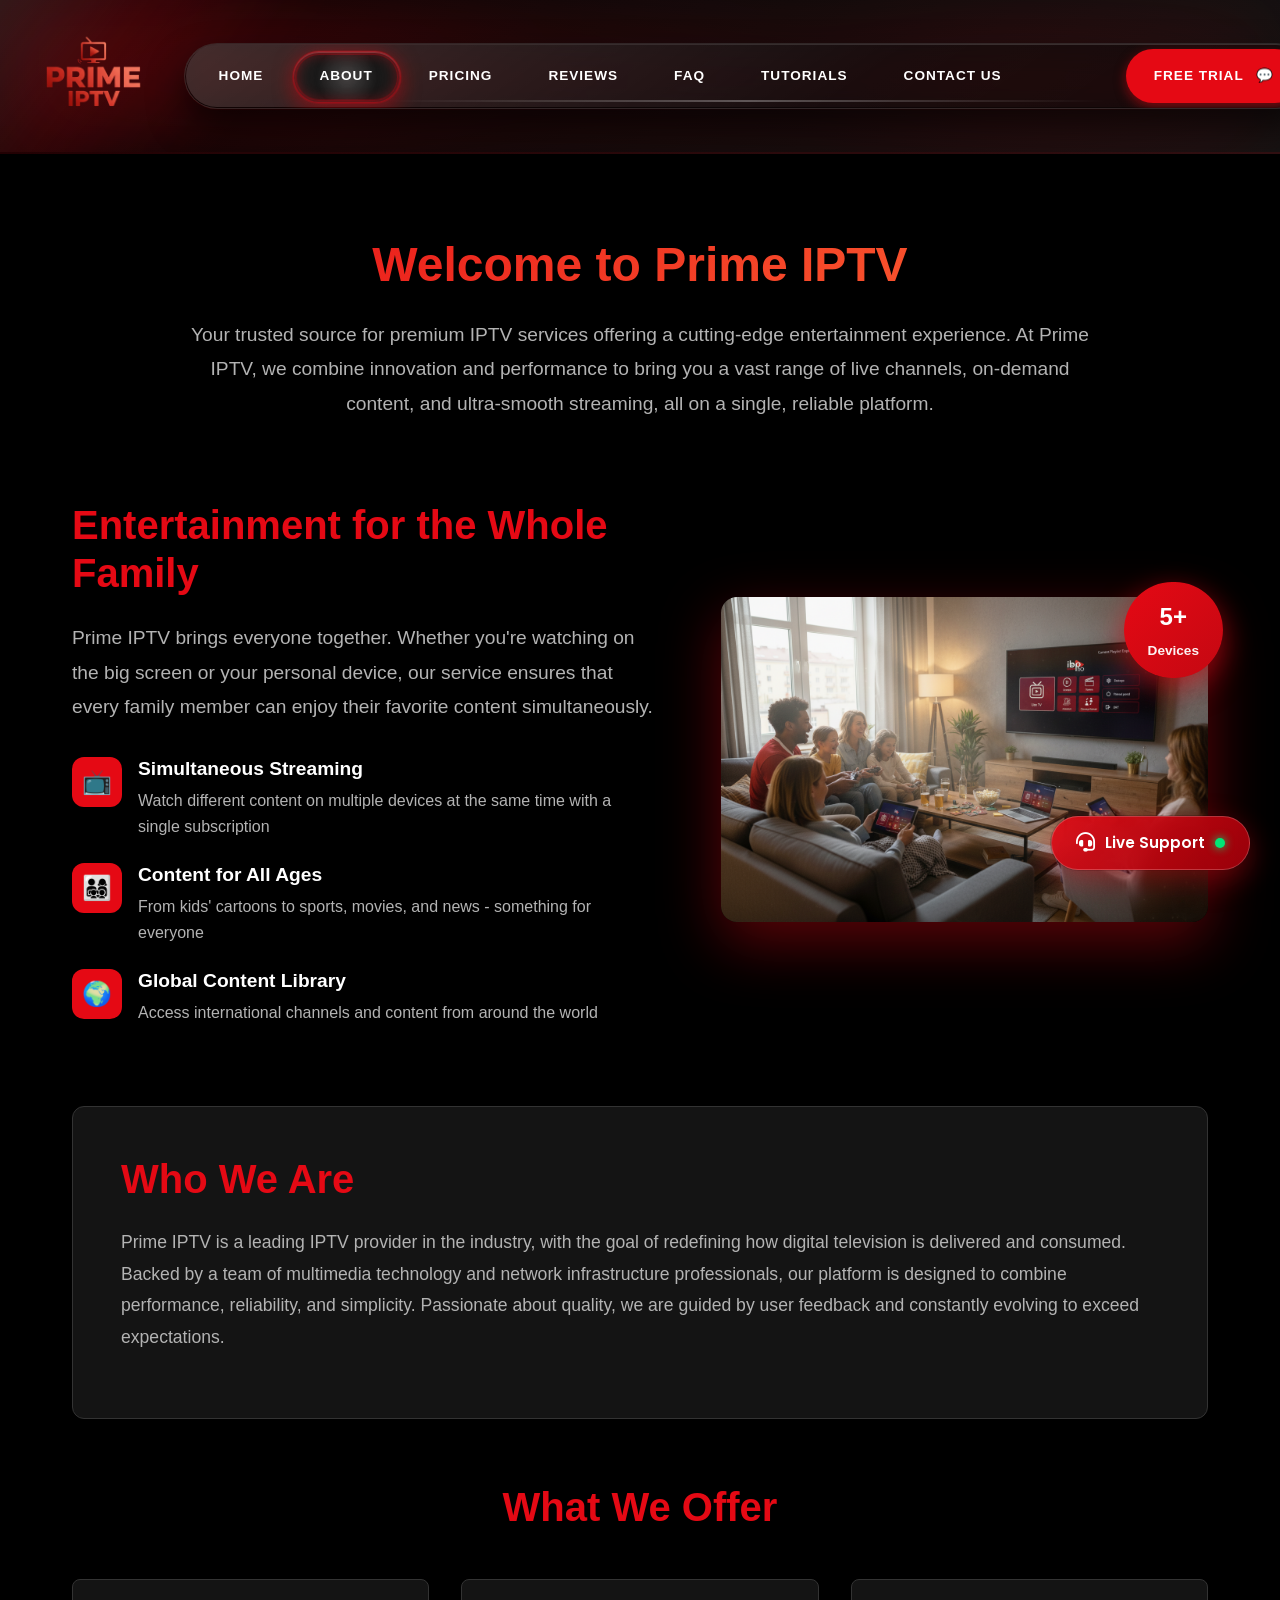
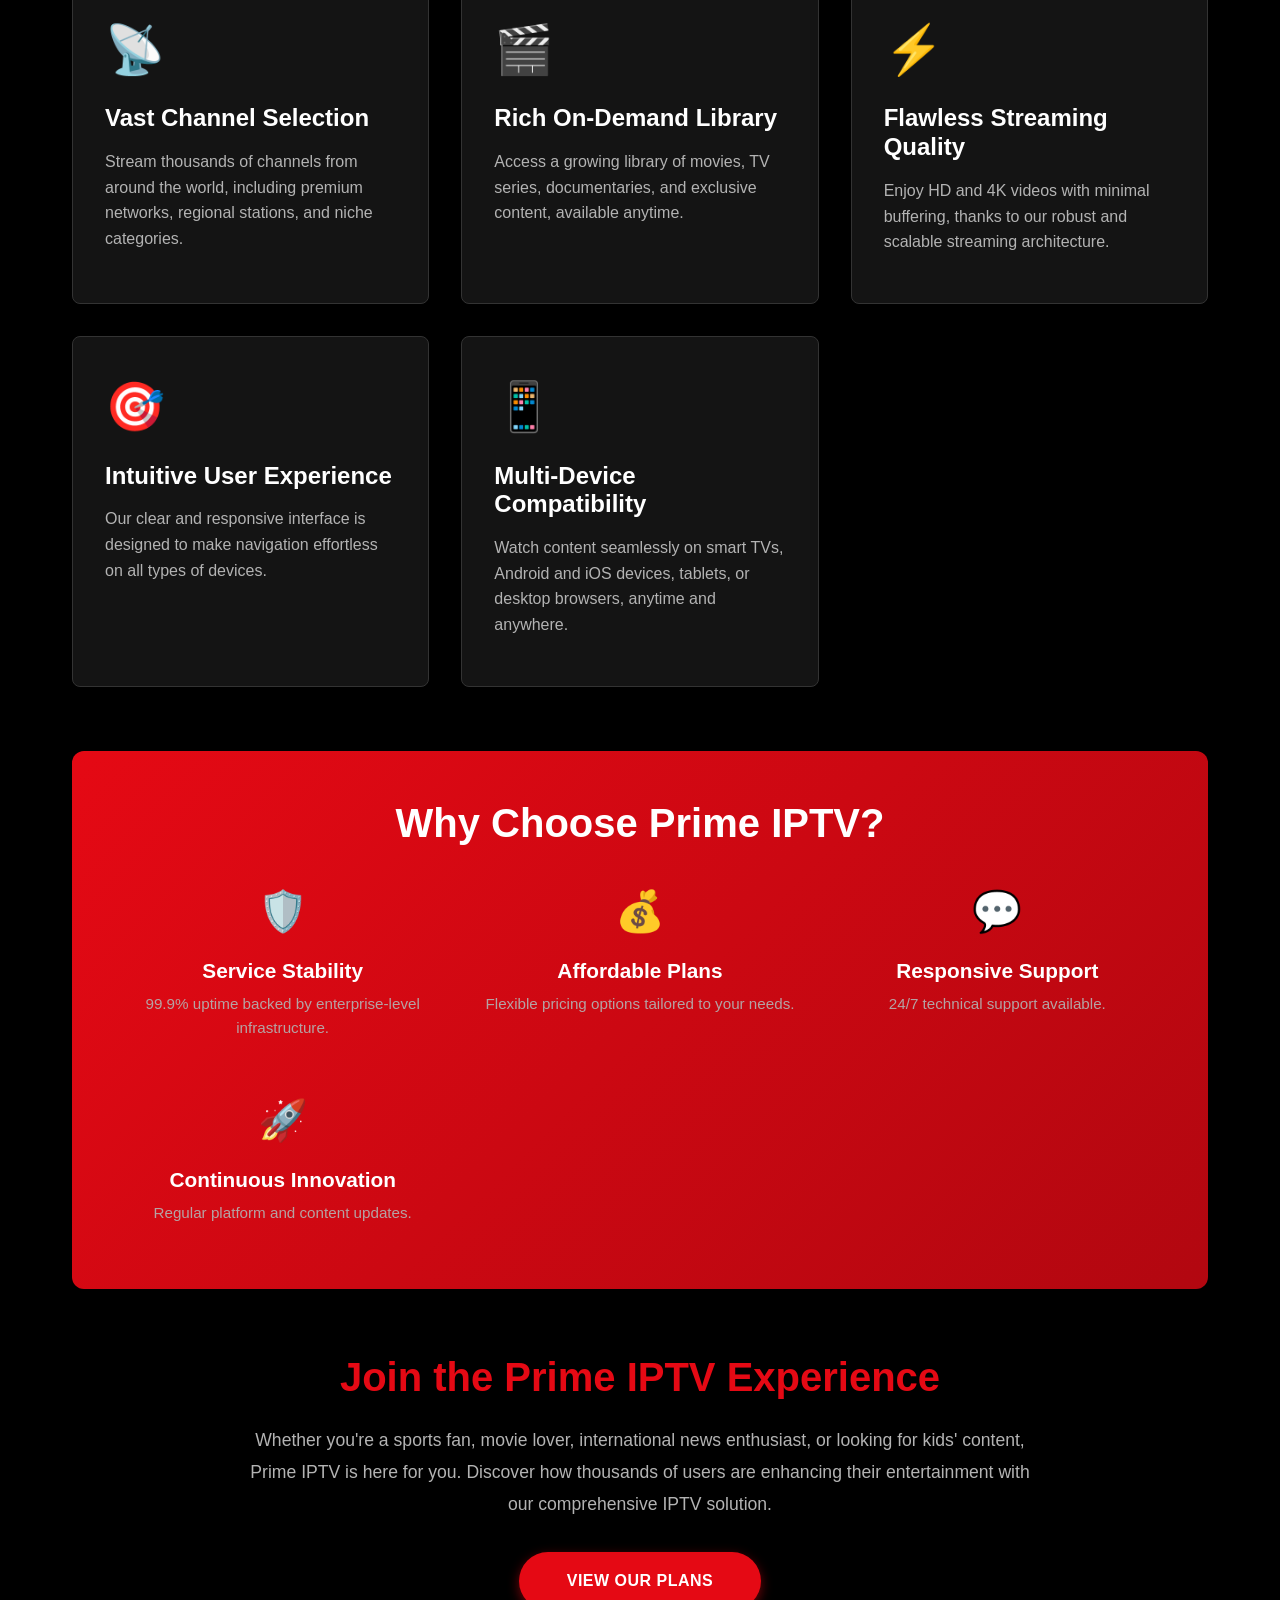
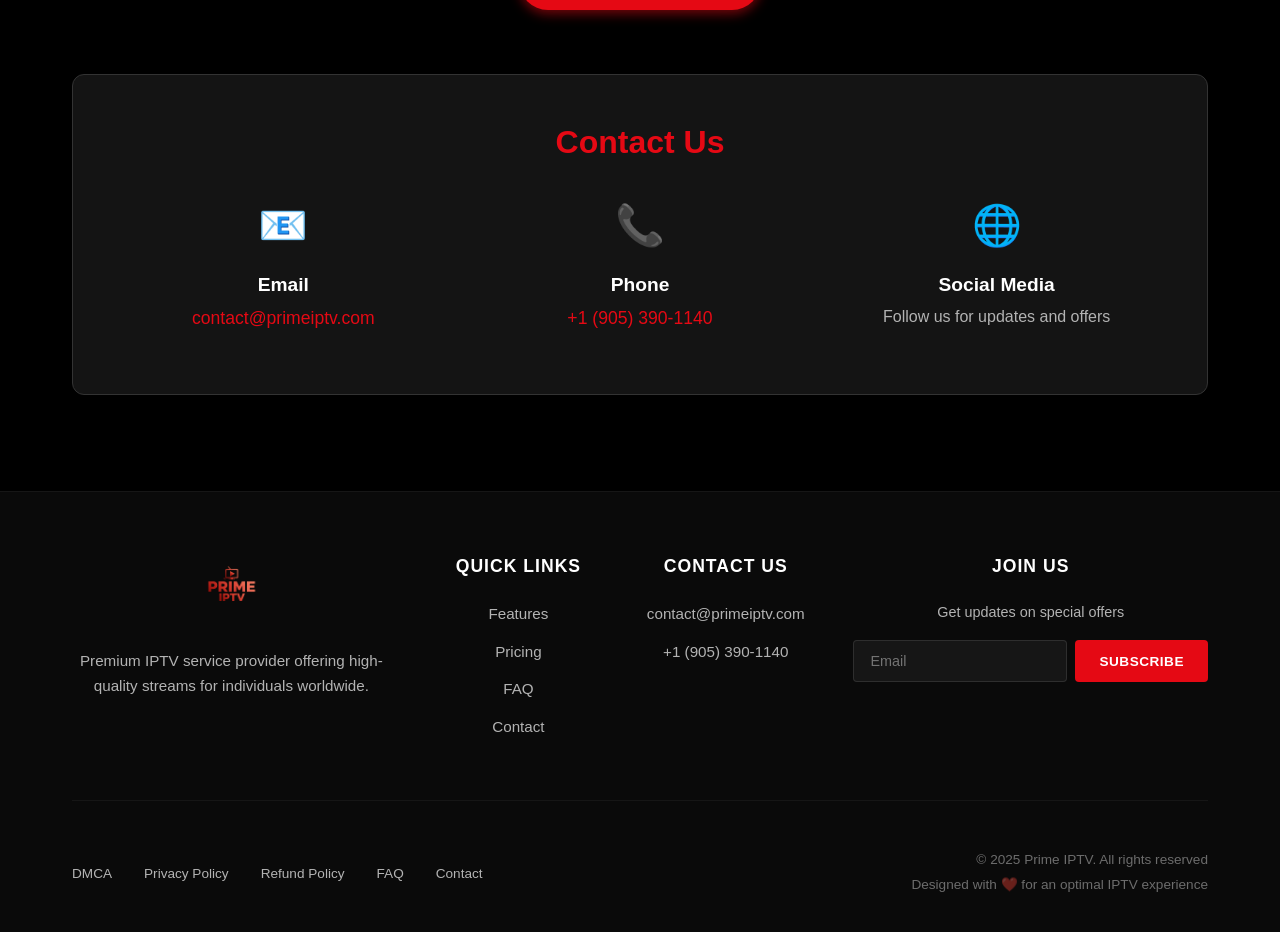
<file: about.html>
<!DOCTYPE html>
<html lang="en">
<head>
    <meta charset="UTF-8">
    <meta name="viewport" content="width=device-width, initial-scale=1.0">
    <title>About Us - Prime IPTV</title>
    <link rel="icon" type="image/png" href="assets/logo.png">
    <link rel="shortcut icon" type="image/png" href="assets/logo.png">
    <link rel="preconnect" href="https://fonts.googleapis.com">
    <link rel="preconnect" href="https://fonts.gstatic.com" crossorigin>
    <link href="https://fonts.googleapis.com/css2?family=Inter:wght@400;500;600;700&family=Poppins:wght@600;700;800&display=swap" rel="stylesheet">
    <link rel="stylesheet" href="https://cdnjs.cloudflare.com/ajax/libs/font-awesome/6.4.0/css/all.min.css">
    <link rel="stylesheet" href="styles.css">
</head>
<body>

<!-- Header -->
<header class="site-header">
    <div class="container header-inner">
        <a href="index.html" class="site-logo-link">
            <img src="assets/logo.png" alt="Prime IPTV Logo" class="site-logo-img">
        </a>
        
        <!-- Responsive Nav -->
        <nav class="main-navigation">
            <ul id="primary-menu" class="nav-links">
                <li><a href="index.html">Home</a></li>
                <li><a href="about.html" class="active">About</a></li>
                <li><a href="pricing.html">Pricing</a></li>
                <li><a href="reviews.html">Reviews</a></li>
                <li><a href="faq.html">FAQ</a></li>
                <li><a href="tutorials.html">Tutorials</a></li>
                <li><a href="support.html">Contact us</a></li>
                <li class="nav-cta">
                    <a href="https://wa.me/19053901140?text=Hello%2C%20I%27m%20interested%20in%20a%20free%20trial%20of%20Prime%20IPTV" target="_blank" class="btn-free-trial">
                        <span>Free Trial</span>
                        <span style="margin-left: 0.5rem;">💬</span>
                    </a>
                </li>
            </ul>
        </nav>
        
        <!-- Mobile Controls -->
        <div class="mobile-controls">
            <a href="https://wa.me/19053901140?text=Hello%2C%20I%27m%20interested%20in%20a%20free%20trial%20of%20Prime%20IPTV" target="_blank" class="btn-free-trial-mobile">
                <span>Free Trial</span>
            </a>
            <button class="mobile-menu-btn" aria-label="Toggle mobile menu" aria-expanded="false" aria-controls="primary-menu">
                <i class="fas fa-bars"></i>
            </button>
        </div>
    </div>
</header>

<!-- About Section -->
<section class="section about-section" style="background: #000; padding: 6rem 0;">
    <div class="container" style="max-width: 1200px;">
        <!-- Welcome Section -->
        <div style="text-align: center; margin-bottom: 5rem;">
            <h1 style="font-size: 3rem; margin-bottom: 1.5rem; background: linear-gradient(135deg, var(--netflix-red) 0%, #ff6b35 100%); -webkit-background-clip: text; background-clip: text; -webkit-text-fill-color: transparent;">Welcome to Prime IPTV</h1>
            <p style="font-size: 1.2rem; line-height: 1.8; color: var(--text-secondary); max-width: 900px; margin: 0 auto;">
                Your trusted source for premium IPTV services offering a cutting-edge entertainment experience. At Prime IPTV, we combine innovation and performance to bring you a vast range of live channels, on-demand content, and ultra-smooth streaming, all on a single, reliable platform.
            </p>
        </div>

        <!-- Family Experience Section with Image -->
        <div style="display: grid; grid-template-columns: 1.2fr 1fr; gap: 4rem; align-items: center; margin-bottom: 5rem;">
            <!-- Content Side -->
            <div>
                <h2 style="font-size: 2.5rem; margin-bottom: 1.5rem; color: var(--netflix-red); font-weight: 700;">Entertainment for the Whole Family</h2>
                <p style="font-size: 1.2rem; line-height: 1.8; color: var(--text-secondary); margin-bottom: 2rem;">
                    Prime IPTV brings everyone together. Whether you're watching on the big screen or your personal device, our service ensures that every family member can enjoy their favorite content simultaneously.
                </p>
                
                <div style="display: grid; gap: 1.5rem;">
                    <div style="display: flex; align-items: start; gap: 1rem;">
                        <div style="background: var(--netflix-red); width: 50px; height: 50px; border-radius: 12px; display: flex; align-items: center; justify-content: center; flex-shrink: 0;">
                            <span style="font-size: 1.5rem;">📺</span>
                        </div>
                        <div>
                            <h4 style="color: white; margin-bottom: 0.5rem; font-size: 1.2rem;">Simultaneous Streaming</h4>
                            <p style="color: var(--text-secondary); font-size: 1rem; margin: 0; line-height: 1.6;">Watch different content on multiple devices at the same time with a single subscription</p>
                        </div>
                    </div>
                    
                    <div style="display: flex; align-items: start; gap: 1rem;">
                        <div style="background: var(--netflix-red); width: 50px; height: 50px; border-radius: 12px; display: flex; align-items: center; justify-content: center; flex-shrink: 0;">
                            <span style="font-size: 1.5rem;">👨‍👩‍👧‍👦</span>
                        </div>
                        <div>
                            <h4 style="color: white; margin-bottom: 0.5rem; font-size: 1.2rem;">Content for All Ages</h4>
                            <p style="color: var(--text-secondary); font-size: 1rem; margin: 0; line-height: 1.6;">From kids' cartoons to sports, movies, and news - something for everyone</p>
                        </div>
                    </div>
                    
                    <div style="display: flex; align-items: start; gap: 1rem;">
                        <div style="background: var(--netflix-red); width: 50px; height: 50px; border-radius: 12px; display: flex; align-items: center; justify-content: center; flex-shrink: 0;">
                            <span style="font-size: 1.5rem;">🌍</span>
                        </div>
                        <div>
                            <h4 style="color: white; margin-bottom: 0.5rem; font-size: 1.2rem;">Global Content Library</h4>
                            <p style="color: var(--text-secondary); font-size: 1rem; margin: 0; line-height: 1.6;">Access international channels and content from around the world</p>
                        </div>
                    </div>
                </div>
            </div>
            
            <!-- Image Side -->
            <div style="position: relative;">
                <img src="images/Gemini_Generated_Image_rj2241rj2241rj22.png" alt="Family Enjoying IPTV Together" style="width: 100%; border-radius: 16px; box-shadow: 0 20px 60px rgba(229, 9, 20, 0.4);">
                <div style="position: absolute; top: -15px; right: -15px; background: linear-gradient(135deg, var(--netflix-red) 0%, #c40812 100%); color: white; padding: 1rem 1.5rem; border-radius: 50px; font-weight: 700; box-shadow: 0 10px 30px rgba(229, 9, 20, 0.6); text-align: center;">
                    <div style="font-size: 1.5rem; margin-bottom: 0.2rem;">5+</div>
                    <div style="font-size: 0.85rem; opacity: 0.95;">Devices</div>
                </div>
            </div>
        </div>

        <!-- Who We Are -->
        <div style="background: var(--dark-card); padding: 3rem; border-radius: 12px; margin-bottom: 4rem; border: 1px solid var(--border-dark);">
            <h2 style="font-size: 2.5rem; margin-bottom: 1.5rem; color: var(--netflix-red);">Who We Are</h2>
            <p style="font-size: 1.1rem; line-height: 1.8; color: var(--text-secondary);">
                Prime IPTV is a leading IPTV provider in the industry, with the goal of redefining how digital television is delivered and consumed. Backed by a team of multimedia technology and network infrastructure professionals, our platform is designed to combine performance, reliability, and simplicity. Passionate about quality, we are guided by user feedback and constantly evolving to exceed expectations.
            </p>
        </div>

        <!-- What We Offer -->
        <div style="margin-bottom: 4rem;">
            <h2 style="font-size: 2.5rem; margin-bottom: 3rem; text-align: center; color: var(--netflix-red);">What We Offer</h2>
            <div style="display: grid; grid-template-columns: repeat(auto-fit, minmax(300px, 1fr)); gap: 2rem;">
                <div style="background: var(--dark-card); padding: 2rem; border-radius: 8px; border: 1px solid var(--border-dark); transition: transform 0.3s ease;">
                    <div style="font-size: 3rem; margin-bottom: 1rem;">📡</div>
                    <h3 style="font-size: 1.5rem; margin-bottom: 1rem; color: white;">Vast Channel Selection</h3>
                    <p style="color: var(--text-secondary); line-height: 1.6;">Stream thousands of channels from around the world, including premium networks, regional stations, and niche categories.</p>
                </div>
                
                <div style="background: var(--dark-card); padding: 2rem; border-radius: 8px; border: 1px solid var(--border-dark); transition: transform 0.3s ease;">
                    <div style="font-size: 3rem; margin-bottom: 1rem;">🎬</div>
                    <h3 style="font-size: 1.5rem; margin-bottom: 1rem; color: white;">Rich On-Demand Library</h3>
                    <p style="color: var(--text-secondary); line-height: 1.6;">Access a growing library of movies, TV series, documentaries, and exclusive content, available anytime.</p>
                </div>
                
                <div style="background: var(--dark-card); padding: 2rem; border-radius: 8px; border: 1px solid var(--border-dark); transition: transform 0.3s ease;">
                    <div style="font-size: 3rem; margin-bottom: 1rem;">⚡</div>
                    <h3 style="font-size: 1.5rem; margin-bottom: 1rem; color: white;">Flawless Streaming Quality</h3>
                    <p style="color: var(--text-secondary); line-height: 1.6;">Enjoy HD and 4K videos with minimal buffering, thanks to our robust and scalable streaming architecture.</p>
                </div>
                
                <div style="background: var(--dark-card); padding: 2rem; border-radius: 8px; border: 1px solid var(--border-dark); transition: transform 0.3s ease;">
                    <div style="font-size: 3rem; margin-bottom: 1rem;">🎯</div>
                    <h3 style="font-size: 1.5rem; margin-bottom: 1rem; color: white;">Intuitive User Experience</h3>
                    <p style="color: var(--text-secondary); line-height: 1.6;">Our clear and responsive interface is designed to make navigation effortless on all types of devices.</p>
                </div>
                
                <div style="background: var(--dark-card); padding: 2rem; border-radius: 8px; border: 1px solid var(--border-dark); transition: transform 0.3s ease;">
                    <div style="font-size: 3rem; margin-bottom: 1rem;">📱</div>
                    <h3 style="font-size: 1.5rem; margin-bottom: 1rem; color: white;">Multi-Device Compatibility</h3>
                    <p style="color: var(--text-secondary); line-height: 1.6;">Watch content seamlessly on smart TVs, Android and iOS devices, tablets, or desktop browsers, anytime and anywhere.</p>
                </div>
            </div>
        </div>

        <!-- Why Choose Prime IPTV -->
        <div style="background: linear-gradient(135deg, var(--netflix-red) 0%, var(--netflix-red-dark) 100%); padding: 3rem; border-radius: 12px; margin-bottom: 4rem;">
            <h2 style="font-size: 2.5rem; margin-bottom: 2rem; text-align: center;">Why Choose Prime IPTV?</h2>
            <div style="display: grid; grid-template-columns: repeat(auto-fit, minmax(250px, 1fr)); gap: 2rem;">
                <div style="text-align: center;">
                    <div style="font-size: 2.5rem; margin-bottom: 1rem;">🛡️</div>
                    <h3 style="font-size: 1.3rem; margin-bottom: 0.5rem;">Service Stability</h3>
                    <p style="font-size: 0.95rem; opacity: 0.9;">99.9% uptime backed by enterprise-level infrastructure.</p>
                </div>
                
                <div style="text-align: center;">
                    <div style="font-size: 2.5rem; margin-bottom: 1rem;">💰</div>
                    <h3 style="font-size: 1.3rem; margin-bottom: 0.5rem;">Affordable Plans</h3>
                    <p style="font-size: 0.95rem; opacity: 0.9;">Flexible pricing options tailored to your needs.</p>
                </div>
                
                <div style="text-align: center;">
                    <div style="font-size: 2.5rem; margin-bottom: 1rem;">💬</div>
                    <h3 style="font-size: 1.3rem; margin-bottom: 0.5rem;">Responsive Support</h3>
                    <p style="font-size: 0.95rem; opacity: 0.9;">24/7 technical support available.</p>
                </div>
                
                <div style="text-align: center;">
                    <div style="font-size: 2.5rem; margin-bottom: 1rem;">🚀</div>
                    <h3 style="font-size: 1.3rem; margin-bottom: 0.5rem;">Continuous Innovation</h3>
                    <p style="font-size: 0.95rem; opacity: 0.9;">Regular platform and content updates.</p>
                </div>
            </div>
        </div>

        <!-- Join Experience -->
        <div style="text-align: center; margin-bottom: 4rem;">
            <h2 style="font-size: 2.5rem; margin-bottom: 1.5rem; color: var(--netflix-red);">Join the Prime IPTV Experience</h2>
            <p style="font-size: 1.1rem; line-height: 1.8; color: var(--text-secondary); max-width: 800px; margin: 0 auto 2rem;">
                Whether you're a sports fan, movie lover, international news enthusiast, or looking for kids' content, Prime IPTV is here for you. Discover how thousands of users are enhancing their entertainment with our comprehensive IPTV solution.
            </p>
            <a href="pricing.html" class="btn btn-primary" style="display: inline-block; padding: 1rem 3rem; background: var(--netflix-red); color: white; border-radius: 50px; font-weight: 700; text-transform: uppercase; text-decoration: none; transition: all 0.3s ease;">View Our Plans</a>
        </div>

        <!-- Contact Information -->
        <div style="background: var(--dark-card); padding: 3rem; border-radius: 12px; border: 1px solid var(--border-dark);">
            <h2 style="font-size: 2rem; margin-bottom: 2rem; text-align: center; color: var(--netflix-red);">Contact Us</h2>
            <div style="display: grid; grid-template-columns: repeat(auto-fit, minmax(250px, 1fr)); gap: 2rem; text-align: center;">
                <div>
                    <div style="font-size: 2.5rem; margin-bottom: 1rem;">📧</div>
                    <h3 style="font-size: 1.2rem; margin-bottom: 0.5rem;">Email</h3>
                    <a href="mailto:contact@primeiptv.com" style="color: var(--netflix-red); text-decoration: none; font-size: 1.1rem;">contact@primeiptv.com</a>
                </div>
                
                <div>
                    <div style="font-size: 2.5rem; margin-bottom: 1rem;">📞</div>
                    <h3 style="font-size: 1.2rem; margin-bottom: 0.5rem;">Phone</h3>
                    <a href="tel:+19053901140" style="color: var(--netflix-red); text-decoration: none; font-size: 1.1rem;">+1 (905) 390-1140</a>
                </div>
                
                <div>
                    <div style="font-size: 2.5rem; margin-bottom: 1rem;">🌐</div>
                    <h3 style="font-size: 1.2rem; margin-bottom: 0.5rem;">Social Media</h3>
                    <p style="color: var(--text-secondary);">Follow us for updates and offers</p>
                </div>
            </div>
        </div>
    </div>
</section>

<!-- Footer -->
<footer class="site-footer">
    <div class="container">
        <div class="footer-content">
            <!-- Brand Section -->
            <div class="footer-brand">
                <img src="assets/logo.png" alt="Prime IPTV Logo" class="footer-logo">
                <p class="footer-description">Premium IPTV service provider offering high-quality streams for individuals worldwide.</p>
            </div>

            <!-- Quick Links -->
            <div class="footer-links">
                <h4>Quick Links</h4>
                <ul>
                    <li><a href="index.html">Features</a></li>
                    <li><a href="pricing.html">Pricing</a></li>
                    <li><a href="faq.html">FAQ</a></li>
                    <li><a href="support.html">Contact</a></li>
                </ul>
            </div>

            <!-- Contact Section -->
            <div class="footer-contact">
                <h4>Contact Us</h4>
                <ul>
                    <li><a href="mailto:contact@primeiptv.com">contact@primeiptv.com</a></li>
                    <li><a href="tel:+19053901140">+1 (905) 390-1140</a></li>
                </ul>
            </div>

            <!-- Newsletter Section -->
            <div class="footer-newsletter">
                <h4>Join Us</h4>
                <p>Get updates on special offers</p>
                <form class="newsletter-form">
                    <input type="email" placeholder="Email" required>
                    <button type="submit">SUBSCRIBE</button>
                </form>
            </div>
        </div>

        <!-- Footer Bottom -->
        <div class="footer-bottom">
            <div class="footer-bottom-links">
                <a href="#">DMCA</a>
                <a href="#">Privacy Policy</a>
                <a href="#">Refund Policy</a>
                <a href="faq.html">FAQ</a>
                <a href="support.html">Contact</a>
            </div>
            <div class="footer-copyright">
                <p>© 2025 Prime IPTV. All rights reserved</p>
                <p>Designed with ❤️ for an optimal IPTV experience</p>
            </div>
        </div>
    </div>
    <div class="custom-chat-btn" onclick="Tawk_API.toggle()">
    <i class="fas fa-headset"></i> 
    <span>Live Support</span>
    <div class="online-dot"></div>
</div>
</footer>

<script defer src="js/nav-indicator.js"></script>

<script>
    // Mobile Menu Toggle
    document.addEventListener('DOMContentLoaded', function() {
        const btn = document.querySelector('.mobile-menu-btn');
        const links = document.getElementById('primary-menu');
        
        if (!btn || !links) return;

        const icon = btn.querySelector('i');

        function closeMenu() {
            links.classList.remove('is-open');
            btn.classList.remove('active');
            btn.setAttribute('aria-expanded', 'false');
            if (icon) icon.className = 'fas fa-bars';
        }

        btn.addEventListener('click', function() {
            const open = links.classList.toggle('is-open');
            btn.classList.toggle('active', open);
            btn.setAttribute('aria-expanded', String(open));
            if (icon) icon.className = open ? 'fas fa-times' : 'fas fa-bars';
        });

        // Close on link click (mobile)
        links.querySelectorAll('a').forEach(function(a) {
            a.addEventListener('click', function() {
                closeMenu();
            });
        });

        // Close if resized to desktop
        window.addEventListener('resize', function() {
            if (window.innerWidth > 900) closeMenu();
        });
    });

    // Sticky Header
    window.addEventListener('scroll', function() {
        const header = document.querySelector('.site-header');
        if (window.scrollY > 50) {
            header.classList.add('scrolled');
        } else {
            header.classList.remove('scrolled');
        }
    });

    // Smooth Scroll
    document.querySelectorAll('a[href^="#"]').forEach(anchor => {
        anchor.addEventListener('click', function(e) {
            e.preventDefault();
            const target = document.querySelector(this.getAttribute('href'));
            if (target) {
                target.scrollIntoView({ behavior: 'smooth' });
            }
        });
    });
</script>
<!--Start of Tawk.to Script-->
<script type="text/javascript">
var Tawk_API=Tawk_API||{}, Tawk_LoadStart=new Date();
(function(){
var s1=document.createElement("script"),s0=document.getElementsByTagName("script")[0];
s1.async=true;
s1.src='https://embed.tawk.to/694137d2ab0cd21983772d59/1jcjc43o6';
s1.charset='UTF-8';
s1.setAttribute('crossorigin','*');
s0.parentNode.insertBefore(s1,s0);
})();
</script>
<!--End of Tawk.to Script-->
<script type="text/javascript">
var Tawk_API=Tawk_API||{}, Tawk_LoadStart=new Date();

// --- NEW LOGIC: Hide Button when Chat Opens ---
Tawk_API.onChatMaximized = function(){
    // When chat opens, hide the custom button
    var btn = document.querySelector('.custom-chat-btn');
    if(btn) btn.style.display = 'none';
};

Tawk_API.onChatMinimized = function(){
    // When chat closes, bring back the custom button
    var btn = document.querySelector('.custom-chat-btn');
    if(btn) btn.style.display = 'flex';
};
// ----------------------------------------------

(function(){
var s1=document.createElement("script"),s0=document.getElementsByTagName("script")[0];
s1.async=true;
s1.src='https://embed.tawk.to/6933316729e54f197c444ed2/1jbnvi01i';
s1.charset='UTF-8';
s1.setAttribute('crossorigin','*');
s0.parentNode.insertBefore(s1,s0);
})();
</script>
</body>
</html>
</file>
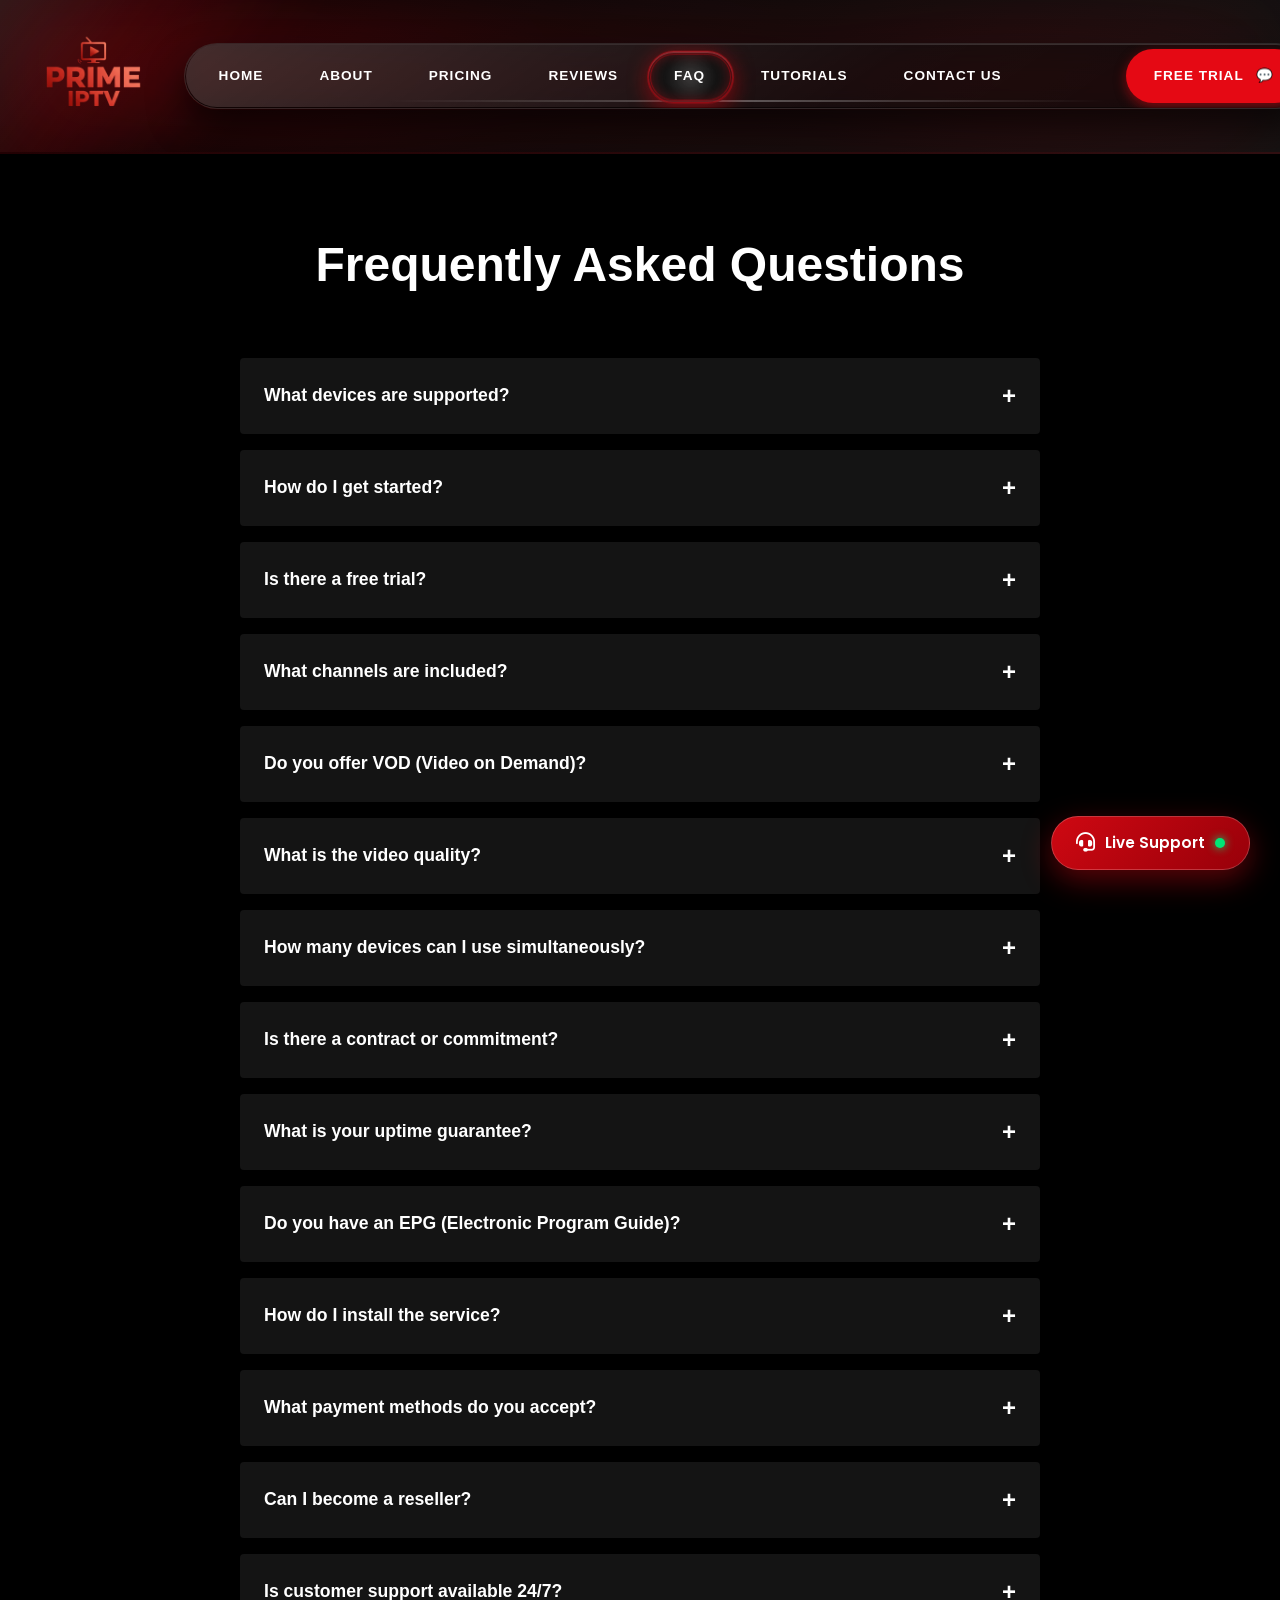
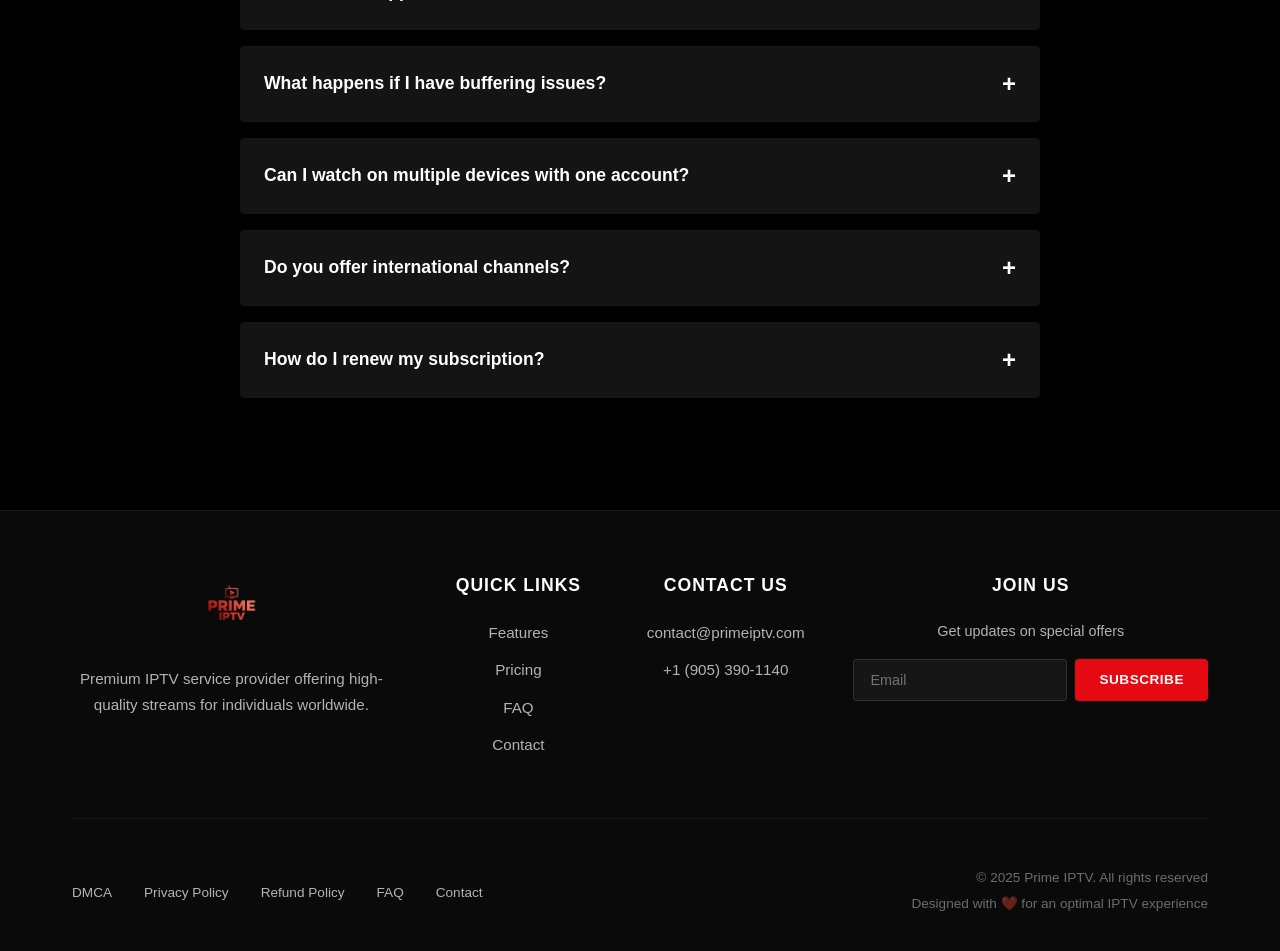
<file: faq.html>
<!DOCTYPE html>
<html lang="en">
<head>
    <meta charset="UTF-8">
    <meta name="viewport" content="width=device-width, initial-scale=1.0">
    <title>FAQ - Prime IPTV</title>
    <link rel="icon" type="image/png" href="assets/logo.png">
    <link rel="shortcut icon" type="image/png" href="assets/logo.png">
    <link rel="preconnect" href="https://fonts.googleapis.com">
    <link rel="preconnect" href="https://fonts.gstatic.com" crossorigin>
    <link href="https://fonts.googleapis.com/css2?family=Inter:wght@400;500;600;700&family=Poppins:wght@600;700;800&display=swap" rel="stylesheet">
    <link rel="stylesheet" href="https://cdnjs.cloudflare.com/ajax/libs/font-awesome/6.4.0/css/all.min.css">
    <link rel="stylesheet" href="styles.css">
</head>
<body>

<!-- Header -->
<header class="site-header">
    <div class="container header-inner">
        <a href="index.html" class="site-logo-link">
            <img src="assets/logo.png" alt="Prime IPTV Logo" class="site-logo-img">
        </a>
        
        <!-- Responsive Nav -->
        <nav class="main-navigation">
            <ul id="primary-menu" class="nav-links">
                <li><a href="index.html">Home</a></li>
                <li><a href="about.html">About</a></li>
                <li><a href="pricing.html">Pricing</a></li>
                <li><a href="reviews.html">Reviews</a></li>
                <li><a href="faq.html" class="active">FAQ</a></li>
                <li><a href="tutorials.html">Tutorials</a></li>
                <li><a href="support.html">Contact us</a></li>
                <li class="nav-cta">
                    <a href="https://wa.me/19053901140?text=Hello%2C%20I%27m%20interested%20in%20a%20free%20trial%20of%20Prime%20IPTV" target="_blank" class="btn-free-trial">
                        <span>Free Trial</span>
                        <span style="margin-left: 0.5rem;">💬</span>
                    </a>
                </li>
            </ul>
        </nav>
        
        <!-- Mobile Controls -->
        <div class="mobile-controls">
            <a href="https://wa.me/19053901140?text=Hello%2C%20I%27m%20interested%20in%20a%20free%20trial%20of%20Prime%20IPTV" target="_blank" class="btn-free-trial-mobile">
                <span>Free Trial</span>
            </a>
            <button class="mobile-menu-btn" aria-label="Toggle mobile menu" aria-expanded="false" aria-controls="primary-menu">
                <i class="fas fa-bars"></i>
            </button>
        </div>
    </div>
</header>

<!-- FAQ Section -->
<section class="section faq-section">
    <div class="container">
        <div class="section-title">
            <h2>Frequently Asked Questions</h2>
        </div>
        <div class="faq-container">
            <div class="faq-item">
                <button class="faq-question">
                    What devices are supported?
                    <span class="faq-icon">+</span>
                </button>
                <div class="faq-answer">
                    <div class="faq-answer-content">Our IPTV service works on Smart TVs, Android/iOS phones and tablets, computers (Windows/Mac), Fire Stick, Apple TV, Android boxes, and more.</div>
                </div>
            </div>
            <div class="faq-item">
                <button class="faq-question">
                    How do I get started?
                    <span class="faq-icon">+</span>
                </button>
                <div class="faq-answer">
                    <div class="faq-answer-content">Choose a subscription plan, complete checkout via Shopify, and you'll receive login credentials via email within minutes.</div>
                </div>
            </div>
            <div class="faq-item">
                <button class="faq-question">
                    Is there a free trial?
                    <span class="faq-icon">+</span>
                </button>
                <div class="faq-answer">
                    <div class="faq-answer-content">We offer a 7-day money-back guarantee on all plans. If you're not satisfied, request a full refund.</div>
                </div>
            </div>
            <div class="faq-item">
                <button class="faq-question">
                    What channels are included?
                    <span class="faq-icon">+</span>
                </button>
                <div class="faq-answer">
                    <div class="faq-answer-content">Over 40,000+ live channels including sports, movies, entertainment, news, kids content, and international channels from around the world.</div>
                </div>
            </div>
            
            <div class="faq-item">
                <button class="faq-question">
                    Do you offer VOD (Video on Demand)?
                    <span class="faq-icon">+</span>
                </button>
                <div class="faq-answer">
                    <div class="faq-answer-content">Yes! We offer 90,000+ movies and series on demand. Watch your favorite content anytime.</div>
                </div>
            </div>
            
            <div class="faq-item">
                <button class="faq-question">
                    What is the video quality?
                    <span class="faq-icon">+</span>
                </button>
                <div class="faq-answer">
                    <div class="faq-answer-content">We provide HD, Full HD, and 4K quality streams with minimal buffering thanks to our robust server infrastructure.</div>
                </div>
            </div>
            
            <div class="faq-item">
                <button class="faq-question">
                    How many devices can I use simultaneously?
                    <span class="faq-icon">+</span>
                </button>
                <div class="faq-answer">
                    <div class="faq-answer-content">Depending on your plan, you can use 1 to 5 devices at the same time. Choose the plan that fits your needs.</div>
                </div>
            </div>
            
            <div class="faq-item">
                <button class="faq-question">
                    Is there a contract or commitment?
                    <span class="faq-icon">+</span>
                </button>
                <div class="faq-answer">
                    <div class="faq-answer-content">No contract required! You can cancel anytime. We offer flexible monthly, 3-month, 6-month, and yearly plans.</div>
                </div>
            </div>
            
            <div class="faq-item">
                <button class="faq-question">
                    What is your uptime guarantee?
                    <span class="faq-icon">+</span>
                </button>
                <div class="faq-answer">
                    <div class="faq-answer-content">We guarantee 99.9% uptime with enterprise-level infrastructure. Our anti-freeze system ensures smooth streaming.</div>
                </div>
            </div>
            
            <div class="faq-item">
                <button class="faq-question">
                    Do you have an EPG (Electronic Program Guide)?
                    <span class="faq-icon">+</span>
                </button>
                <div class="faq-answer">
                    <div class="faq-answer-content">Yes! We provide a complete EPG for all channels so you can see what's playing now and what's coming up.</div>
                </div>
            </div>
            
            <div class="faq-item">
                <button class="faq-question">
                    How do I install the service?
                    <span class="faq-icon">+</span>
                </button>
                <div class="faq-answer">
                    <div class="faq-answer-content">Installation is simple! After purchase, you'll receive login credentials and setup instructions. Most setups take less than 5 minutes.</div>
                </div>
            </div>
            
            <div class="faq-item">
                <button class="faq-question">
                    What payment methods do you accept?
                    <span class="faq-icon">+</span>
                </button>
                <div class="faq-answer">
                    <div class="faq-answer-content">We accept all major credit cards, PayPal, and other secure payment methods through our encrypted checkout system.</div>
                </div>
            </div>
            
            <div class="faq-item">
                <button class="faq-question">
                    Can I become a reseller?
                    <span class="faq-icon">+</span>
                </button>
                <div class="faq-answer">
                    <div class="faq-answer-content">Yes! We offer reseller programs with competitive pricing. Contact us for more details about becoming a Prime IPTV reseller.</div>
                </div>
            </div>
            
            <div class="faq-item">
                <button class="faq-question">
                    Is customer support available 24/7?
                    <span class="faq-icon">+</span>
                </button>
                <div class="faq-answer">
                    <div class="faq-answer-content">Absolutely! Our support team is available 24/7 via email, WhatsApp, and Telegram to assist you with any questions or issues.</div>
                </div>
            </div>
            
            <div class="faq-item">
                <button class="faq-question">
                    What happens if I have buffering issues?
                    <span class="faq-icon">+</span>
                </button>
                <div class="faq-answer">
                    <div class="faq-answer-content">Our anti-freeze system minimizes buffering. If you experience issues, our 24/7 support team will help optimize your connection and settings.</div>
                </div>
            </div>
            
            <div class="faq-item">
                <button class="faq-question">
                    Can I watch on multiple devices with one account?
                    <span class="faq-icon">+</span>
                </button>
                <div class="faq-answer">
                    <div class="faq-answer-content">Yes! Depending on your subscription plan, you can stream on 1-5 devices simultaneously from the same account.</div>
                </div>
            </div>
            
            <div class="faq-item">
                <button class="faq-question">
                    Do you offer international channels?
                    <span class="faq-icon">+</span>
                </button>
                <div class="faq-answer">
                    <div class="faq-answer-content">Yes! We offer channels from over 50 countries in multiple languages including English, French, Spanish, Arabic, and many more.</div>
                </div>
            </div>
            
            <div class="faq-item">
                <button class="faq-question">
                    How do I renew my subscription?
                    <span class="faq-icon">+</span>
                </button>
                <div class="faq-answer">
                    <div class="faq-answer-content">You'll receive renewal reminders via email. Simply log in to your account or contact our support team to renew your subscription easily.</div>
                </div>
            </div>
        </div>
    </div>
</section>

<!-- Footer -->
<footer class="site-footer">
    <div class="container">
        <div class="footer-content">
            <!-- Brand Section -->
            <div class="footer-brand">
                <img src="assets/logo.png" alt="Prime IPTV Logo" class="footer-logo">
                <p class="footer-description">Premium IPTV service provider offering high-quality streams for individuals worldwide.</p>
            </div>

            <!-- Quick Links -->
            <div class="footer-links">
                <h4>Quick Links</h4>
                <ul>
                    <li><a href="index.html">Features</a></li>
                    <li><a href="pricing.html">Pricing</a></li>
                    <li><a href="faq.html">FAQ</a></li>
                    <li><a href="support.html">Contact</a></li>
                </ul>
            </div>

            <!-- Contact Section -->
            <div class="footer-contact">
                <h4>Contact Us</h4>
                <ul>
                    <li><a href="mailto:contact@primeiptv.com">contact@primeiptv.com</a></li>
                    <li><a href="tel:+19053901140">+1 (905) 390-1140</a></li>
                </ul>
            </div>

            <!-- Newsletter Section -->
            <div class="footer-newsletter">
                <h4>Join Us</h4>
                <p>Get updates on special offers</p>
                <form class="newsletter-form">
                    <input type="email" placeholder="Email" required>
                    <button type="submit">SUBSCRIBE</button>
                </form>
            </div>
        </div>

        <!-- Footer Bottom -->
        <div class="footer-bottom">
            <div class="footer-bottom-links">
                <a href="#">DMCA</a>
                <a href="#">Privacy Policy</a>
                <a href="#">Refund Policy</a>
                <a href="faq.html">FAQ</a>
                <a href="support.html">Contact</a>
            </div>
            <div class="footer-copyright">
                <p>© 2025 Prime IPTV. All rights reserved</p>
                <p>Designed with ❤️ for an optimal IPTV experience</p>
            </div>
        </div>
    </div>
    <div class="custom-chat-btn" onclick="Tawk_API.toggle()">
    <i class="fas fa-headset"></i> 
    <span>Live Support</span>
    <div class="online-dot"></div>
</div>
</footer>

<script defer src="js/nav-indicator.js"></script>

<script>
    // Mobile Menu Toggle
    document.addEventListener('DOMContentLoaded', function() {
        const btn = document.querySelector('.mobile-menu-btn');
        const links = document.getElementById('primary-menu');
        
        if (!btn || !links) return;

        const icon = btn.querySelector('i');

        function closeMenu() {
            links.classList.remove('is-open');
            btn.classList.remove('active');
            btn.setAttribute('aria-expanded', 'false');
            if (icon) icon.className = 'fas fa-bars';
        }

        btn.addEventListener('click', function() {
            const open = links.classList.toggle('is-open');
            btn.classList.toggle('active', open);
            btn.setAttribute('aria-expanded', String(open));
            if (icon) icon.className = open ? 'fas fa-times' : 'fas fa-bars';
        });

        // Close on link click (mobile)
        links.querySelectorAll('a').forEach(function(a) {
            a.addEventListener('click', function() {
                closeMenu();
            });
        });

        // Close if resized to desktop
        window.addEventListener('resize', function() {
            if (window.innerWidth > 900) closeMenu();
        });
    });

    // Sticky Header
    window.addEventListener('scroll', function() {
        const header = document.querySelector('.site-header');
        if (window.scrollY > 50) {
            header.classList.add('scrolled');
        } else {
            header.classList.remove('scrolled');
        }
    });

    // FAQ Accordion
    document.querySelectorAll('.faq-question').forEach(button => {
        button.addEventListener('click', function() {
            const item = this.parentElement;
            item.classList.toggle('active');
        });
    });

    // Smooth Scroll
    document.querySelectorAll('a[href^="#"]').forEach(anchor => {
        anchor.addEventListener('click', function(e) {
            e.preventDefault();
            const target = document.querySelector(this.getAttribute('href'));
            if (target) {
                target.scrollIntoView({ behavior: 'smooth' });
            }
        });
    });
</script>
<!--Start of Tawk.to Script-->
<script type="text/javascript">
var Tawk_API=Tawk_API||{}, Tawk_LoadStart=new Date();
(function(){
var s1=document.createElement("script"),s0=document.getElementsByTagName("script")[0];
s1.async=true;
s1.src='https://embed.tawk.to/694137d2ab0cd21983772d59/1jcjc43o6';
s1.charset='UTF-8';
s1.setAttribute('crossorigin','*');
s0.parentNode.insertBefore(s1,s0);
})();
</script>
<!--End of Tawk.to Script-->
<script type="text/javascript">
var Tawk_API=Tawk_API||{}, Tawk_LoadStart=new Date();

// --- NEW LOGIC: Hide Button when Chat Opens ---
Tawk_API.onChatMaximized = function(){
    // When chat opens, hide the custom button
    var btn = document.querySelector('.custom-chat-btn');
    if(btn) btn.style.display = 'none';
};

Tawk_API.onChatMinimized = function(){
    // When chat closes, bring back the custom button
    var btn = document.querySelector('.custom-chat-btn');
    if(btn) btn.style.display = 'flex';
};
// ----------------------------------------------

(function(){
var s1=document.createElement("script"),s0=document.getElementsByTagName("script")[0];
s1.async=true;
s1.src='https://embed.tawk.to/6933316729e54f197c444ed2/1jbnvi01i';
s1.charset='UTF-8';
s1.setAttribute('crossorigin','*');
s0.parentNode.insertBefore(s1,s0);
})();
</script>
</body>
</html>
</file>
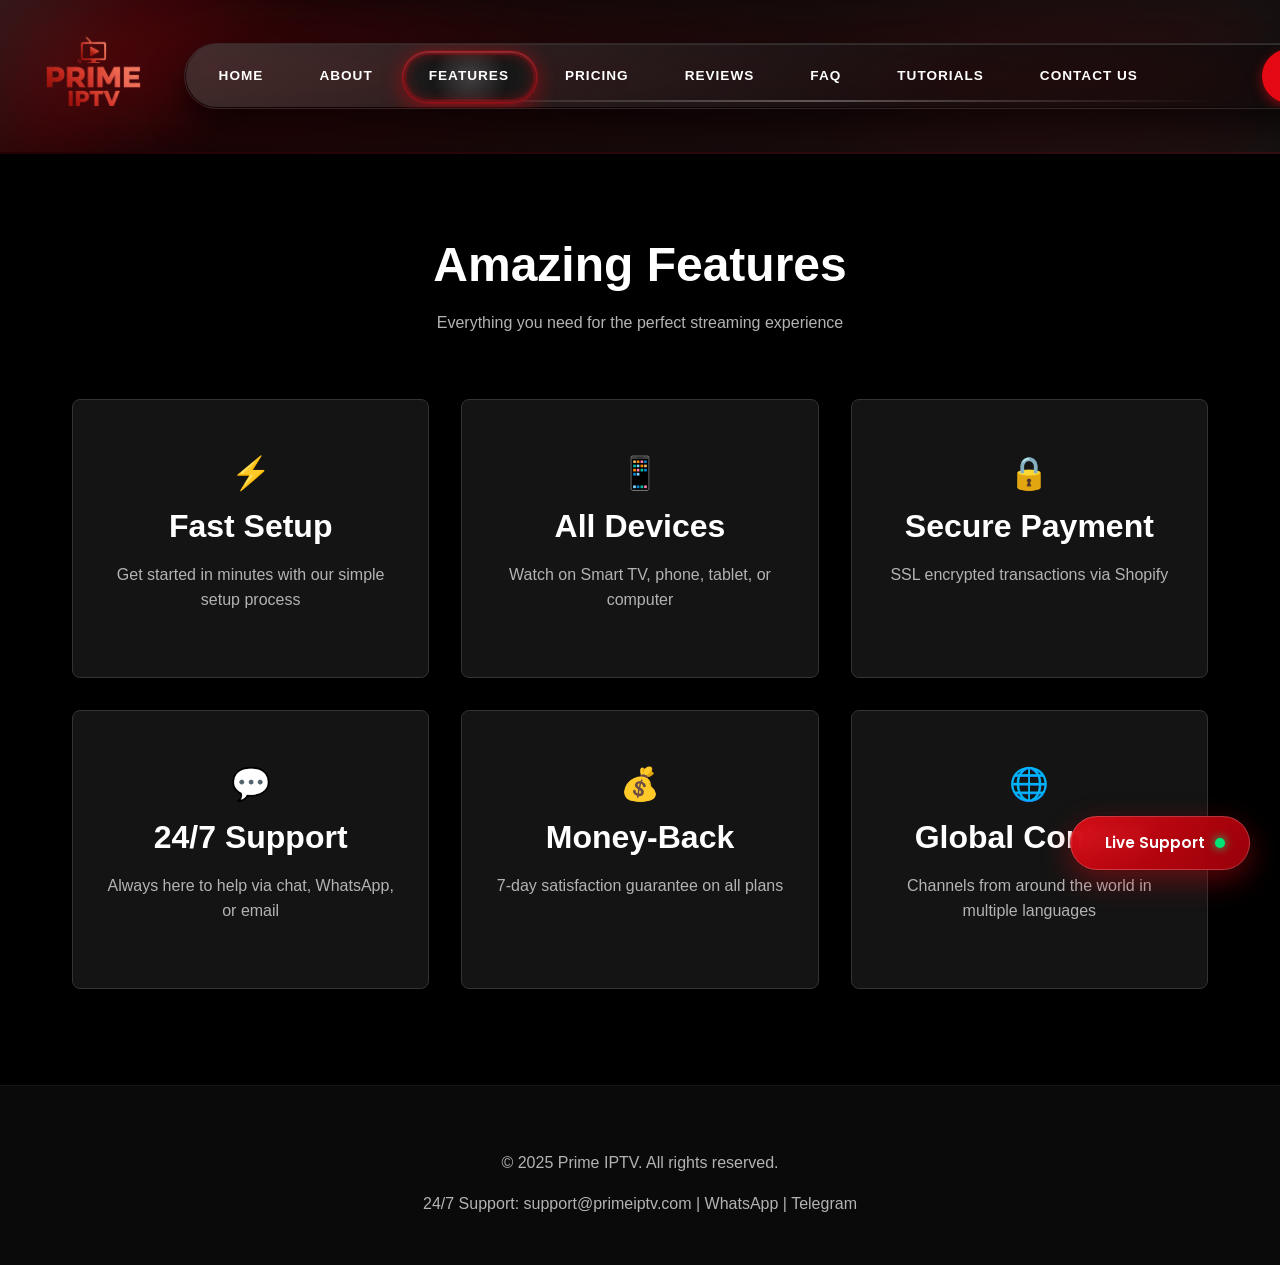
<file: features.html>
<!DOCTYPE html>
<html lang="en">
<head>
    <meta charset="UTF-8">
    <meta name="viewport" content="width=device-width, initial-scale=1.0">
    <title>Features - Prime IPTV</title>
    <link rel="preconnect" href="https://fonts.googleapis.com">
    <link rel="preconnect" href="https://fonts.gstatic.com" crossorigin>
    <link href="https://fonts.googleapis.com/css2?family=Inter:wght@400;500;600;700&family=Poppins:wght@600;700;800&display=swap" rel="stylesheet">
    <link rel="stylesheet" href="styles.css">
</head>
<body>

<!-- Header -->
<header class="site-header">
    <div class="container header-inner">
        <a href="index.html" class="site-logo-link">
            <img src="assets/logo.png" alt="Prime IPTV Logo" class="site-logo-img">
        </a>
        
        <!-- Responsive Nav -->
        <nav class="main-navigation">
            <ul id="primary-menu" class="nav-links">
                <li><a href="index.html">Home</a></li>
                <li><a href="about.html">About</a></li>
                <li><a href="features.html" class="active">Features</a></li>
                <li><a href="pricing.html">Pricing</a></li>
                <li><a href="reviews.html">Reviews</a></li>
                <li><a href="faq.html">FAQ</a></li>
                <li><a href="tutorials.html">Tutorials</a></li>
                <li><a href="support.html">Contact us</a></li>
                <li class="nav-cta">
                    <a href="https://wa.me/19053901140?text=Hello%2C%20I%27m%20interested%20in%20a%20free%20trial%20of%20Prime%20IPTV" target="_blank" class="btn-free-trial">
                        <span>Free Trial</span>
                        <span style="margin-left: 0.5rem;">💬</span>
                    </a>
                </li>
            </ul>
        </nav>
        
        <!-- Mobile Controls -->
        <div class="mobile-controls">
            <a href="https://wa.me/19053901140?text=Hello%2C%20I%27m%20interested%20in%20a%20free%20trial%20of%20Prime%20IPTV" target="_blank" class="btn-free-trial-mobile">
                <span>Free Trial</span>
            </a>
            <button class="mobile-menu-btn" aria-label="Toggle mobile menu" aria-expanded="false" aria-controls="primary-menu">
                <i class="fas fa-bars"></i>
            </button>
        </div>
    </div>
</header>

<!-- Features Section -->
<section class="section features-section">
    <div class="container">
        <div class="section-title">
            <h2>Amazing Features</h2>
            <p>Everything you need for the perfect streaming experience</p>
        </div>
        <div class="features-grid">
            <div class="feature-card">
                <div class="feature-icon">⚡</div>
                <h3>Fast Setup</h3>
                <p>Get started in minutes with our simple setup process</p>
            </div>
            <div class="feature-card">
                <div class="feature-icon">📱</div>
                <h3>All Devices</h3>
                <p>Watch on Smart TV, phone, tablet, or computer</p>
            </div>
            <div class="feature-card">
                <div class="feature-icon">🔒</div>
                <h3>Secure Payment</h3>
                <p>SSL encrypted transactions via Shopify</p>
            </div>
            <div class="feature-card">
                <div class="feature-icon">💬</div>
                <h3>24/7 Support</h3>
                <p>Always here to help via chat, WhatsApp, or email</p>
            </div>
            <div class="feature-card">
                <div class="feature-icon">💰</div>
                <h3>Money-Back</h3>
                <p>7-day satisfaction guarantee on all plans</p>
            </div>
            <div class="feature-card">
                <div class="feature-icon">🌐</div>
                <h3>Global Content</h3>
                <p>Channels from around the world in multiple languages</p>
            </div>
        </div>
    </div>
</section>

<!-- Footer -->
<footer class="site-footer">
    <div class="container">
        <p>&copy; 2025 Prime IPTV. All rights reserved.</p>
        <p style="margin-top: 1rem;">24/7 Support: support@primeiptv.com | WhatsApp | Telegram</p>
    </div>
    <div class="custom-chat-btn" onclick="Tawk_API.toggle()">
    <i class="fas fa-headset"></i> 
    <span>Live Support</span>
    <div class="online-dot"></div>
</div>
</footer>

<script defer src="js/nav-indicator.js"></script>

<script>
    // Mobile Menu Toggle
    document.addEventListener('DOMContentLoaded', function() {
        const btn = document.querySelector('.mobile-menu-btn');
        const links = document.getElementById('primary-menu');
        
        if (!btn || !links) return;

        const icon = btn.querySelector('i');

        function closeMenu() {
            links.classList.remove('is-open');
            btn.classList.remove('active');
            btn.setAttribute('aria-expanded', 'false');
            if (icon) icon.className = 'fas fa-bars';
        }

        btn.addEventListener('click', function() {
            const open = links.classList.toggle('is-open');
            btn.classList.toggle('active', open);
            btn.setAttribute('aria-expanded', String(open));
            if (icon) icon.className = open ? 'fas fa-times' : 'fas fa-bars';
        });

        // Close on link click (mobile)
        links.querySelectorAll('a').forEach(function(a) {
            a.addEventListener('click', function() {
                closeMenu();
            });
        });

        // Close if resized to desktop
        window.addEventListener('resize', function() {
            if (window.innerWidth > 900) closeMenu();
        });
    });

    // Sticky Header
    window.addEventListener('scroll', function() {
        const header = document.querySelector('.site-header');
        if (window.scrollY > 50) {
            header.classList.add('scrolled');
        } else {
            header.classList.remove('scrolled');
        }
    });

    // Smooth Scroll
    document.querySelectorAll('a[href^="#"]').forEach(anchor => {
        anchor.addEventListener('click', function(e) {
            e.preventDefault();
            const target = document.querySelector(this.getAttribute('href'));
            if (target) {
                target.scrollIntoView({ behavior: 'smooth' });
            }
        });
    });
</script>
<!--Start of Tawk.to Script-->
<script type="text/javascript">
var Tawk_API=Tawk_API||{}, Tawk_LoadStart=new Date();
(function(){
var s1=document.createElement("script"),s0=document.getElementsByTagName("script")[0];
s1.async=true;
s1.src='https://embed.tawk.to/694137d2ab0cd21983772d59/1jcjc43o6';
s1.charset='UTF-8';
s1.setAttribute('crossorigin','*');
s0.parentNode.insertBefore(s1,s0);
})();
</script>
<!--End of Tawk.to Script-->
<script type="text/javascript">
var Tawk_API=Tawk_API||{}, Tawk_LoadStart=new Date();

// --- NEW LOGIC: Hide Button when Chat Opens ---
Tawk_API.onChatMaximized = function(){
    // When chat opens, hide the custom button
    var btn = document.querySelector('.custom-chat-btn');
    if(btn) btn.style.display = 'none';
};

Tawk_API.onChatMinimized = function(){
    // When chat closes, bring back the custom button
    var btn = document.querySelector('.custom-chat-btn');
    if(btn) btn.style.display = 'flex';
};
// ----------------------------------------------

(function(){
var s1=document.createElement("script"),s0=document.getElementsByTagName("script")[0];
s1.async=true;
s1.src='https://embed.tawk.to/6933316729e54f197c444ed2/1jbnvi01i';
s1.charset='UTF-8';
s1.setAttribute('crossorigin','*');
s0.parentNode.insertBefore(s1,s0);
})();
</script>
</body>
</html>
</file>
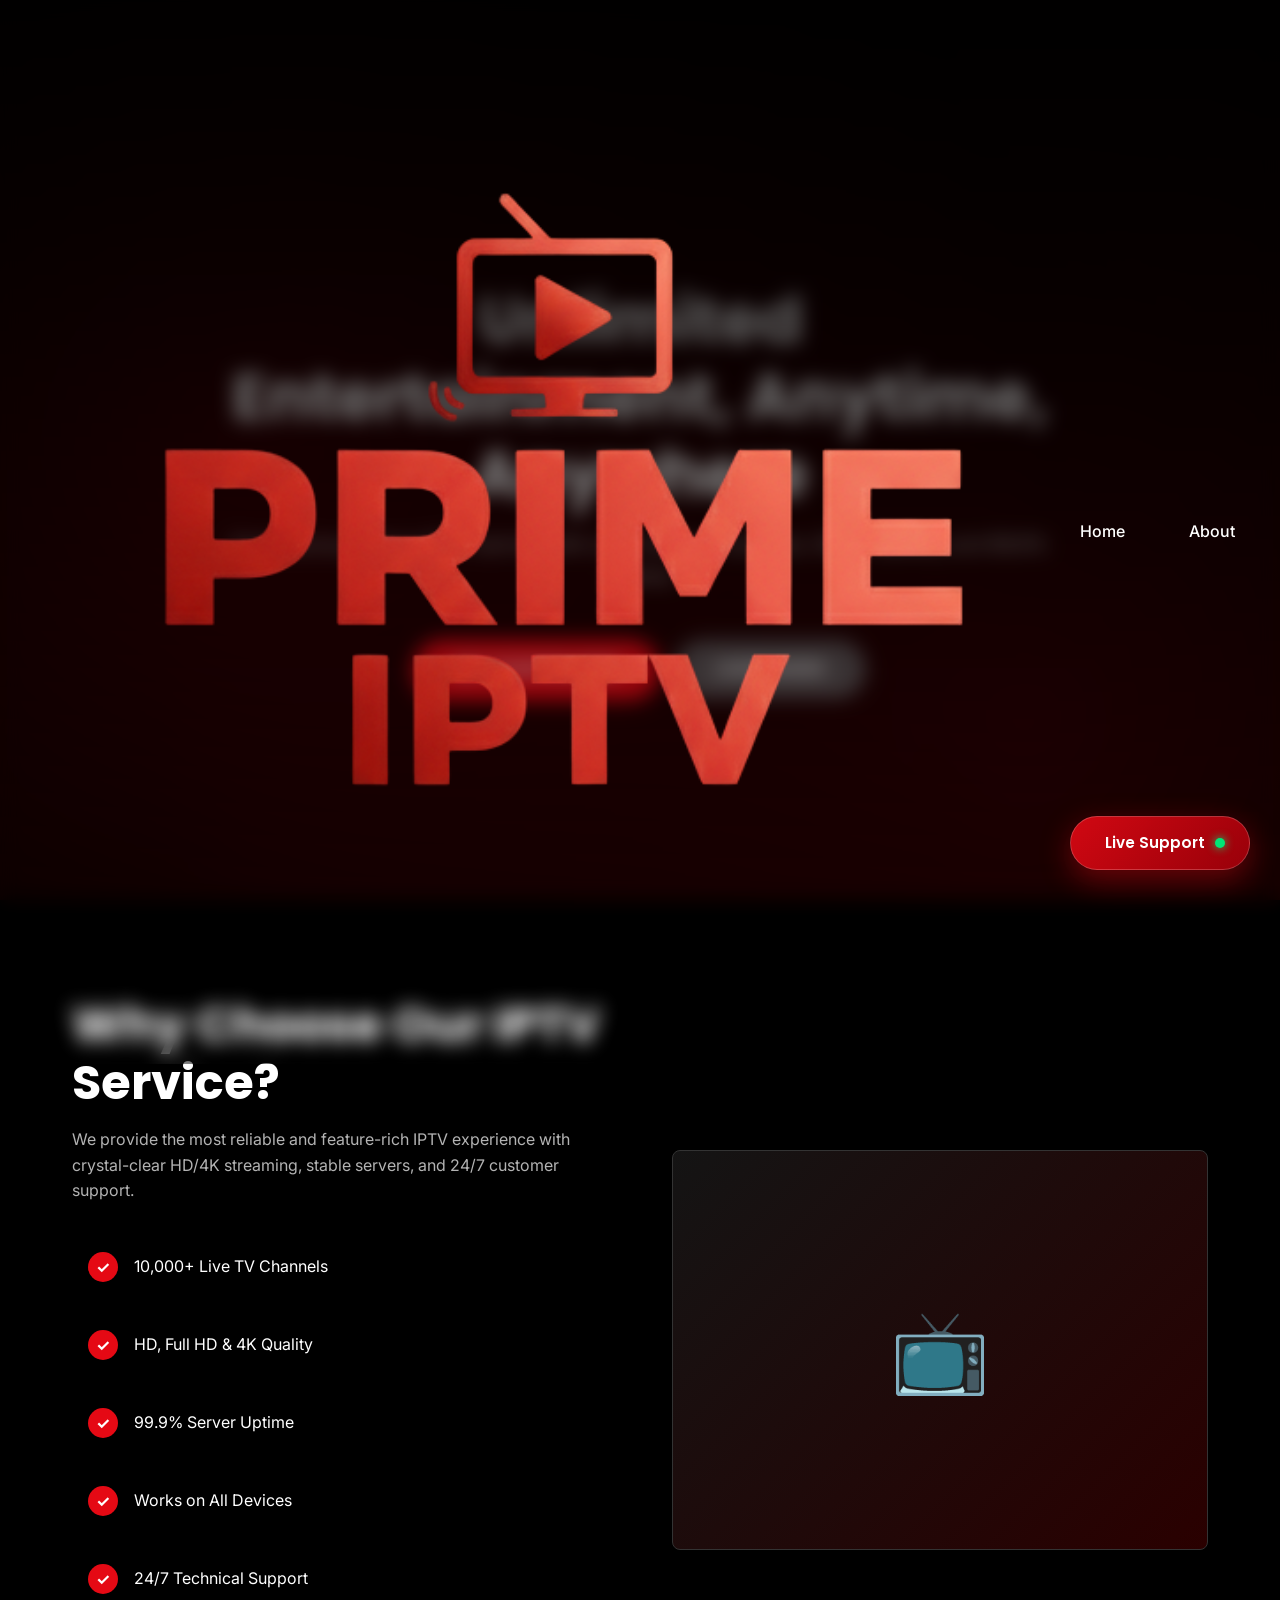
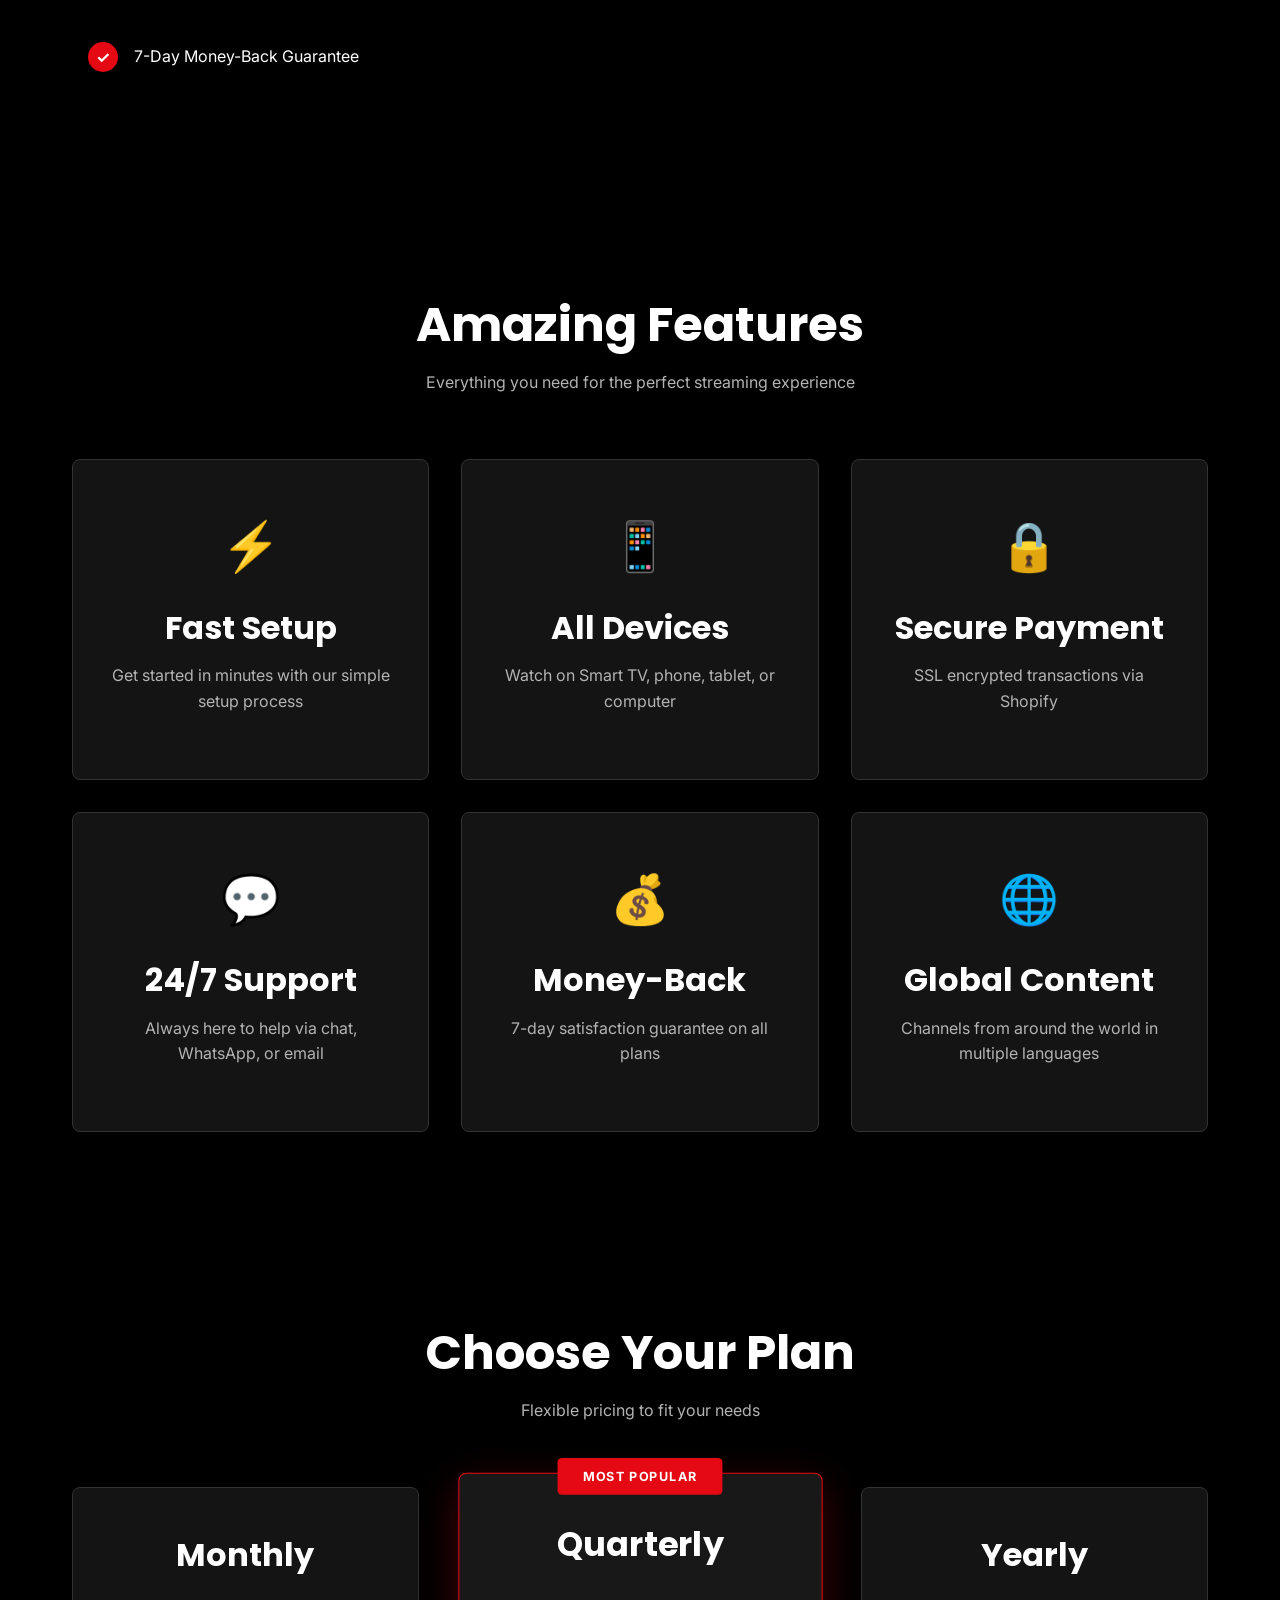
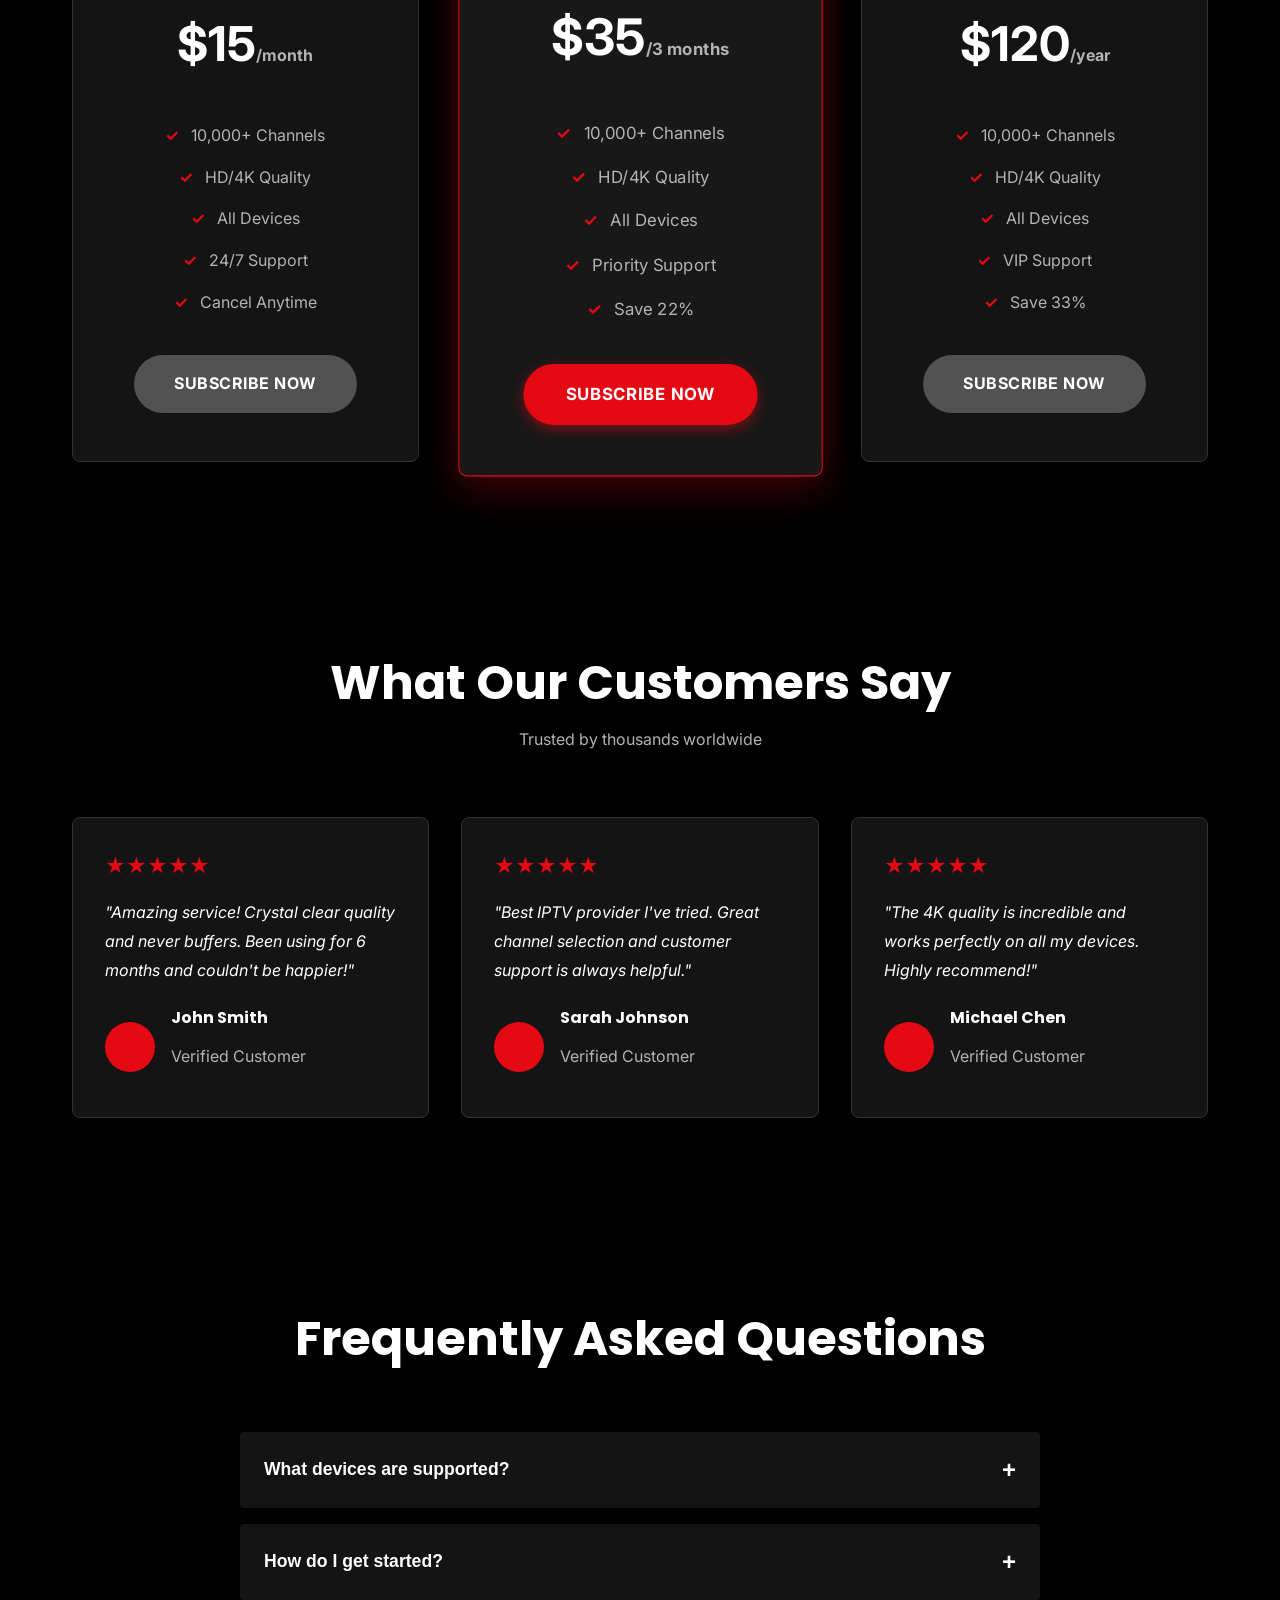
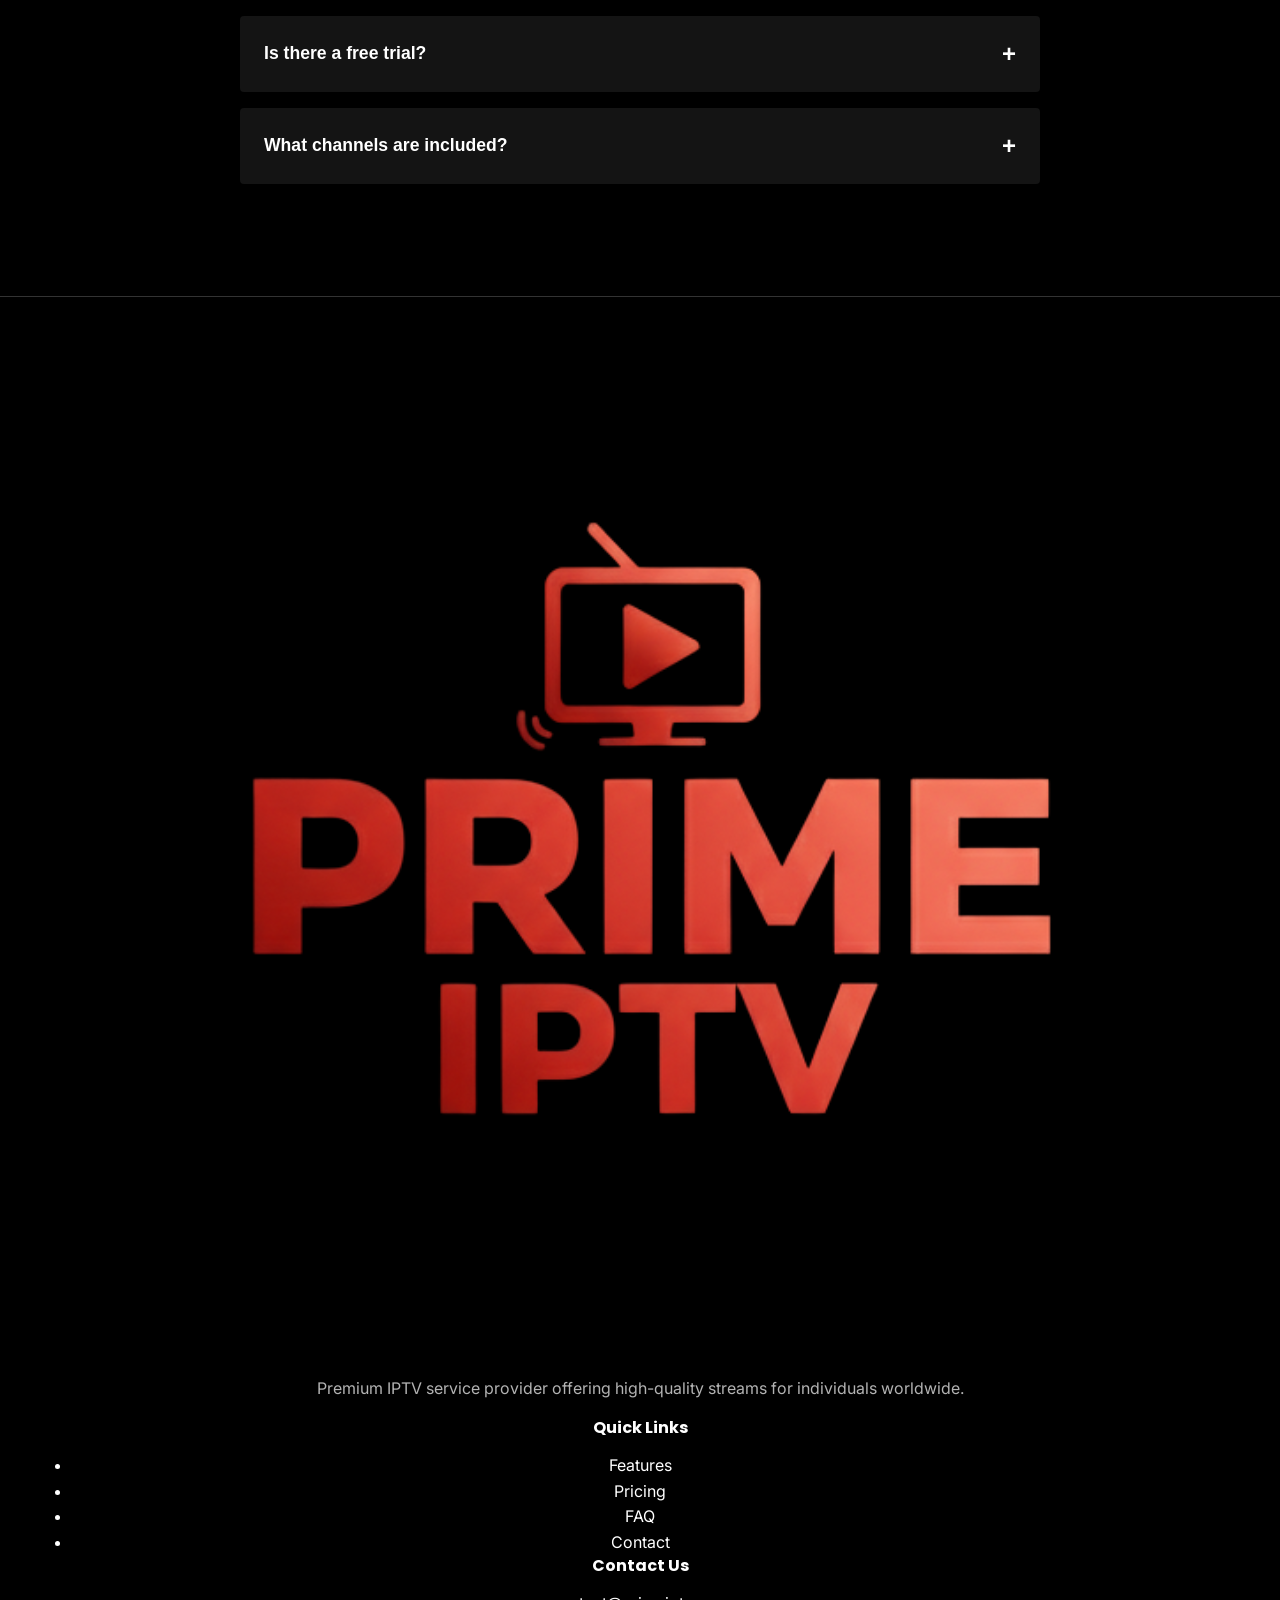
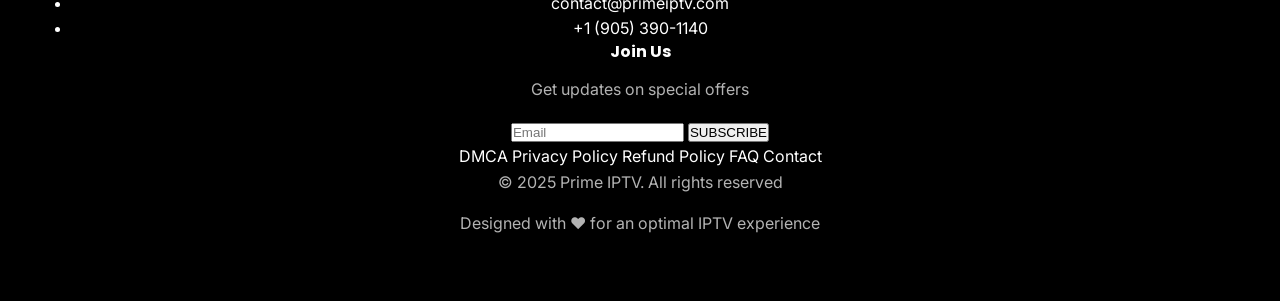
<file: preview.html>
<!DOCTYPE html>
<html lang="en">
<head>
    <meta charset="UTF-8">
    <meta name="viewport" content="width=device-width, initial-scale=1.0">
    <title>Prime IPTV - Preview</title>
    <link rel="preconnect" href="https://fonts.googleapis.com">
    <link rel="preconnect" href="https://fonts.gstatic.com" crossorigin>
    <link href="https://fonts.googleapis.com/css2?family=Inter:wght@400;500;600;700&family=Poppins:wght@600;700;800&display=swap" rel="stylesheet">
    
    <style>
        /* Reset & Base */
        * { margin: 0; padding: 0; box-sizing: border-box; }
        
        :root {
            --netflix-red: #E50914;
            --netflix-red-dark: #b20710;
            --netflix-red-light: #f40612;
            --dark-bg: #000000;
            --dark-card: #141414;
            --dark-secondary: #181818;
            --dark-hover: #2f2f2f;
            --text-primary: #ffffff;
            --text-secondary: #b3b3b3;
            --border-dark: #333333;
        }
        
        html { scroll-behavior: smooth; }
        
        body {
            font-family: 'Inter', sans-serif;
            background: var(--dark-bg);
            color: var(--text-primary);
            line-height: 1.6;
        }
        
        .container { max-width: 1200px; margin: 0 auto; padding: 0 2rem; }
        .section { padding: 6rem 0; }
        
        h1, h2, h3, h4, h5, h6 {
            font-family: 'Poppins', sans-serif;
            font-weight: 700;
            line-height: 1.2;
            margin-bottom: 1rem;
        }
        
        h1 { font-size: clamp(2.5rem, 5vw, 4rem); }
        h2 { font-size: clamp(2rem, 4vw, 3rem); }
        h3 { font-size: clamp(1.5rem, 3vw, 2rem); }
        
        a { color: var(--text-primary); text-decoration: none; transition: all 0.3s ease; }
        a:hover { color: var(--netflix-red); }
        
        p { color: var(--text-secondary); margin-bottom: 1rem; }
        
        /* Header */
        .site-header {
            position: fixed;
            top: 0;
            left: 0;
            right: 0;
            z-index: 1000;
            background: linear-gradient(180deg, rgba(0,0,0,0.9) 0%, rgba(0,0,0,0) 100%);
            backdrop-filter: blur(10px);
            border-bottom: none;
            transition: all 0.3s ease;
        }
        
        .site-header.scrolled {
            background: rgba(0, 0, 0, 0.95);
            box-shadow: 0 2px 8px rgba(0, 0, 0, 0.8);
        }
        
        .header-inner {
            display: flex;
            justify-content: space-between;
            align-items: center;
            padding: 1rem 0;
        }
        
        .site-logo {
            font-size: 2rem;
            font-weight: 900;
            color: var(--netflix-red);
            text-transform: uppercase;
            letter-spacing: 2px;
        }
        
        .main-navigation ul {
            display: flex;
            list-style: none;
            gap: 2rem;
            align-items: center;
        }
        
        .main-navigation a {
            color: var(--text-primary);
            font-weight: 500;
            padding: 0.5rem 1rem;
            transition: color 0.3s ease;
        }
        
        .main-navigation a:hover { color: var(--netflix-red); }
        
        /* Hero */
        .hero-section {
            position: relative;
            min-height: 100vh;
            display: flex;
            align-items: center;
            justify-content: center;
            background: linear-gradient(180deg, rgba(0,0,0,0.7) 0%, rgba(0,0,0,0.9) 100%), 
                        linear-gradient(90deg, #000000 0%, #1a0000 100%);
            overflow: hidden;
            padding-top: 80px;
        }
        
        .hero-background {
            position: absolute;
            top: 0; left: 0; right: 0; bottom: 0;
            opacity: 0.2;
            background-image: 
                radial-gradient(circle at 20% 50%, var(--netflix-red) 0%, transparent 70%),
                radial-gradient(circle at 80% 80%, var(--netflix-red-dark) 0%, transparent 70%);
        }
        
        .hero-content {
            position: relative;
            z-index: 1;
            text-align: center;
            max-width: 900px;
        }
        
        .hero-content p {
            font-size: 1.25rem;
            margin-bottom: 3rem;
        }
        
        .hero-buttons {
            display: flex;
            gap: 1rem;
            justify-content: center;
            flex-wrap: wrap;
        }
        
        /* Buttons */
        .btn {
            display: inline-block;
            padding: 1rem 2.5rem;
            border-radius: 50px;
            font-weight: 600;
            text-transform: uppercase;
            letter-spacing: 0.5px;
            transition: all 0.3s ease;
            cursor: pointer;
            border: none;
            font-size: 1rem;
        }
        
        .btn-primary {
            background: var(--netflix-red);
            color: var(--text-primary);
            box-shadow: 0 4px 12px rgba(229, 9, 20, 0.5);
            font-weight: 700;
        }
        
        .btn-primary:hover {
            background: var(--netflix-red-light);
            transform: translateY(-2px);
            box-shadow: 0 8px 20px rgba(229, 9, 20, 0.7);
        }
        
        .btn-secondary {
            background: rgba(109, 109, 110, 0.7);
            color: var(--text-primary);
            border: none;
            font-weight: 700;
        }
        
        .btn-secondary:hover {
            background: rgba(109, 109, 110, 0.4);
            transform: translateY(-2px);
        }
        
        /* Section Title */
        .section-title {
            text-align: center;
            margin-bottom: 4rem;
        }
        
        .section-title h2 {
            color: var(--text-primary);
        }
        
        /* About */
        .about-section { background: var(--dark-bg); }
        
        .about-content {
            display: grid;
            grid-template-columns: 1fr 1fr;
            gap: 4rem;
            align-items: center;
        }
        
        .about-features {
            list-style: none;
            margin-top: 2rem;
        }
        
        .about-features li {
            padding: 1rem;
            margin-bottom: 1rem;
            display: flex;
            align-items: center;
            gap: 1rem;
        }
        
        .about-features li::before {
            content: "✓";
            display: inline-block;
            width: 30px;
            height: 30px;
            background: var(--netflix-red);
            border-radius: 50%;
            text-align: center;
            line-height: 30px;
            font-weight: bold;
            flex-shrink: 0;
        }
        
        /* Features */
        .features-grid {
            display: grid;
            grid-template-columns: repeat(auto-fit, minmax(280px, 1fr));
            gap: 2rem;
        }
        
        .feature-card {
            background: var(--dark-card);
            padding: 3rem 2rem;
            border-radius: 8px;
            border: 1px solid var(--border-dark);
            transition: all 0.3s ease;
            text-align: center;
        }
        
        .feature-card:hover {
            transform: scale(1.05);
            background: var(--dark-hover);
            border-color: var(--netflix-red);
            box-shadow: 0 8px 24px rgba(0, 0, 0, 0.8);
        }
        
        .feature-icon {
            font-size: 3rem;
            margin-bottom: 1.5rem;
        }
        
        /* Pricing */
        .pricing-section { background: var(--dark-bg); }
        
        .pricing-grid {
            display: grid;
            grid-template-columns: repeat(auto-fit, minmax(300px, 1fr));
            gap: 3rem;
            margin-top: 3rem;
        }
        
        .pricing-card {
            background: var(--dark-card);
            border: 1px solid var(--border-dark);
            border-radius: 8px;
            padding: 3rem 2rem;
            text-align: center;
            transition: all 0.3s ease;
            position: relative;
        }
        
        .pricing-card.featured {
            border-color: var(--netflix-red);
            transform: scale(1.05);
            background: var(--dark-secondary);
            box-shadow: 0 12px 40px rgba(229, 9, 20, 0.3);
        }
        
        .pricing-card.featured::before {
            content: "MOST POPULAR";
            position: absolute;
            top: -15px;
            left: 50%;
            transform: translateX(-50%);
            background: var(--netflix-red);
            padding: 0.5rem 1.5rem;
            border-radius: 4px;
            font-size: 0.75rem;
            font-weight: 700;
            letter-spacing: 1px;
        }
        
        .pricing-card:hover {
            transform: translateY(-5px);
            background: var(--dark-hover);
            border-color: var(--netflix-red);
        }
        
        .pricing-price {
            font-size: 3rem;
            font-weight: 700;
            color: var(--text-primary);
            margin: 2rem 0;
        }
        
        .pricing-price span {
            font-size: 1rem;
            color: var(--text-secondary);
        }
        
        .pricing-features {
            list-style: none;
            margin: 2rem 0;
            padding: 0;
        }
        
        .pricing-features li {
            padding: 0.5rem 0;
            color: var(--text-secondary);
        }
        
        .pricing-features li::before {
            content: "✓ ";
            color: var(--netflix-red);
            font-weight: bold;
            margin-right: 0.5rem;
        }
        
        /* Testimonials */
        .testimonials-grid {
            display: grid;
            grid-template-columns: repeat(auto-fit, minmax(320px, 1fr));
            gap: 2rem;
        }
        
        .testimonial-card {
            background: var(--dark-card);
            padding: 2rem;
            border-radius: 8px;
            border: 1px solid var(--border-dark);
            transition: all 0.3s ease;
        }
        
        .testimonial-card:hover {
            background: var(--dark-hover);
            transform: scale(1.02);
        }
        
        .testimonial-rating {
            color: var(--netflix-red);
            font-size: 1.25rem;
            margin-bottom: 1rem;
        }
        
        .testimonial-text {
            font-style: italic;
            margin-bottom: 1.5rem;
            line-height: 1.8;
        }
        
        .testimonial-author {
            display: flex;
            align-items: center;
            gap: 1rem;
        }
        
        .author-avatar {
            width: 50px;
            height: 50px;
            border-radius: 50%;
            background: var(--netflix-red);
        }
        
        /* FAQ */
        .faq-section { background: var(--dark-bg); }
        
        .faq-container {
            max-width: 800px;
            margin: 0 auto;
        }
        
        .faq-item {
            background: var(--dark-card);
            margin-bottom: 1rem;
            border-radius: 4px;
            border: none;
            overflow: hidden;
        }
        
        .faq-question {
            width: 100%;
            text-align: left;
            padding: 1.5rem;
            background: none;
            border: none;
            color: var(--text-primary);
            font-size: 1.1rem;
            font-weight: 600;
            cursor: pointer;
            display: flex;
            justify-content: space-between;
            align-items: center;
            transition: color 0.3s ease;
        }
        
        .faq-question:hover { color: var(--netflix-red); }
        
        .faq-icon {
            transition: transform 0.3s ease;
            font-size: 1.5rem;
        }
        
        .faq-item.active .faq-icon { transform: rotate(45deg); }
        
        .faq-answer {
            max-height: 0;
            overflow: hidden;
            transition: max-height 0.3s ease;
        }
        
        .faq-answer-content {
            padding: 0 1.5rem 1.5rem;
            color: var(--text-secondary);
            line-height: 1.8;
        }
        
        .faq-item.active .faq-answer { max-height: 500px; }
        
        /* Footer */
        .site-footer {
            background: var(--dark-bg);
            padding: 3rem 0;
            text-align: center;
            border-top: 1px solid var(--border-dark);
        }
        
        /* Mobile */
        @media (max-width: 768px) {
            .about-content {
                grid-template-columns: 1fr;
            }
            .pricing-card.featured {
                transform: scale(1);
            }
        }
        /* --- CUSTOM CHAT BUTTON (THE HACKER WAY) --- */
.custom-chat-btn {
    position: fixed;
    bottom: 30px;
    right: 30px;
    z-index: 99999;
    
    /* Glassy Red Gradient Background */
    background: linear-gradient(135deg, rgba(229, 9, 20, 0.9), rgba(160, 0, 10, 0.95));
    backdrop-filter: blur(10px);
    -webkit-backdrop-filter: blur(10px);
    
    color: white;
    padding: 14px 24px;
    border-radius: 50px;
    
    /* Premium Border & Glow */
    border: 1px solid rgba(255, 255, 255, 0.2);
    box-shadow: 
        0 10px 30px rgba(229, 9, 20, 0.4),
        0 0 0 1px rgba(0, 0, 0, 0.2);
        
    font-family: 'Poppins', sans-serif;
    font-weight: 600;
    font-size: 0.95rem;
    cursor: pointer;
    
    display: flex;
    align-items: center;
    gap: 10px;
    
    transition: all 0.3s cubic-bezier(0.25, 0.8, 0.25, 1);
}

/* Hover Effect: Lifts up and gets brighter */
.custom-chat-btn:hover {
    transform: translateY(-5px) scale(1.02);
    box-shadow: 
        0 15px 40px rgba(229, 9, 20, 0.6),
        0 0 0 1px rgba(255, 255, 255, 0.4);
    background: linear-gradient(135deg, #ff1f1f, #b30000);
}

/* The Headset Icon */
.custom-chat-btn i {
    font-size: 1.2rem;
}

/* The Green "Online" Dot */
.online-dot {
    width: 10px;
    height: 10px;
    background-color: #00e676; /* Bright Green */
    border-radius: 50%;
    box-shadow: 0 0 10px #00e676;
    animation: pulseDot 2s infinite;
}

@keyframes pulseDot {
    0% { transform: scale(0.95); box-shadow: 0 0 0 0 rgba(0, 230, 118, 0.7); }
    70% { transform: scale(1); box-shadow: 0 0 0 6px rgba(0, 230, 118, 0); }
    100% { transform: scale(0.95); box-shadow: 0 0 0 0 rgba(0, 230, 118, 0); }
}

/* Mobile Adjustments */
@media (max-width: 768px) {
    .custom-chat-btn {
        bottom: 20px;
        right: 20px;
        padding: 12px 20px;
        font-size: 0.85rem;
    }
}
    </style>
</head>
<body>

<!-- Header -->
<header class="site-header">
    <div class="container header-inner">
        <a href="index.html" class="site-logo-link">
            <img src="assets/logo.png" alt="Prime IPTV Logo" class="site-logo-img">
        </a>
        
        <!-- Responsive Nav -->
        <nav class="main-navigation">
            <ul id="primary-menu" class="nav-links">
                <li><a href="index.html">Home</a></li>
                <li><a href="about.html">About</a></li>
                <li><a href="pricing.html">Pricing</a></li>
                <li><a href="reviews.html">Reviews</a></li>
                <li><a href="faq.html">FAQ</a></li>
                <li><a href="tutorials.html">Tutorials</a></li>
                <li><a href="support.html">Contact us</a></li>
                <li class="nav-cta">
                    <a href="https://wa.me/19053901140?text=Hello%2C%20I%27m%20interested%20in%20a%20free%20trial%20of%20Prime%20IPTV" target="_blank" class="btn-free-trial">
                        <span>Free Trial</span>
                        <span style="margin-left: 0.5rem;">💬</span>
                    </a>
                </li>
            </ul>
        </nav>
        
        <!-- Mobile Controls -->
        <div class="mobile-controls">
            <a href="https://wa.me/19053901140?text=Hello%2C%20I%27m%20interested%20in%20a%20free%20trial%20of%20Prime%20IPTV" target="_blank" class="btn-free-trial-mobile">
                <span>Free Trial</span>
            </a>
            <button class="mobile-menu-btn" aria-label="Toggle mobile menu" aria-expanded="false" aria-controls="primary-menu">
                <i class="fas fa-bars"></i>
            </button>
        </div>
    </div>
</header>

<!-- Hero Section -->
<section id="home" class="hero-section">
    <div class="hero-background"></div>
    <div class="container hero-content">
        <h1>Unlimited Entertainment, Anytime, Anywhere</h1>
        <p>Experience premium IPTV service with over 10,000+ channels, HD/4K quality, and 99.9% uptime</p>
        <div class="hero-buttons">
            <a href="pricing.html" class="btn btn-primary">Get Started Now</a>
            <a href="features.html" class="btn btn-secondary">Learn More</a>
        </div>
    </div>
</section>

<!-- About Section -->
<section id="about" class="section about-section">
    <div class="container">
        <div class="about-content">
            <div class="about-text">
                <h2>Why Choose Our IPTV Service?</h2>
                <p>We provide the most reliable and feature-rich IPTV experience with crystal-clear HD/4K streaming, stable servers, and 24/7 customer support.</p>
                <ul class="about-features">
                    <li>10,000+ Live TV Channels</li>
                    <li>HD, Full HD & 4K Quality</li>
                    <li>99.9% Server Uptime</li>
                    <li>Works on All Devices</li>
                    <li>24/7 Technical Support</li>
                    <li>7-Day Money-Back Guarantee</li>
                </ul>
            </div>
            <div class="about-image">
                <div style="background: linear-gradient(135deg, #141414, #2a0000); border-radius: 8px; height: 400px; display: flex; align-items: center; justify-content: center; font-size: 5rem; border: 1px solid #333;">
                    📺
                </div>
            </div>
        </div>
    </div>
</section>

<!-- Features Section -->
<section id="features" class="section features-section">
    <div class="container">
        <div class="section-title">
            <h2>Amazing Features</h2>
            <p>Everything you need for the perfect streaming experience</p>
        </div>
        <div class="features-grid">
            <div class="feature-card">
                <div class="feature-icon">⚡</div>
                <h3>Fast Setup</h3>
                <p>Get started in minutes with our simple setup process</p>
            </div>
            <div class="feature-card">
                <div class="feature-icon">📱</div>
                <h3>All Devices</h3>
                <p>Watch on Smart TV, phone, tablet, or computer</p>
            </div>
            <div class="feature-card">
                <div class="feature-icon">🔒</div>
                <h3>Secure Payment</h3>
                <p>SSL encrypted transactions via Shopify</p>
            </div>
            <div class="feature-card">
                <div class="feature-icon">💬</div>
                <h3>24/7 Support</h3>
                <p>Always here to help via chat, WhatsApp, or email</p>
            </div>
            <div class="feature-card">
                <div class="feature-icon">💰</div>
                <h3>Money-Back</h3>
                <p>7-day satisfaction guarantee on all plans</p>
            </div>
            <div class="feature-card">
                <div class="feature-icon">🌐</div>
                <h3>Global Content</h3>
                <p>Channels from around the world in multiple languages</p>
            </div>
        </div>
    </div>
</section>

<!-- Pricing Section -->
<section id="pricing" class="section pricing-section">
    <div class="container">
        <div class="section-title">
            <h2>Choose Your Plan</h2>
            <p>Flexible pricing to fit your needs</p>
        </div>
        <div class="pricing-grid">
            <div class="pricing-card">
                <div class="pricing-header">
                    <h3>Monthly</h3>
                </div>
                <div class="pricing-price">$15<span>/month</span></div>
                <ul class="pricing-features">
                    <li>10,000+ Channels</li>
                    <li>HD/4K Quality</li>
                    <li>All Devices</li>
                    <li>24/7 Support</li>
                    <li>Cancel Anytime</li>
                </ul>
                <a href="#" class="btn btn-secondary">Subscribe Now</a>
            </div>
            <div class="pricing-card featured">
                <div class="pricing-header">
                    <h3>Quarterly</h3>
                </div>
                <div class="pricing-price">$35<span>/3 months</span></div>
                <ul class="pricing-features">
                    <li>10,000+ Channels</li>
                    <li>HD/4K Quality</li>
                    <li>All Devices</li>
                    <li>Priority Support</li>
                    <li>Save 22%</li>
                </ul>
                <a href="#" class="btn btn-primary">Subscribe Now</a>
            </div>
            <div class="pricing-card">
                <div class="pricing-header">
                    <h3>Yearly</h3>
                </div>
                <div class="pricing-price">$120<span>/year</span></div>
                <ul class="pricing-features">
                    <li>10,000+ Channels</li>
                    <li>HD/4K Quality</li>
                    <li>All Devices</li>
                    <li>VIP Support</li>
                    <li>Save 33%</li>
                </ul>
                <a href="#" class="btn btn-secondary">Subscribe Now</a>
            </div>
        </div>
    </div>
</section>

<!-- Testimonials Section -->
<section id="reviews" class="section testimonials-section">
    <div class="container">
        <div class="section-title">
            <h2>What Our Customers Say</h2>
            <p>Trusted by thousands worldwide</p>
        </div>
        <div class="testimonials-grid">
            <div class="testimonial-card">
                <div class="testimonial-rating">★★★★★</div>
                <div class="testimonial-text">"Amazing service! Crystal clear quality and never buffers. Been using for 6 months and couldn't be happier!"</div>
                <div class="testimonial-author">
                    <div class="author-avatar"></div>
                    <div>
                        <h4>John Smith</h4>
                        <p>Verified Customer</p>
                    </div>
                </div>
            </div>
            <div class="testimonial-card">
                <div class="testimonial-rating">★★★★★</div>
                <div class="testimonial-text">"Best IPTV provider I've tried. Great channel selection and customer support is always helpful."</div>
                <div class="testimonial-author">
                    <div class="author-avatar"></div>
                    <div>
                        <h4>Sarah Johnson</h4>
                        <p>Verified Customer</p>
                    </div>
                </div>
            </div>
            <div class="testimonial-card">
                <div class="testimonial-rating">★★★★★</div>
                <div class="testimonial-text">"The 4K quality is incredible and works perfectly on all my devices. Highly recommend!"</div>
                <div class="testimonial-author">
                    <div class="author-avatar"></div>
                    <div>
                        <h4>Michael Chen</h4>
                        <p>Verified Customer</p>
                    </div>
                </div>
            </div>
        </div>
    </div>
</section>

<!-- FAQ Section -->
<section id="faq" class="section faq-section">
    <div class="container">
        <div class="section-title">
            <h2>Frequently Asked Questions</h2>
        </div>
        <div class="faq-container">
            <div class="faq-item">
                <button class="faq-question">
                    What devices are supported?
                    <span class="faq-icon">+</span>
                </button>
                <div class="faq-answer">
                    <div class="faq-answer-content">Our IPTV service works on Smart TVs, Android/iOS phones and tablets, computers (Windows/Mac), Fire Stick, Apple TV, Android boxes, and more.</div>
                </div>
            </div>
            <div class="faq-item">
                <button class="faq-question">
                    How do I get started?
                    <span class="faq-icon">+</span>
                </button>
                <div class="faq-answer">
                    <div class="faq-answer-content">Choose a subscription plan, complete checkout via Shopify, and you'll receive login credentials via email within minutes.</div>
                </div>
            </div>
            <div class="faq-item">
                <button class="faq-question">
                    Is there a free trial?
                    <span class="faq-icon">+</span>
                </button>
                <div class="faq-answer">
                    <div class="faq-answer-content">We offer a 7-day money-back guarantee on all plans. If you're not satisfied, request a full refund.</div>
                </div>
            </div>
            <div class="faq-item">
                <button class="faq-question">
                    What channels are included?
                    <span class="faq-icon">+</span>
                </button>
                <div class="faq-answer">
                    <div class="faq-answer-content">Over 10,000 channels including sports, movies, entertainment, news, kids content, and international channels.</div>
                </div>
            </div>
        </div>
    </div>
</section>

<!-- Footer -->
<footer id="support" class="site-footer">
    <div class="container">
        <div class="footer-content">
            <!-- Brand Section -->
            <div class="footer-brand">
                <img src="assets/logo.png" alt="Prime IPTV Logo" class="footer-logo">
                <p class="footer-description">Premium IPTV service provider offering high-quality streams for individuals worldwide.</p>
            </div>

            <!-- Quick Links -->
            <div class="footer-links">
                <h4>Quick Links</h4>
                <ul>
                    <li><a href="index.html">Features</a></li>
                    <li><a href="pricing.html">Pricing</a></li>
                    <li><a href="faq.html">FAQ</a></li>
                    <li><a href="support.html">Contact</a></li>
                </ul>
            </div>

            <!-- Contact Section -->
            <div class="footer-contact">
                <h4>Contact Us</h4>
                <ul>
                    <li><a href="mailto:contact@primeiptv.com">contact@primeiptv.com</a></li>
                    <li><a href="tel:+19053901140">+1 (905) 390-1140</a></li>
                </ul>
            </div>

            <!-- Newsletter Section -->
            <div class="footer-newsletter">
                <h4>Join Us</h4>
                <p>Get updates on special offers</p>
                <form class="newsletter-form">
                    <input type="email" placeholder="Email" required>
                    <button type="submit">SUBSCRIBE</button>
                </form>
            </div>
        </div>

        <!-- Footer Bottom -->
        <div class="footer-bottom">
            <div class="footer-bottom-links">
                <a href="#">DMCA</a>
                <a href="#">Privacy Policy</a>
                <a href="#">Refund Policy</a>
                <a href="faq.html">FAQ</a>
                <a href="support.html">Contact</a>
            </div>
            <div class="footer-copyright">
                <p>© 2025 Prime IPTV. All rights reserved</p>
                <p>Designed with ❤️ for an optimal IPTV experience</p>
            </div>
        </div>
    </div>
    <div class="custom-chat-btn" onclick="Tawk_API.toggle()">
    <i class="fas fa-headset"></i> 
    <span>Live Support</span>
    <div class="online-dot"></div>
</div>
</footer>

<script defer src="js/nav-indicator.js"></script>

<script>
    // Mobile Menu Toggle
    document.addEventListener('DOMContentLoaded', function() {
        const btn = document.querySelector('.mobile-menu-btn');
        const links = document.getElementById('primary-menu');
        
        if (!btn || !links) return;

        const icon = btn.querySelector('i');

        function closeMenu() {
            links.classList.remove('is-open');
            btn.classList.remove('active');
            btn.setAttribute('aria-expanded', 'false');
            if (icon) icon.className = 'fas fa-bars';
        }

        btn.addEventListener('click', function() {
            const open = links.classList.toggle('is-open');
            btn.classList.toggle('active', open);
            btn.setAttribute('aria-expanded', String(open));
            if (icon) icon.className = open ? 'fas fa-times' : 'fas fa-bars';
        });

        // Close on link click (mobile)
        links.querySelectorAll('a').forEach(function(a) {
            a.addEventListener('click', function() {
                closeMenu();
            });
        });

        // Close if resized to desktop
        window.addEventListener('resize', function() {
            if (window.innerWidth > 900) closeMenu();
        });
    });

    // Sticky Header
    window.addEventListener('scroll', function() {
        const header = document.querySelector('.site-header');
        if (window.scrollY > 50) {
            header.classList.add('scrolled');
        } else {
            header.classList.remove('scrolled');
        }
    });
</script>
<script type="text/javascript">
var Tawk_API=Tawk_API||{}, Tawk_LoadStart=new Date();

// --- NEW LOGIC: Hide Button when Chat Opens ---
Tawk_API.onChatMaximized = function(){
    // When chat opens, hide the custom button
    var btn = document.querySelector('.custom-chat-btn');
    if(btn) btn.style.display = 'none';
};

Tawk_API.onChatMinimized = function(){
    // When chat closes, bring back the custom button
    var btn = document.querySelector('.custom-chat-btn');
    if(btn) btn.style.display = 'flex';
};
// ----------------------------------------------

(function(){
var s1=document.createElement("script"),s0=document.getElementsByTagName("script")[0];
s1.async=true;
s1.src='https://embed.tawk.to/6933316729e54f197c444ed2/1jbnvi01i';
s1.charset='UTF-8';
s1.setAttribute('crossorigin','*');
s0.parentNode.insertBefore(s1,s0);
})();
</script>
<!--Start of Tawk.to Script-->
<script type="text/javascript">
var Tawk_API=Tawk_API||{}, Tawk_LoadStart=new Date();
(function(){
var s1=document.createElement("script"),s0=document.getElementsByTagName("script")[0];
s1.async=true;
s1.src='https://embed.tawk.to/694137d2ab0cd21983772d59/1jcjc43o6';
s1.charset='UTF-8';
s1.setAttribute('crossorigin','*');
s0.parentNode.insertBefore(s1,s0);
})();
</script>
<!--End of Tawk.to Script-->
</body>
</html>
</file>
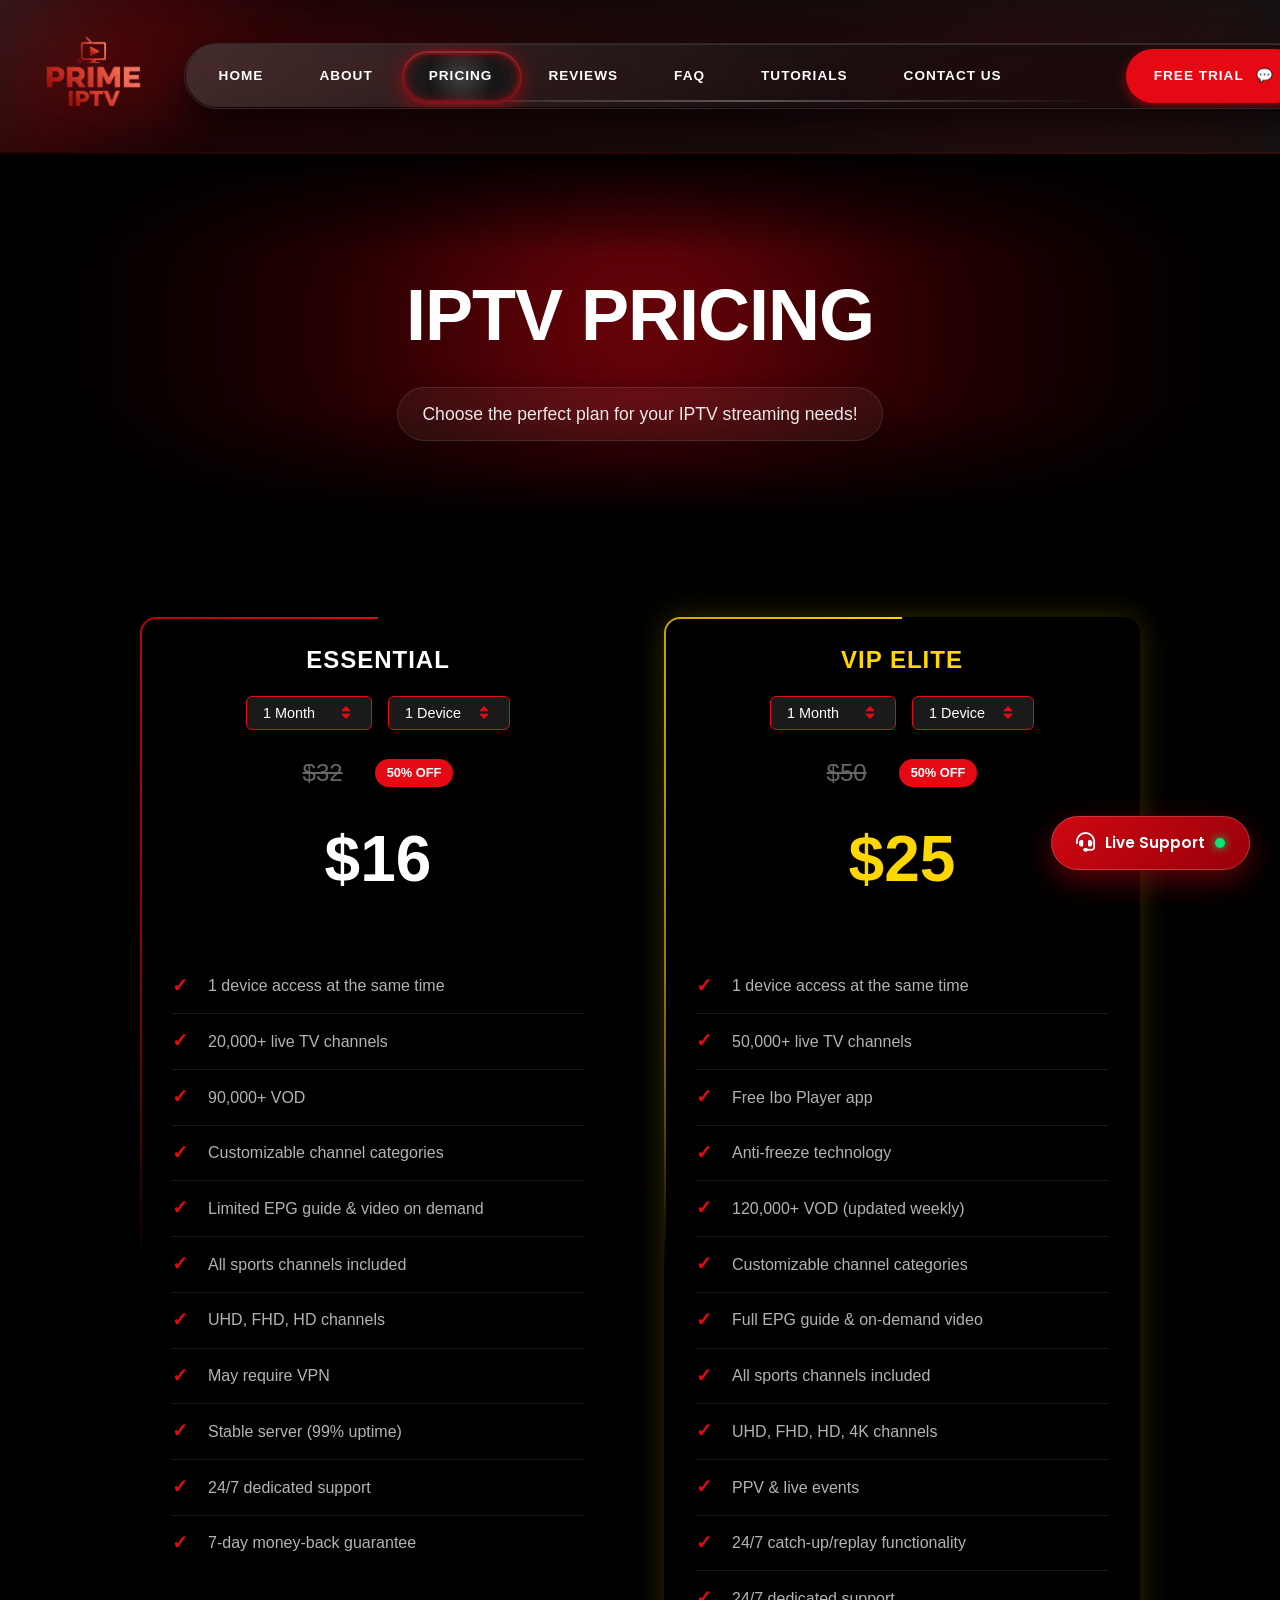
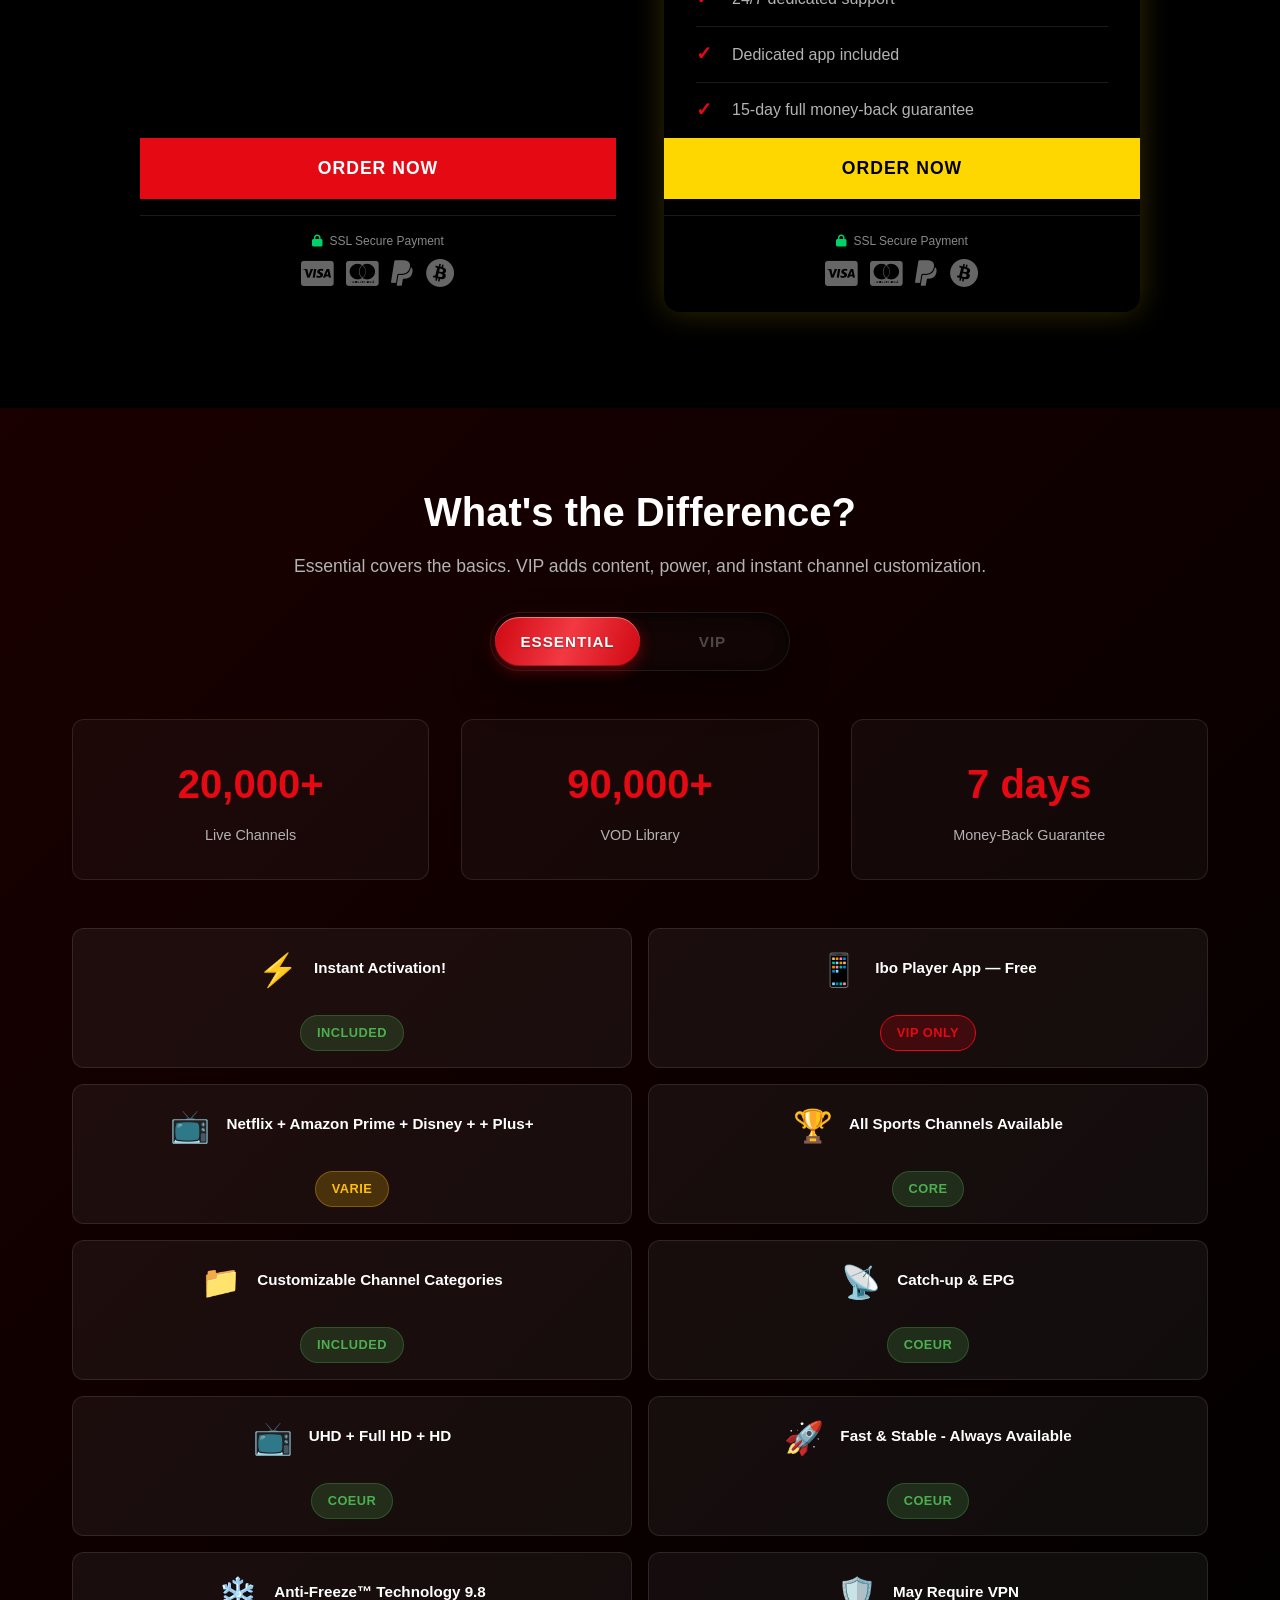
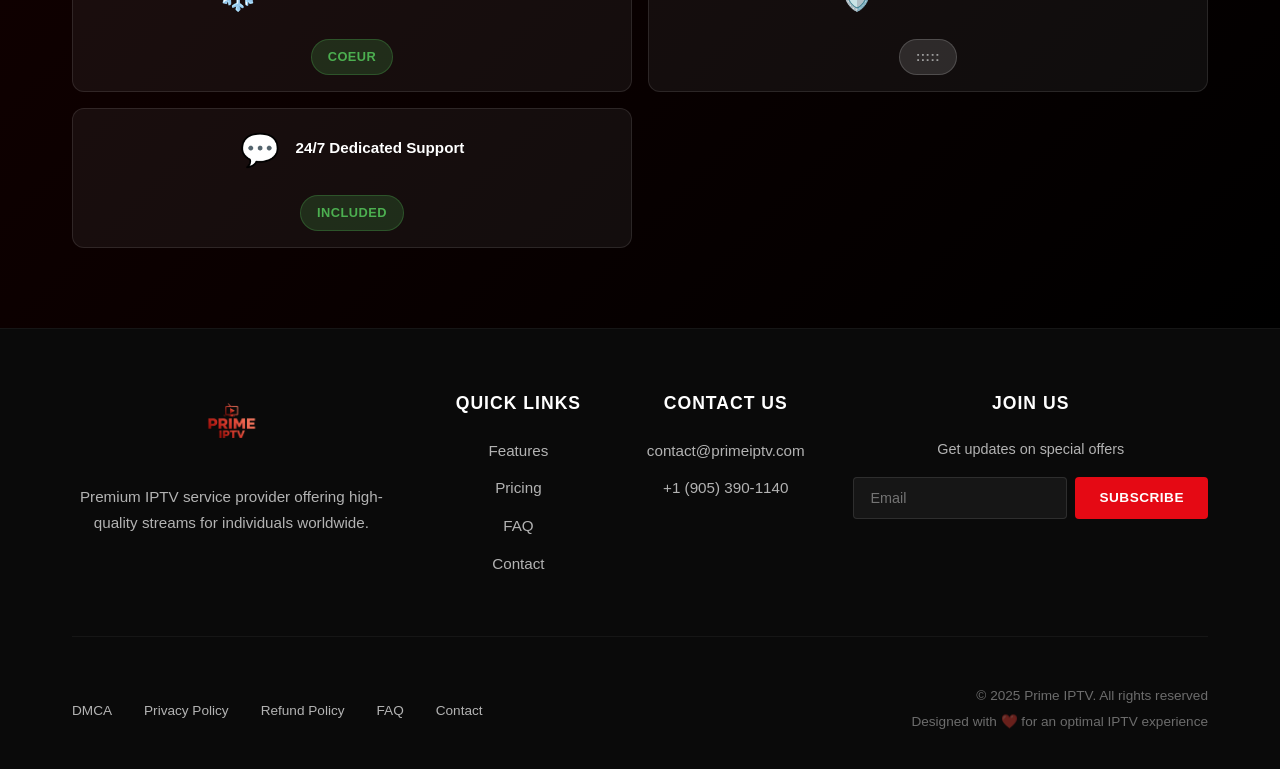
<file: pricing.html>
<!DOCTYPE html>
<html lang="en">
<head>
    <meta charset="UTF-8">
    <meta name="viewport" content="width=device-width, initial-scale=1.0">
    <title>Pricing - Prime IPTV</title>
    <link rel="icon" type="image/png" href="assets/logo.png">
    <link rel="shortcut icon" type="image/png" href="assets/logo.png">
    <link rel="preconnect" href="https://fonts.googleapis.com">
    <link rel="preconnect" href="https://fonts.gstatic.com" crossorigin>
    <link href="https://fonts.googleapis.com/css2?family=Inter:wght@400;500;600;700&family=Poppins:wght@600;700;800&display=swap" rel="stylesheet">
    
    <link rel="stylesheet" href="https://cdnjs.cloudflare.com/ajax/libs/font-awesome/6.4.0/css/all.min.css">
    
    <link rel="stylesheet" href="styles.css">
    <style>
        /* --- NEW PREMIUM "NEBULA" HEADER --- */
        .pricing-header-section {
            background: #000; /* Start with black */
            color: white;
            text-align: center;
            padding: 8rem 0 5rem; /* More breathing room */
            margin-top: 0; /* Merges better with the top */
            position: relative;
            overflow: hidden;
            isolation: isolate; /* Keeps the glowing blobs inside */
        }
        
        /* The "Liquid" Animated Background Glow */
        .pricing-header-section::before {
            content: '';
            position: absolute;
            top: 50%;
            left: 50%;
            transform: translate(-50%, -50%);
            width: 120%;
            height: 100%;
            /* Complex gradient for depth */
            background: radial-gradient(circle at center, 
                rgba(229, 9, 20, 0.6) 0%, 
                rgba(160, 0, 10, 0.3) 35%, 
                rgba(0, 0, 0, 0) 70%);
            filter: blur(70px); /* Softens the light */
            opacity: 0.9;
            z-index: -1;
            animation: pulseGlow 8s ease-in-out infinite alternate;
        }

        /* Secondary ambient light for complexity */
        .pricing-header-section::after {
            content: '';
            position: absolute;
            top: 0;
            left: 0;
            width: 100%;
            height: 100%;
            background: linear-gradient(to bottom, 
                rgba(0,0,0,1) 0%, 
                transparent 30%, 
                transparent 70%, 
                rgba(0,0,0,1) 100%);
            z-index: -1;
            pointer-events: none;
        }

        @keyframes pulseGlow {
            0% { transform: translate(-50%, -50%) scale(1); opacity: 0.8; }
            100% { transform: translate(-50%, -50%) scale(1.15); opacity: 1; }
        }

        .pricing-header-title {
            font-size: clamp(2.5rem, 6vw, 4.5rem);
            font-weight: 900;
            text-transform: uppercase;
            letter-spacing: -1px;
            line-height: 1.1;
            margin-bottom: 2rem;
            position: relative;
            z-index: 1;
            text-shadow: 0 10px 30px rgba(0,0,0,0.8);
        }

        /* --- NEW CINEMATIC SHINE EFFECT --- */
        .pricing-header-title span.cine-shine {
            display: block;
            /* The Shine Gradient: White -> Gold -> White */
            background: linear-gradient(
                110deg, 
                #ffffff 40%, 
                #ffd700 50%, 
                #ffffff 60%
            );
            background-size: 200% auto;
            
            /* Clips background to text */
            -webkit-background-clip: text;
            background-clip: text;
            -webkit-text-fill-color: transparent;
            
            /* The Animation */
            animation: shineMove 3s linear infinite;
            
            margin-top: 0.5rem;
            text-shadow: none; /* Remove shadow to make shine clear */
        }

        @keyframes shineMove {
            0% {
                background-position: 200% center;
            }
            100% {
                background-position: -200% center;
            }
        }

        .pricing-header-subtitle {
            font-size: 1.1rem;
            font-weight: 500;
            color: rgba(255, 255, 255, 0.9);
            max-width: 600px;
            margin: 0 auto;
            position: relative;
            z-index: 1;
            
            /* Glass pill effect for the subtitle */
            background: rgba(255, 255, 255, 0.05);
            backdrop-filter: blur(10px);
            -webkit-backdrop-filter: blur(10px);
            padding: 0.75rem 1.5rem;
            border-radius: 50px;
            border: 1px solid rgba(255, 255, 255, 0.1);
            display: inline-block;
            box-shadow: 0 4px 20px rgba(0,0,0,0.4);
        }

        /* --- CARDS & GRID --- */
        .pricing-cards-container {
            display: grid;
            grid-template-columns: 1fr 1fr;
            gap: 3rem;
            max-width: 1000px;
            margin: 0 auto;
        }

        .pricing-card-new {
            background: #000000;
            border-radius: 16px;
            padding: 0;
            position: relative;
            overflow: hidden;
            transition: all 0.3s ease;
            border: 2px solid #E50914;
            box-shadow: 0 0 30px rgba(229, 9, 20, 0.2);
            display: flex;
            flex-direction: column;
            height: 100%;
        }

        .pricing-card-new:first-child {
            border-color: #E50914;
        }

        .pricing-card-new:last-child {
            border-color: #ffd700;
            box-shadow: 0 0 30px rgba(255, 215, 0, 0.2);
        }

        .pricing-card-header {
            padding: 1.5rem 2rem 1rem;
            text-align: center;
        }

        .plan-title {
            font-size: 1.5rem;
            font-weight: 700;
            text-transform: uppercase;
            letter-spacing: 1px;
            margin-bottom: 1rem;
        }

        .dropdowns {
            display: flex;
            gap: 1rem;
            margin-bottom: 1.5rem;
            justify-content: center;
        }

        .dropdown {
            background: #1a1a1a;
            border: 1px solid #E50914;
            color: white;
            padding: 0.5rem 2.5rem 0.5rem 1rem;
            border-radius: 6px;
            font-size: 0.9rem;
            cursor: pointer;
            appearance: none;
            -webkit-appearance: none;
            -moz-appearance: none;
            background-image: url("data:image/svg+xml;charset=US-ASCII,%3csvg xmlns='http://www.w3.org/2000/svg' viewBox='0 0 4 5'%3e%3cpath fill='%23E50914' d='M2 0L0 2h4zm0 5L0 3h4z'/%3e%3c/svg%3e");
            background-repeat: no-repeat;
            background-position: right 1.2rem center;
            background-size: 0.65rem auto;
        }

        .dropdown:focus {
            outline: none;
            border-color: #f40612;
            box-shadow: 0 0 0 2px rgba(229, 9, 20, 0.3);
        }

        .dropdown option {
            background: #000000;
            color: white;
            padding: 0.75rem;
            border-bottom: 1px solid #333;
        }

        .price-section {
            text-align: center;
            margin-bottom: 2rem;
        }

        .current-price {
            font-size: 4rem;
            font-weight: 800;
            color: white;
            margin-bottom: 0.5rem;
        }

        .original-price {
            font-size: 1.5rem;
            color: #666;
            text-decoration: line-through;
            margin-right: 1rem;
        }

        .discount-badge {
            background: #E50914;
            color: white;
            padding: 0.25rem 0.75rem;
            border-radius: 20px;
            font-size: 0.8rem;
            font-weight: 600;
            text-transform: uppercase;
        }

        .pricing-features {
            list-style: none;
            padding: 0 2rem;
            margin: 0;
        }

        .pricing-features li {
            padding: 0.75rem 0;
            color: #b3b3b3;
            border-bottom: 1px solid rgba(255, 255, 255, 0.1);
            display: flex;
            align-items: center;
            gap: 0.75rem;
        }

        .pricing-features li::before {
            content: "✓";
            color: #E50914;
            font-weight: bold;
            font-size: 1.2rem;
            flex-shrink: 0;
        }

        .pricing-features li:last-child {
            border-bottom: none;
        }

        .order-button {
            width: 100%;
            padding: 1.25rem;
            border: none;
            font-size: 1.1rem;
            font-weight: 700;
            text-transform: uppercase;
            letter-spacing: 1px;
            cursor: pointer;
            transition: all 0.3s ease;
            margin-top: auto;
        }

        .order-button-red {
            background: #E50914;
            color: white;
        }

        .order-button-red:hover {
            background: #f40612;
            transform: translateY(-2px);
            box-shadow: 0 6px 20px rgba(229, 9, 20, 0.5);
        }

        .order-button-yellow {
            background: #ffd700;
            color: #000;
        }

        .order-button-yellow:hover {
            background: #ffed4e;
            transform: translateY(-2px);
            box-shadow: 0 6px 20px rgba(255, 215, 0, 0.5);
        }
        
        .order-button:active {
            transform: translateY(0);
        }

        .vip-elite-card {
            background: linear-gradient(135deg, #000000 0%, #1a1a00 100%);
        }

        /* --- IOS 26 "LIQUID GLASS" TOGGLE EFFECT --- */
        .plan-toggle-container {
            display: inline-flex;
            /* Dark "Cut-out" Background */
            background: rgba(10, 10, 10, 0.5); 
            
            /* High Saturation Blur for Refraction Look */
            backdrop-filter: blur(25px) saturate(200%);
            -webkit-backdrop-filter: blur(25px) saturate(200%);
            
            /* Subtle Bevel Border */
            border: 1px solid rgba(255, 255, 255, 0.08);
            
            /* Deep Inner Shadow (The "Trough") */
            box-shadow: 
                inset 0 4px 12px rgba(0, 0, 0, 0.6),
                0 20px 40px rgba(0, 0, 0, 0.4);
            
            border-radius: 99px;
            padding: 4px;
            gap: 0;
            position: relative;
            min-width: 300px;
        }

        /* The Moving "Liquid" Pill */
        .plan-toggle-container::before {
            content: '';
            position: absolute;
            top: 4px;
            left: 4px;
            width: calc(50% - 4px); 
            height: calc(100% - 8px);
            
            /* Liquid Gradient Animation (Moving Light) */
            background: linear-gradient(110deg, 
                rgba(229, 9, 20, 0.9) 0%, 
                rgba(255, 60, 70, 0.95) 25%, /* Highlight */
                rgba(229, 9, 20, 0.9) 50%,
                rgba(180, 0, 10, 0.95) 100%
            );
            background-size: 200% 200%;
            animation: liquidFlow 5s ease-in-out infinite; /* Living Animation */
            
            border-radius: 99px;
            
            /* Specular Highlights (Physical Glass Look) */
            box-shadow: 
                /* Top white edge (Light Source) */
                inset 0 1px 0 rgba(255, 255, 255, 0.4),
                /* Bottom dark edge (Depth) */
                inset 0 -1px 0 rgba(0, 0, 0, 0.3),
                /* Outer ambient glow */
                0 4px 15px rgba(229, 9, 20, 0.4);
                
            backdrop-filter: blur(5px);
            -webkit-backdrop-filter: blur(5px);
            
            transition: transform 0.4s cubic-bezier(0.32, 0.72, 0, 1);
            z-index: 0;
        }

        /* Liquid Flow Keyframes */
        @keyframes liquidFlow {
            0% { background-position: 0% 50%; }
            50% { background-position: 100% 50%; }
            100% { background-position: 0% 50%; }
        }

        /* Move slider to VIP position */
        .plan-toggle-container.vip-active::before {
            transform: translateX(100%);
        }

        /* Text Styles */
        .plan-toggle-btn {
            padding: 1rem 2rem;
            background: transparent;
            color: rgba(255, 255, 255, 0.5);
            border: none;
            border-radius: 99px;
            font-size: 0.95rem;
            font-weight: 700;
            text-transform: uppercase;
            letter-spacing: 1px;
            cursor: pointer;
            transition: color 0.3s ease;
            position: relative;
            z-index: 1;
            flex: 1;
            text-align: center;
            mix-blend-mode: overlay; /* Blends text into the glowing background */
        }

        .plan-toggle-btn.active {
            color: #ffffff;
            text-shadow: 0 1px 2px rgba(0,0,0,0.3);
            mix-blend-mode: normal;
        }

        .plan-toggle-btn:hover:not(.active) {
            color: rgba(255, 255, 255, 0.8);
        }
        /* ------------------------------------------- */

        @media (max-width: 768px) {
            .pricing-cards-container {
                grid-template-columns: 1fr;
                gap: 2rem;
            }

            .dropdowns {
                flex-direction: column;
                align-items: center;
            }
        }
        
        /* --- NEW "ROTATING LASER" BORDER EFFECT (ALWAYS ON) --- */

        /* 1. Base Card Setup */
        .pricing-card-new {
            position: relative;
            background: #000;
            overflow: hidden; 
            z-index: 0; 
            border-radius: 16px; 
            border: none; /* No static border, the laser is the border */
            /* Optional: Add a subtle glow behind the whole card */
            box-shadow: 0 10px 30px rgba(0,0,0,0.5);
        }

        /* 2. The Rotating Beam */
        .pricing-card-new::before {
            content: '';
            position: absolute;
            z-index: -2;
            left: -50%;
            top: -50%;
            width: 200%;
            height: 200%;
            background-repeat: no-repeat;
            background-size: 50% 50%, 50% 50%;
            background-position: 0 0, 100% 0, 100% 100%, 0 100%;
            
            /* Spin Animation - ALWAYS ON */
            animation: rotateLaser 4s linear infinite;
            opacity: 1; /* Always visible */
        }

        /* 3. The Inner Card Background (Creates the "Hole") */
        .pricing-card-new::after {
            content: '';
            position: absolute;
            z-index: -1;
            /* This controls border thickness (2px) */
            left: 2px;
            top: 2px;
            width: calc(100% - 4px);
            height: calc(100% - 4px);
            background: #000;
            border-radius: 14px; 
        }

        /* 4. Ensure Text/Buttons sit ON TOP */
        .pricing-card-new > * {
            position: relative;
            z-index: 2;
        }

        /* --- ESSENTIAL PLAN (Red Laser) --- */
        .pricing-card-new[data-plan="essential"]::before {
            /* Red Gradient Laser */
            background: conic-gradient(transparent 0deg, transparent 270deg, #E50914 360deg);
        }

        /* --- VIP PLAN (Gold Laser) --- */
        .pricing-card-new[data-plan="vip"]::before {
            /* Gold Gradient Laser */
            background: conic-gradient(transparent 0deg, transparent 270deg, #ffd700 360deg);
            /* Make the Gold laser spin slightly faster for effect? (Optional) */
            animation: rotateLaser 3s linear infinite; 
        }

        /* Animation Keyframes */
        @keyframes rotateLaser {
            0% {
                transform: rotate(0deg);
            }
            100% {
                transform: rotate(360deg);
            }
        }

        /* --- TRUST BADGES CSS --- */
        .trust-badges {
            margin-top: 1rem;
            padding: 0 1.5rem 1.5rem;
            text-align: center;
            border-top: 1px solid rgba(255,255,255,0.1); /* Subtle divider */
            padding-top: 1rem;
        }

        .secure-text {
            font-size: 0.75rem;
            color: #888;
            margin-bottom: 0.5rem;
            display: flex;
            align-items: center;
            justify-content: center;
            gap: 0.4rem;
            font-weight: 500;
        }

        .secure-text i {
            color: #00d26a; /* Green lock for trust */
        }

        .payment-icons {
            display: flex;
            justify-content: center;
            gap: 0.8rem;
            font-size: 1.8rem; /* Icon size */
            color: rgba(255, 255, 255, 0.4); /* Muted white */
            transition: all 0.3s ease;
        }

        /* Hover effect to make them shine */
        .pricing-card-new:hover .payment-icons {
            color: rgba(255, 255, 255, 0.9);
        }

        /* --- MOBILE MENU & HEADER FIX --- */
        @media (max-width: 900px) {
            .site-header {
                position: fixed;
                top: 0;
                left: 0;
                width: 100%;
                height: 70px;
                background-color: #000000; /* Solid Black */
                z-index: 1000;
                padding: 0;
                border-bottom: 1px solid rgba(255, 255, 255, 0.1);
                display: flex;
                align-items: center;
                box-shadow: 0 4px 15px rgba(0,0,0,0.8);
            }
            body { padding-top: 70px; } /* Push content down */
        }

        /* --- FEATURES GRID (Desktop Default) --- */
        .features-comparison-grid {
            display: grid;
            grid-template-columns: 1fr 1fr;
            gap: 1rem;
            margin-top: 2rem;
        }

        .comparison-feature-row {
            background: rgba(255, 255, 255, 0.05);
            border: 1px solid rgba(255, 255, 255, 0.1);
            border-radius: 12px;
            padding: 1rem;
            display: flex;
            flex-direction: column;
            align-items: center;
            text-align: center;
            justify-content: center;
            min-height: 140px;
        }

        .feature-name {
            font-size: 0.95rem;
            color: #fff;
            font-weight: 600;
            margin-bottom: 0.75rem;
        }

        .feature-icon {
            font-size: 2rem;
            margin-bottom: 0.5rem;
        }

        .feature-badge {
            padding: 0.4rem 1rem;
            border-radius: 50px;
            font-size: 0.8rem;
            font-weight: 700;
            text-transform: uppercase;
            margin-top: auto;
        }

        /* --- FEATURES GRID MOBILE "PERFECT FIT" --- */
        @media (max-width: 768px) {
            .features-comparison-grid {
                /* Keep 2 columns, but reduce gap */
                grid-template-columns: 1fr 1fr !important;
                gap: 8px; 
            }

            .comparison-feature-row {
                /* Reduce padding */
                padding: 10px 4px; 
                min-height: 110px; 
            }

            .feature-icon {
                font-size: 1.4rem; 
                margin-bottom: 0.3rem;
            }

            .feature-name {
                /* Smaller text to fit long titles */
                font-size: 0.75rem; 
                line-height: 1.2; 
                margin-bottom: 0.5rem;
                width: 100%;
                word-wrap: break-word; 
            }

            .feature-badge {
                font-size: 0.65rem; 
                padding: 0.3rem 0.6rem;
            }
        }
        /* --- CUSTOM CHAT BUTTON (THE HACKER WAY) --- */
.custom-chat-btn {
    position: fixed;
    bottom: 30px;
    right: 30px;
    z-index: 99999;
    
    /* Glassy Red Gradient Background */
    background: linear-gradient(135deg, rgba(229, 9, 20, 0.9), rgba(160, 0, 10, 0.95));
    backdrop-filter: blur(10px);
    -webkit-backdrop-filter: blur(10px);
    
    color: white;
    padding: 14px 24px;
    border-radius: 50px;
    
    /* Premium Border & Glow */
    border: 1px solid rgba(255, 255, 255, 0.2);
    box-shadow: 
        0 10px 30px rgba(229, 9, 20, 0.4),
        0 0 0 1px rgba(0, 0, 0, 0.2);
        
    font-family: 'Poppins', sans-serif;
    font-weight: 600;
    font-size: 0.95rem;
    cursor: pointer;
    
    display: flex;
    align-items: center;
    gap: 10px;
    
    transition: all 0.3s cubic-bezier(0.25, 0.8, 0.25, 1);
}

/* Hover Effect: Lifts up and gets brighter */
.custom-chat-btn:hover {
    transform: translateY(-5px) scale(1.02);
    box-shadow: 
        0 15px 40px rgba(229, 9, 20, 0.6),
        0 0 0 1px rgba(255, 255, 255, 0.4);
    background: linear-gradient(135deg, #ff1f1f, #b30000);
}

/* The Headset Icon */
.custom-chat-btn i {
    font-size: 1.2rem;
}

/* The Green "Online" Dot */
.online-dot {
    width: 10px;
    height: 10px;
    background-color: #00e676; /* Bright Green */
    border-radius: 50%;
    box-shadow: 0 0 10px #00e676;
    animation: pulseDot 2s infinite;
}

@keyframes pulseDot {
    0% { transform: scale(0.95); box-shadow: 0 0 0 0 rgba(0, 230, 118, 0.7); }
    70% { transform: scale(1); box-shadow: 0 0 0 6px rgba(0, 230, 118, 0); }
    100% { transform: scale(0.95); box-shadow: 0 0 0 0 rgba(0, 230, 118, 0); }
}

/* Mobile Adjustments */
@media (max-width: 768px) {
    .custom-chat-btn {
        bottom: 20px;
        right: 20px;
        padding: 12px 20px;
        font-size: 0.85rem;
    }
}
    </style>
</head>
<body>

<header class="site-header">
    <div class="container header-inner">
        <a href="index.html" class="site-logo-link">
            <img src="assets/logo.png" alt="Prime IPTV Logo" class="site-logo-img">
        </a>
        
        <nav class="main-navigation">
            <ul id="primary-menu" class="nav-links">
                <li><a href="index.html">Home</a></li>
                <li><a href="about.html">About</a></li>
                <li><a href="pricing.html" class="active">Pricing</a></li>
                <li><a href="reviews.html">Reviews</a></li>
                <li><a href="faq.html">FAQ</a></li>
                <li><a href="tutorials.html">Tutorials</a></li>
                <li><a href="support.html">Contact us</a></li>
                <li class="nav-cta">
                    <a href="https://wa.me/19053901140?text=Hello%2C%20I%27m%20interested%20in%20a%20free%20trial%20of%20Prime%20IPTV" target="_blank" class="btn-free-trial">
                        <span>Free Trial</span>
                        <span style="margin-left: 0.5rem;">💬</span>
                    </a>
                </li>
            </ul>
        </nav>
        
        <div class="mobile-controls">
            <a href="https://wa.me/19053901140?text=Hello%2C%20I%27m%20interested%20in%20a%20free%20trial%20of%20Prime%20IPTV" target="_blank" class="btn-free-trial-mobile">
                <span>Free Trial</span>
            </a>
            <button class="mobile-menu-btn" aria-label="Toggle mobile menu" aria-expanded="false" aria-controls="primary-menu">
                <i class="fas fa-bars"></i>
            </button>
        </div>
    </div>
</header>

<section class="pricing-header-section">
    <div class="container">
        <h1 class="pricing-header-title">
            <span class="cine-shine">IPTV Pricing</span>
        </h1>
        <div class="pricing-header-subtitle">Choose the perfect plan for your IPTV streaming needs!</div>
    </div>
</section>

<section class="section pricing-section">
    <div class="container">
        <div class="pricing-cards-container">
            <div class="pricing-card-new" data-plan="essential">
                <div class="pricing-card-header">
                    <div class="plan-title">Essential</div>
                    <div class="dropdowns">
                        <select class="dropdown time-dropdown">
                            <option value="1">1 Month</option>
                            <option value="3">3 Months</option>
                            <option value="6">6 Months</option>
                            <option value="12">12 Months</option>
                        </select>
                        <select class="dropdown device-dropdown">
                            <option value="1">1 Device</option>
                            <option value="2">2 Devices</option>
                            <option value="3">3 Devices</option>
                            <option value="4">4 Devices</option>
                            <option value="5">5 Devices</option>
                        </select>
                    </div>
                    <div class="price-section">
                        <div style="display: flex; align-items: center; justify-content: center; gap: 1rem; margin-bottom: 1rem;">
                            <span class="original-price" style="display: none;"></span>
                            <span class="discount-badge">50% OFF</span>
                        </div>
                        <div class="current-price">$<span class="price-amount">16</span></div>
                    </div>
                </div>
                <ul class="pricing-features">
                    <li>1 device access at the same time</li>
                    <li>20,000+ live TV channels</li>
                    <li>90,000+ VOD</li>
                    <li>Customizable channel categories</li>
                    <li>Limited EPG guide & video on demand</li>
                    <li>All sports channels included</li>
                    <li>UHD, FHD, HD channels</li>
                    <li>May require VPN</li>
                    <li>Stable server (99% uptime)</li>
                    <li>24/7 dedicated support</li>
                    <li>7-day money-back guarantee</li>
                </ul>
                <button class="order-button order-button-red" onclick="orderPlan('essential')">Order Now</button>
                
                <div class="trust-badges">
                    <div class="secure-text"><i class="fas fa-lock"></i> SSL Secure Payment</div>
                    <div class="payment-icons">
                        <i class="fab fa-cc-visa"></i>
                        <i class="fab fa-cc-mastercard"></i>
                        <i class="fab fa-paypal"></i>
                        <i class="fab fa-bitcoin"></i>
                    </div>
                </div>

            </div>

            <div class="pricing-card-new vip-elite-card" data-plan="vip">
                <div class="pricing-card-header">
                    <div class="plan-title" style="color: #ffd700;">VIP Elite</div>
                    <div class="dropdowns">
                        <select class="dropdown time-dropdown">
                            <option value="1">1 Month</option>
                            <option value="3">3 Months</option>
                            <option value="6">6 Months</option>
                            <option value="12">12 Months</option>
                        </select>
                        <select class="dropdown device-dropdown">
                            <option value="1">1 Device</option>
                            <option value="2">2 Devices</option>
                            <option value="3">3 Devices</option>
                            <option value="4">4 Devices</option>
                            <option value="5">5 Devices</option>
                        </select>
                    </div>
                    <div class="price-section">
                        <div style="display: flex; align-items: center; justify-content: center; gap: 1rem; margin-bottom: 1rem;">
                            <span class="original-price" style="display: none;"></span>
                            <span class="discount-badge">50% OFF</span>
                        </div>
                        <div class="current-price" style="color: #ffd700;">$<span class="price-amount">25</span></div>
                    </div>
                </div>
                <ul class="pricing-features">
                    <li>1 device access at the same time</li>
                    <li>50,000+ live TV channels</li>
                    <li>Free Ibo Player app</li>
                    <li>Anti-freeze technology</li>
                    <li>120,000+ VOD (updated weekly)</li>
                    <li>Customizable channel categories</li>
                    <li>Full EPG guide & on-demand video</li>
                    <li>All sports channels included</li>
                    <li>UHD, FHD, HD, 4K channels</li>
                    <li>PPV & live events</li>
                    <li>24/7 catch-up/replay functionality</li>
                    <li>24/7 dedicated support</li>
                    <li>Dedicated app included</li>
                    <li>15-day full money-back guarantee</li>
                </ul>
                <button class="order-button order-button-yellow" onclick="orderPlan('vip')">Order Now</button>
                
                <div class="trust-badges">
                    <div class="secure-text"><i class="fas fa-lock"></i> SSL Secure Payment</div>
                    <div class="payment-icons">
                        <i class="fab fa-cc-visa"></i>
                        <i class="fab fa-cc-mastercard"></i>
                        <i class="fab fa-paypal"></i>
                        <i class="fab fa-bitcoin"></i>
                    </div>
                </div>

            </div>
        </div>
    </div>
</section>

<section class="plan-comparison-section" style="background: linear-gradient(135deg, #1a0000 0%, #000000 100%); padding: 5rem 0;">
    <div class="container" style="max-width: 1200px;">
        <div style="text-align: center; margin-bottom: 3rem;">
            <h2 style="font-size: 2.5rem; margin-bottom: 1rem;">What's the Difference?</h2>
            <p style="color: var(--text-secondary); font-size: 1.1rem;">Essential covers the basics. VIP adds content, power, and instant channel customization.</p>
            
            <div style="display: flex; justify-content: center; margin-top: 2rem;">
                <div class="plan-toggle-container">
                    <button class="plan-toggle-btn active" data-plan="essential" onclick="togglePlanComparison('essential')">Essential</button>
                    <button class="plan-toggle-btn" data-plan="vip" onclick="togglePlanComparison('vip')">VIP</button>
                </div>
            </div>
        </div>

        <div class="comparison-stats" style="display: grid; grid-template-columns: repeat(3, 1fr); gap: 2rem; margin-bottom: 3rem;">
            <div style="background: rgba(255, 255, 255, 0.03); padding: 2rem; border-radius: 12px; text-align: center; border: 1px solid rgba(255, 255, 255, 0.1);">
                <div class="stat-value" id="channelsCount" style="font-size: 2.5rem; font-weight: 900; color: var(--netflix-red); margin-bottom: 0.5rem;">20,000+</div>
                <div style="color: var(--text-secondary); font-size: 0.9rem;">Live Channels</div>
            </div>
            <div style="background: rgba(255, 255, 255, 0.03); padding: 2rem; border-radius: 12px; text-align: center; border: 1px solid rgba(255, 255, 255, 0.1);">
                <div class="stat-value" id="vodCount" style="font-size: 2.5rem; font-weight: 900; color: var(--netflix-red); margin-bottom: 0.5rem;">90,000+</div>
                <div style="color: var(--text-secondary); font-size: 0.9rem;">VOD Library</div>
            </div>
            <div style="background: rgba(255, 255, 255, 0.03); padding: 2rem; border-radius: 12px; text-align: center; border: 1px solid rgba(255, 255, 255, 0.1);">
                <div class="stat-value" id="refundDays" style="font-size: 2.5rem; font-weight: 900; color: var(--netflix-red); margin-bottom: 0.5rem;">7 days</div>
                <div style="color: var(--text-secondary); font-size: 0.9rem;">Money-Back Guarantee</div>
            </div>
        </div>

        <div id="vipBanner" style="display: none; background: rgba(229, 9, 20, 0.15); padding: 1.5rem; border-radius: 12px; margin-bottom: 2rem; border: 1px solid var(--netflix-red);">
            <div style="display: flex; align-items: center; gap: 1rem;">
                <span style="font-size: 2rem;">⭐</span>
                <p style="margin: 0; color: white; font-weight: 600;">VIP: Instant channel customization after purchase — custom packs on the spot.</p>
            </div>
        </div>

        <div class="features-comparison-grid">
            <div class="comparison-feature-row">
                <div class="feature-info">
                    <span class="feature-icon">⚡</span>
                    <span class="feature-name">Instant Activation!</span>
                </div>
                <div class="feature-badge badge-included" id="badge-activation">Included</div>
            </div>

            <div class="comparison-feature-row">
                <div class="feature-info">
                    <span class="feature-icon">📱</span>
                    <span class="feature-name">Ibo Player App — Free</span>
                </div>
                <div class="feature-badge badge-vip" id="badge-ibo">VIP Only</div>
            </div>

            <div class="comparison-feature-row">
                <div class="feature-info">
                    <span class="feature-icon">📺</span>
                    <span class="feature-name">Netflix + Amazon Prime + Disney + + Plus+</span>
                </div>
                <div class="feature-badge badge-varies" id="badge-streaming">Varie</div>
            </div>

            <div class="comparison-feature-row">
                <div class="feature-info">
                    <span class="feature-icon">🏆</span>
                    <span class="feature-name">All Sports Channels Available</span>
                </div>
                <div class="feature-badge badge-included" id="badge-sports">Core</div>
            </div>

            <div class="comparison-feature-row">
                <div class="feature-info">
                    <span class="feature-icon">📁</span>
                    <span class="feature-name">Customizable Channel Categories</span>
                </div>
                <div class="feature-badge badge-included" id="badge-categories">Included</div>
            </div>

            <div class="comparison-feature-row">
                <div class="feature-info">
                    <span class="feature-icon">📡</span>
                    <span class="feature-name">Catch-up & EPG</span>
                </div>
                <div class="feature-badge badge-included" id="badge-epg">Coeur</div>
            </div>

            <div class="comparison-feature-row">
                <div class="feature-info">
                    <span class="feature-icon">📺</span>
                    <span class="feature-name">UHD + Full HD + HD</span>
                </div>
                <div class="feature-badge badge-included" id="badge-quality">Coeur</div>
            </div>

            <div class="comparison-feature-row">
                <div class="feature-info">
                    <span class="feature-icon">🚀</span>
                    <span class="feature-name">Fast & Stable - Always Available</span>
                </div>
                <div class="feature-badge badge-included" id="badge-stable">Coeur</div>
            </div>

            <div class="comparison-feature-row">
                <div class="feature-info">
                    <span class="feature-icon">❄️</span>
                    <span class="feature-name">Anti-Freeze™ Technology 9.8</span>
                </div>
                <div class="feature-badge badge-included" id="badge-antifreeze">Coeur</div>
            </div>

            <div class="comparison-feature-row">
                <div class="feature-info">
                    <span class="feature-icon">🛡️</span>
                    <span class="feature-name">May Require VPN</span>
                </div>
                <div class="feature-badge badge-limited" id="badge-vpn">:::::</div>
            </div>

            <div class="comparison-feature-row">
                <div class="feature-info">
                    <span class="feature-icon">💬</span>
                    <span class="feature-name">24/7 Dedicated Support</span>
                </div>
                <div class="feature-badge badge-included" id="badge-support">Included</div>
            </div>
        </div>
    </div>
</section>

<footer class="site-footer">
    <div class="container">
        <div class="footer-content">
            <div class="footer-brand">
                <img src="assets/logo.png" alt="Prime IPTV Logo" class="footer-logo">
                <p class="footer-description">Premium IPTV service provider offering high-quality streams for individuals worldwide.</p>
            </div>

            <div class="footer-links">
                <h4>Quick Links</h4>
                <ul>
                    <li><a href="index.html">Features</a></li>
                    <li><a href="pricing.html">Pricing</a></li>
                    <li><a href="faq.html">FAQ</a></li>
                    <li><a href="support.html">Contact</a></li>
                </ul>
            </div>

            <div class="footer-contact">
                <h4>Contact Us</h4>
                <ul>
                    <li><a href="mailto:contact@primeiptv.com">contact@primeiptv.com</a></li>
                    <li><a href="tel:+19053901140">+1 (905) 390-1140</a></li>
                </ul>
            </div>

            <div class="footer-newsletter">
                <h4>Join Us</h4>
                <p>Get updates on special offers</p>
                <form class="newsletter-form">
                    <input type="email" placeholder="Email" required>
                    <button type="submit">SUBSCRIBE</button>
                </form>
            </div>
        </div>

        <div class="footer-bottom">
            <div class="footer-bottom-links">
                <a href="#">DMCA</a>
                <a href="#">Privacy Policy</a>
                <a href="#">Refund Policy</a>
                <a href="faq.html">FAQ</a>
                <a href="support.html">Contact</a>
            </div>
            <div class="footer-copyright">
                <p>© 2025 Prime IPTV. All rights reserved</p>
                <p>Designed with ❤️ for an optimal IPTV experience</p>
            </div>
        </div>
    </div>
    <div class="custom-chat-btn" onclick="Tawk_API.toggle()">
    <i class="fas fa-headset"></i> 
    <span>Live Support</span>
    <div class="online-dot"></div>
</div>
</footer>

    <script defer src="js/nav-indicator.js"></script>

    <script>
        // Pricing data
        const pricingData = {
            essential: {
                1: {1: 16, 2: 30, 3: 35, 4: 50, 5: 55},
                3: {1: 35, 2: 45, 3: 55, 4: 70, 5: 85},
                6: {1: 45, 2: 65, 3: 85, 4: 105, 5: 120},
                12: {1: 65, 2: 100, 3: 130, 4: 155, 5: 180}
            },
            vip: {
                1: {1: 25, 2: 36, 3: 45, 4: 55, 5: 65},
                3: {1: 45, 2: 65, 3: 90, 4: 110, 5: 125},
                6: {1: 65, 2: 100, 3: 130, 4: 155, 5: 175},
                12: {1: 100, 2: 160, 3: 210, 4: 250, 5: 290}
            }
        };

        // Plan Comparison Toggle
        function togglePlanComparison(plan) {
            // Update toggle buttons
            const container = document.querySelector('.plan-toggle-container');
            document.querySelectorAll('.plan-toggle-btn').forEach(btn => {
                btn.classList.remove('active');
                if (btn.dataset.plan === plan) {
                    btn.classList.add('active');
                }
            });
            
            // Update container class for sliding animation
            if (plan === 'vip') {
                container.classList.add('vip-active');
            } else {
                container.classList.remove('vip-active');
            }

            // Update stats
            const channelsCount = document.getElementById('channelsCount');
            const vodCount = document.getElementById('vodCount');
            const refundDays = document.getElementById('refundDays');
            const vipBanner = document.getElementById('vipBanner');

            if (plan === 'essential') {
                channelsCount.textContent = '20,000+';
                vodCount.textContent = '90,000+';
                refundDays.textContent = '7 days';
                vipBanner.style.display = 'none';

                // Update badges for Essential
                document.getElementById('badge-activation').textContent = 'Included';
                document.getElementById('badge-activation').className = 'feature-badge badge-included';
                
                document.getElementById('badge-ibo').textContent = 'VIP Only';
                document.getElementById('badge-ibo').className = 'feature-badge badge-vip';
                
                document.getElementById('badge-streaming').textContent = 'Varies';
                document.getElementById('badge-streaming').className = 'feature-badge badge-varies';
                
                document.getElementById('badge-sports').textContent = 'Core';
                document.getElementById('badge-sports').className = 'feature-badge badge-included';
                
                document.getElementById('badge-categories').textContent = 'Included';
                document.getElementById('badge-categories').className = 'feature-badge badge-included';
                
                document.getElementById('badge-epg').textContent = 'Core';
                document.getElementById('badge-epg').className = 'feature-badge badge-included';
                
                document.getElementById('badge-quality').textContent = 'Core';
                document.getElementById('badge-quality').className = 'feature-badge badge-included';
                
                document.getElementById('badge-stable').textContent = 'Core';
                document.getElementById('badge-stable').className = 'feature-badge badge-included';
                
                document.getElementById('badge-antifreeze').textContent = 'Core';
                document.getElementById('badge-antifreeze').className = 'feature-badge badge-included';
                
                document.getElementById('badge-vpn').textContent = 'Limited';
                document.getElementById('badge-vpn').className = 'feature-badge badge-limited';
                
                document.getElementById('badge-support').textContent = 'Included';
                document.getElementById('badge-support').className = 'feature-badge badge-included';
            } else {
                channelsCount.textContent = '50,000+';
                vodCount.textContent = '120,000+';
                refundDays.textContent = '15 days';

                // Update badges for VIP
                document.getElementById('badge-activation').textContent = 'Included';
                document.getElementById('badge-activation').className = 'feature-badge badge-included';
                
                document.getElementById('badge-ibo').textContent = 'Included';
                document.getElementById('badge-ibo').className = 'feature-badge badge-included';
                
                document.getElementById('badge-streaming').textContent = 'Included';
                document.getElementById('badge-streaming').className = 'feature-badge badge-included';
                
                document.getElementById('badge-sports').textContent = 'Complete';
                document.getElementById('badge-sports').className = 'feature-badge badge-vip';
                
                document.getElementById('badge-categories').textContent = 'Included';
                document.getElementById('badge-categories').className = 'feature-badge badge-included';
                
                document.getElementById('badge-epg').textContent = 'Extended';
                document.getElementById('badge-epg').className = 'feature-badge badge-vip';
                
                document.getElementById('badge-quality').textContent = '4K + UHD + FHD + HD';
                document.getElementById('badge-quality').className = 'feature-badge badge-vip';
                
                document.getElementById('badge-stable').textContent = 'Priority';
                document.getElementById('badge-stable').className = 'feature-badge badge-vip';
                
                document.getElementById('badge-antifreeze').textContent = 'Pro';
                document.getElementById('badge-antifreeze').className = 'feature-badge badge-vip';
                
                document.getElementById('badge-vpn').textContent = 'Complete';
                document.getElementById('badge-vpn').className = 'feature-badge badge-vip';
                
                document.getElementById('badge-support').textContent = 'Priority';
                document.getElementById('badge-support').className = 'feature-badge badge-vip';
            }
        }

        // Sticky Header
        window.addEventListener('scroll', function() {
            const header = document.querySelector('.site-header');
            if (window.scrollY > 50) {
                header.classList.add('scrolled');
            } else {
                header.classList.remove('scrolled');
            }
        });

        // Dynamic Pricing Functionality
        function updatePrice(card) {
            const planType = card.dataset.plan;
            const timeDropdown = card.querySelector('.time-dropdown');
            const deviceDropdown = card.querySelector('.device-dropdown');
            const priceAmount = card.querySelector('.price-amount');
            const originalPrice = card.querySelector('.original-price');
            const deviceAccessText = card.querySelector('.pricing-features li:first-child');

            const selectedTime = parseInt(timeDropdown.value);
            const selectedDevices = parseInt(deviceDropdown.value);

            const currentPrice = pricingData[planType][selectedTime][selectedDevices];
            const originalPriceValue = currentPrice * 2; // Since it's 50% off

            priceAmount.textContent = currentPrice;
            originalPrice.textContent = `$${originalPriceValue}`;
            originalPrice.style.display = 'inline';

            // Update device access description
            if (deviceAccessText) {
                if (selectedDevices === 1) {
                    deviceAccessText.textContent = '1 device access at the same time';
                } else {
                    deviceAccessText.textContent = `${selectedDevices} devices access at the same time`;
                }
            }
        }

        // Initialize pricing and add event listeners
        document.addEventListener('DOMContentLoaded', function() {
            const pricingCards = document.querySelectorAll('.pricing-card-new');

            pricingCards.forEach(card => {
                updatePrice(card);

                const timeDropdown = card.querySelector('.time-dropdown');
                const deviceDropdown = card.querySelector('.device-dropdown');

                timeDropdown.addEventListener('change', () => updatePrice(card));
                deviceDropdown.addEventListener('change', () => updatePrice(card));
            });
        });

        // Mobile Menu Toggle
        const btn = document.querySelector('.mobile-menu-btn');
        const links = document.getElementById('primary-menu');
        
        if (btn && links) {
            const icon = btn.querySelector('i');

            function closeMenu() {
                links.classList.remove('is-open');
                btn.classList.remove('active');
                btn.setAttribute('aria-expanded', 'false');
                if (icon) icon.className = 'fas fa-bars';
            }

            btn.addEventListener('click', function() {
                const open = links.classList.toggle('is-open');
                btn.classList.toggle('active', open);
                btn.setAttribute('aria-expanded', String(open));
                if (icon) icon.className = open ? 'fas fa-times' : 'fas fa-bars';
            });

            // Close on link click (mobile)
            links.querySelectorAll('a').forEach(function(a) {
                a.addEventListener('click', function() {
                    closeMenu();
                });
            });

            // Close if resized to desktop
            window.addEventListener('resize', function() {
                if (window.innerWidth > 900) closeMenu();
            });
        }

        // Smooth Scroll
        document.querySelectorAll('a[href^="#"]').forEach(anchor => {
            anchor.addEventListener('click', function(e) {
                e.preventDefault();
                const target = document.querySelector(this.getAttribute('href'));
                if (target) {
                    target.scrollIntoView({ behavior: 'smooth' });
                }
            });
        });

        // Order Plan Function
        function orderPlan(planType) {
            // Find the card for this plan
            const card = document.querySelector(`.pricing-card-new[data-plan="${planType}"]`);
            
            if (card) {
                const timeDropdown = card.querySelector('.time-dropdown');
                const deviceDropdown = card.querySelector('.device-dropdown');
                const priceAmount = card.querySelector('.price-amount');
                
                const selectedTime = timeDropdown.value;
                const selectedDevices = deviceDropdown.value;
                const price = priceAmount.textContent;
                
                // Redirect to WhatsApp with order details
                const message = `Hello, I'm interested in the ${planType} plan for ${selectedTime} with ${selectedDevices} for ${price}`;
                window.location.href = `https://wa.me/19053901140?text=${encodeURIComponent(message)}`;
            }
        }
    </script>
<!--Start of Tawk.to Script-->
<script type="text/javascript">
var Tawk_API=Tawk_API||{}, Tawk_LoadStart=new Date();
(function(){
var s1=document.createElement("script"),s0=document.getElementsByTagName("script")[0];
s1.async=true;
s1.src='https://embed.tawk.to/694137d2ab0cd21983772d59/1jcjc43o6';
s1.charset='UTF-8';
s1.setAttribute('crossorigin','*');
s0.parentNode.insertBefore(s1,s0);
})();
</script>
<!--End of Tawk.to Script-->
<script type="text/javascript">
var Tawk_API=Tawk_API||{}, Tawk_LoadStart=new Date();

// --- NEW LOGIC: Hide Button when Chat Opens ---
Tawk_API.onChatMaximized = function(){
    // When chat opens, hide the custom button
    var btn = document.querySelector('.custom-chat-btn');
    if(btn) btn.style.display = 'none';
};

Tawk_API.onChatMinimized = function(){
    // When chat closes, bring back the custom button
    var btn = document.querySelector('.custom-chat-btn');
    if(btn) btn.style.display = 'flex';
};
// ----------------------------------------------

(function(){
var s1=document.createElement("script"),s0=document.getElementsByTagName("script")[0];
s1.async=true;
s1.src='https://embed.tawk.to/6933316729e54f197c444ed2/1jbnvi01i';
s1.charset='UTF-8';
s1.setAttribute('crossorigin','*');
s0.parentNode.insertBefore(s1,s0);
})();
</script>
</body>
</html>
</file>
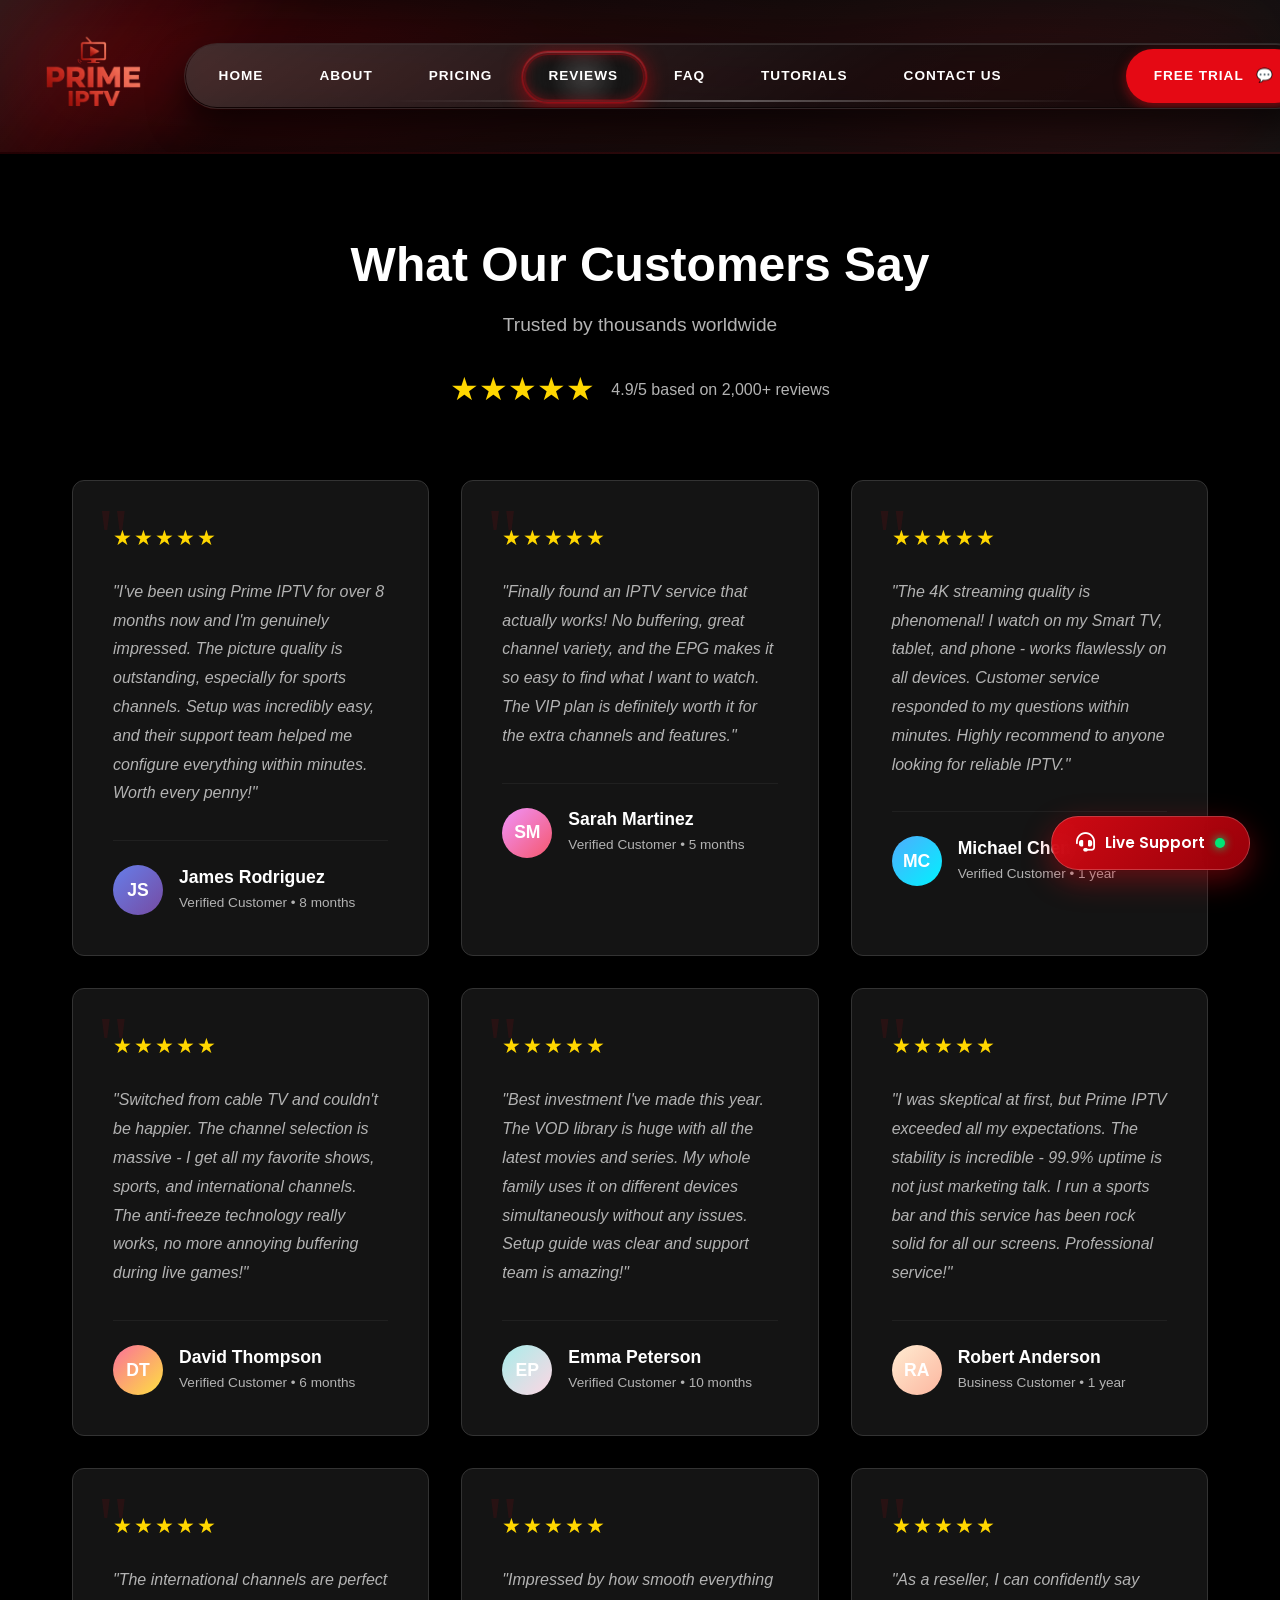
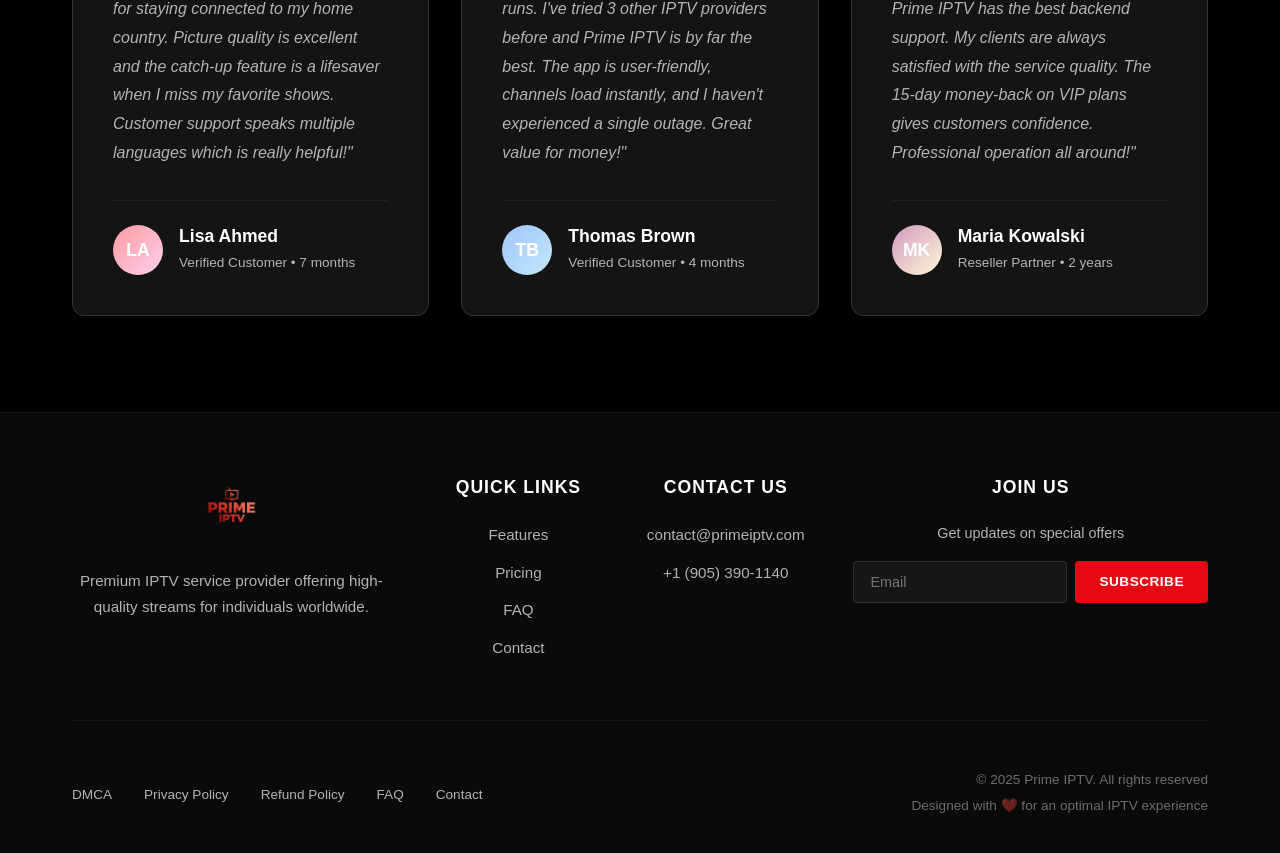
<file: reviews.html>
<!DOCTYPE html>
<html lang="en">
<head>
    <meta charset="UTF-8">
    <meta name="viewport" content="width=device-width, initial-scale=1.0">
    <title>Reviews - Prime IPTV</title>
    <link rel="icon" type="image/png" href="assets/logo.png">
    <link rel="shortcut icon" type="image/png" href="assets/logo.png">
    <link rel="preconnect" href="https://fonts.googleapis.com">
    <link rel="preconnect" href="https://fonts.gstatic.com" crossorigin>
    <link href="https://fonts.googleapis.com/css2?family=Inter:wght@400;500;600;700&family=Poppins:wght@600;700;800&display=swap" rel="stylesheet">
    <link rel="stylesheet" href="https://cdnjs.cloudflare.com/ajax/libs/font-awesome/6.4.0/css/all.min.css">
    <link rel="stylesheet" href="styles.css">
</head>
<body>

<!-- Header -->
<header class="site-header">
    <div class="container header-inner">
        <a href="index.html" class="site-logo-link">
            <img src="assets/logo.png" alt="Prime IPTV Logo" class="site-logo-img">
        </a>
        
        <!-- Responsive Nav -->
        <nav class="main-navigation">
            <ul id="primary-menu" class="nav-links">
                <li><a href="index.html">Home</a></li>
                <li><a href="about.html">About</a></li>
                <li><a href="pricing.html">Pricing</a></li>
                <li><a href="reviews.html" class="active">Reviews</a></li>
                <li><a href="faq.html">FAQ</a></li>
                <li><a href="tutorials.html">Tutorials</a></li>
                <li><a href="support.html">Contact us</a></li>
                <li class="nav-cta">
                    <a href="https://wa.me/19053901140?text=Hello%2C%20I%27m%20interested%20in%20a%20free%20trial%20of%20Prime%20IPTV" target="_blank" class="btn-free-trial">
                        <span>Free Trial</span>
                        <span style="margin-left: 0.5rem;">💬</span>
                    </a>
                </li>
            </ul>
        </nav>
        
        <!-- Mobile Controls -->
        <div class="mobile-controls">
            <a href="https://wa.me/19053901140?text=Hello%2C%20I%27m%20interested%20in%20a%20free%20trial%20of%20Prime%20IPTV" target="_blank" class="btn-free-trial-mobile">
                <span>Free Trial</span>
            </a>
            <button class="mobile-menu-btn" aria-label="Toggle mobile menu" aria-expanded="false" aria-controls="primary-menu">
                <i class="fas fa-bars"></i>
            </button>
        </div>
    </div>
</header>

<!-- Testimonials Section -->
<section class="section testimonials-section" style="background: var(--dark-bg); padding: 6rem 0;">
    <div class="container">
        <div class="section-title" style="text-align: center; margin-bottom: 4rem;">
            <h2 style="font-size: 3rem; margin-bottom: 1rem;">What Our Customers Say</h2>
            <p style="color: var(--text-secondary); font-size: 1.2rem;">Trusted by thousands worldwide</p>
            <div style="display: flex; justify-content: center; align-items: center; gap: 1rem; margin-top: 1.5rem;">
                <div style="color: #ffd700; font-size: 2rem;">★★★★★</div>
                <div style="color: var(--text-secondary);">4.9/5 based on 2,000+ reviews</div>
            </div>
        </div>
        <div class="testimonials-grid" style="display: grid; grid-template-columns: repeat(auto-fit, minmax(350px, 1fr)); gap: 2rem;">
            <div class="testimonial-card">
                <div class="testimonial-rating">★★★★★</div>
                <div class="testimonial-text">"I've been using Prime IPTV for over 8 months now and I'm genuinely impressed. The picture quality is outstanding, especially for sports channels. Setup was incredibly easy, and their support team helped me configure everything within minutes. Worth every penny!"</div>
                <div class="testimonial-author">
                    <div class="author-avatar" style="background: linear-gradient(135deg, #667eea 0%, #764ba2 100%);">JS</div>
                    <div>
                        <h4>James Rodriguez</h4>
                        <p>Verified Customer • 8 months</p>
                    </div>
                </div>
            </div>
            
            <div class="testimonial-card">
                <div class="testimonial-rating">★★★★★</div>
                <div class="testimonial-text">"Finally found an IPTV service that actually works! No buffering, great channel variety, and the EPG makes it so easy to find what I want to watch. The VIP plan is definitely worth it for the extra channels and features."</div>
                <div class="testimonial-author">
                    <div class="author-avatar" style="background: linear-gradient(135deg, #f093fb 0%, #f5576c 100%);">SM</div>
                    <div>
                        <h4>Sarah Martinez</h4>
                        <p>Verified Customer • 5 months</p>
                    </div>
                </div>
            </div>
            
            <div class="testimonial-card">
                <div class="testimonial-rating">★★★★★</div>
                <div class="testimonial-text">"The 4K streaming quality is phenomenal! I watch on my Smart TV, tablet, and phone - works flawlessly on all devices. Customer service responded to my questions within minutes. Highly recommend to anyone looking for reliable IPTV."</div>
                <div class="testimonial-author">
                    <div class="author-avatar" style="background: linear-gradient(135deg, #4facfe 0%, #00f2fe 100%);">MC</div>
                    <div>
                        <h4>Michael Chen</h4>
                        <p>Verified Customer • 1 year</p>
                    </div>
                </div>
            </div>
            
            <div class="testimonial-card">
                <div class="testimonial-rating">★★★★★</div>
                <div class="testimonial-text">"Switched from cable TV and couldn't be happier. The channel selection is massive - I get all my favorite shows, sports, and international channels. The anti-freeze technology really works, no more annoying buffering during live games!"</div>
                <div class="testimonial-author">
                    <div class="author-avatar" style="background: linear-gradient(135deg, #fa709a 0%, #fee140 100%);">DT</div>
                    <div>
                        <h4>David Thompson</h4>
                        <p>Verified Customer • 6 months</p>
                    </div>
                </div>
            </div>
            
            <div class="testimonial-card">
                <div class="testimonial-rating">★★★★★</div>
                <div class="testimonial-text">"Best investment I've made this year. The VOD library is huge with all the latest movies and series. My whole family uses it on different devices simultaneously without any issues. Setup guide was clear and support team is amazing!"</div>
                <div class="testimonial-author">
                    <div class="author-avatar" style="background: linear-gradient(135deg, #a8edea 0%, #fed6e3 100%);">EP</div>
                    <div>
                        <h4>Emma Peterson</h4>
                        <p>Verified Customer • 10 months</p>
                    </div>
                </div>
            </div>
            
            <div class="testimonial-card">
                <div class="testimonial-rating">★★★★★</div>
                <div class="testimonial-text">"I was skeptical at first, but Prime IPTV exceeded all my expectations. The stability is incredible - 99.9% uptime is not just marketing talk. I run a sports bar and this service has been rock solid for all our screens. Professional service!"</div>
                <div class="testimonial-author">
                    <div class="author-avatar" style="background: linear-gradient(135deg, #ffecd2 0%, #fcb69f 100%);">RA</div>
                    <div>
                        <h4>Robert Anderson</h4>
                        <p>Business Customer • 1 year</p>
                    </div>
                </div>
            </div>
            
            <div class="testimonial-card">
                <div class="testimonial-rating">★★★★★</div>
                <div class="testimonial-text">"The international channels are perfect for staying connected to my home country. Picture quality is excellent and the catch-up feature is a lifesaver when I miss my favorite shows. Customer support speaks multiple languages which is really helpful!"</div>
                <div class="testimonial-author">
                    <div class="author-avatar" style="background: linear-gradient(135deg, #ff9a9e 0%, #fecfef 100%);">LA</div>
                    <div>
                        <h4>Lisa Ahmed</h4>
                        <p>Verified Customer • 7 months</p>
                    </div>
                </div>
            </div>
            
            <div class="testimonial-card">
                <div class="testimonial-rating">★★★★★</div>
                <div class="testimonial-text">"Impressed by how smooth everything runs. I've tried 3 other IPTV providers before and Prime IPTV is by far the best. The app is user-friendly, channels load instantly, and I haven't experienced a single outage. Great value for money!"</div>
                <div class="testimonial-author">
                    <div class="author-avatar" style="background: linear-gradient(135deg, #a1c4fd 0%, #c2e9fb 100%);">TB</div>
                    <div>
                        <h4>Thomas Brown</h4>
                        <p>Verified Customer • 4 months</p>
                    </div>
                </div>
            </div>
            
            <div class="testimonial-card">
                <div class="testimonial-rating">★★★★★</div>
                <div class="testimonial-text">"As a reseller, I can confidently say Prime IPTV has the best backend support. My clients are always satisfied with the service quality. The 15-day money-back on VIP plans gives customers confidence. Professional operation all around!"</div>
                <div class="testimonial-author">
                    <div class="author-avatar" style="background: linear-gradient(135deg, #d299c2 0%, #fef9d7 100%);">MK</div>
                    <div>
                        <h4>Maria Kowalski</h4>
                        <p>Reseller Partner • 2 years</p>
                    </div>
                </div>
            </div>
        </div>
    </div>
</section>

<!-- Footer -->
<footer class="site-footer">
    <div class="container">
        <div class="footer-content">
            <!-- Brand Section -->
            <div class="footer-brand">
                <img src="assets/logo.png" alt="Prime IPTV Logo" class="footer-logo">
                <p class="footer-description">Premium IPTV service provider offering high-quality streams for individuals worldwide.</p>
            </div>

            <!-- Quick Links -->
            <div class="footer-links">
                <h4>Quick Links</h4>
                <ul>
                    <li><a href="index.html">Features</a></li>
                    <li><a href="pricing.html">Pricing</a></li>
                    <li><a href="faq.html">FAQ</a></li>
                    <li><a href="support.html">Contact</a></li>
                </ul>
            </div>

            <!-- Contact Section -->
            <div class="footer-contact">
                <h4>Contact Us</h4>
                <ul>
                    <li><a href="mailto:contact@primeiptv.com">contact@primeiptv.com</a></li>
                    <li><a href="tel:+19053901140">+1 (905) 390-1140</a></li>
                </ul>
            </div>

            <!-- Newsletter Section -->
            <div class="footer-newsletter">
                <h4>Join Us</h4>
                <p>Get updates on special offers</p>
                <form class="newsletter-form">
                    <input type="email" placeholder="Email" required>
                    <button type="submit">SUBSCRIBE</button>
                </form>
            </div>
        </div>

        <!-- Footer Bottom -->
        <div class="footer-bottom">
            <div class="footer-bottom-links">
                <a href="#">DMCA</a>
                <a href="#">Privacy Policy</a>
                <a href="#">Refund Policy</a>
                <a href="faq.html">FAQ</a>
                <a href="support.html">Contact</a>
            </div>
            <div class="footer-copyright">
                <p>© 2025 Prime IPTV. All rights reserved</p>
                <p>Designed with ❤️ for an optimal IPTV experience</p>
            </div>
        </div>
    </div>
    <div class="custom-chat-btn" onclick="Tawk_API.toggle()">
    <i class="fas fa-headset"></i> 
    <span>Live Support</span>
    <div class="online-dot"></div>
</div>
</footer>

<script defer src="js/nav-indicator.js"></script>

<script>
    // Mobile Menu Toggle
    document.addEventListener('DOMContentLoaded', function() {
        const btn = document.querySelector('.mobile-menu-btn');
        const links = document.getElementById('primary-menu');
        
        if (!btn || !links) return;

        const icon = btn.querySelector('i');

        function closeMenu() {
            links.classList.remove('is-open');
            btn.classList.remove('active');
            btn.setAttribute('aria-expanded', 'false');
            if (icon) icon.className = 'fas fa-bars';
        }

        btn.addEventListener('click', function() {
            const open = links.classList.toggle('is-open');
            btn.classList.toggle('active', open);
            btn.setAttribute('aria-expanded', String(open));
            if (icon) icon.className = open ? 'fas fa-times' : 'fas fa-bars';
        });

        // Close on link click (mobile)
        links.querySelectorAll('a').forEach(function(a) {
            a.addEventListener('click', function() {
                closeMenu();
            });
        });

        // Close if resized to desktop
        window.addEventListener('resize', function() {
            if (window.innerWidth > 900) closeMenu();
        });
    });

    // Sticky Header
    window.addEventListener('scroll', function() {
        const header = document.querySelector('.site-header');
        if (window.scrollY > 50) {
            header.classList.add('scrolled');
        } else {
            header.classList.remove('scrolled');
        }
    });

    // Smooth Scroll
    document.querySelectorAll('a[href^="#"]').forEach(anchor => {
        anchor.addEventListener('click', function(e) {
            e.preventDefault();
            const target = document.querySelector(this.getAttribute('href'));
            if (target) {
                target.scrollIntoView({ behavior: 'smooth' });
            }
        });
    });
</script>
<!--Start of Tawk.to Script-->
<script type="text/javascript">
var Tawk_API=Tawk_API||{}, Tawk_LoadStart=new Date();
(function(){
var s1=document.createElement("script"),s0=document.getElementsByTagName("script")[0];
s1.async=true;
s1.src='https://embed.tawk.to/694137d2ab0cd21983772d59/1jcjc43o6';
s1.charset='UTF-8';
s1.setAttribute('crossorigin','*');
s0.parentNode.insertBefore(s1,s0);
})();
</script>
<!--End of Tawk.to Script-->
<script type="text/javascript">
var Tawk_API=Tawk_API||{}, Tawk_LoadStart=new Date();

// --- NEW LOGIC: Hide Button when Chat Opens ---
Tawk_API.onChatMaximized = function(){
    // When chat opens, hide the custom button
    var btn = document.querySelector('.custom-chat-btn');
    if(btn) btn.style.display = 'none';
};

Tawk_API.onChatMinimized = function(){
    // When chat closes, bring back the custom button
    var btn = document.querySelector('.custom-chat-btn');
    if(btn) btn.style.display = 'flex';
};
// ----------------------------------------------

(function(){
var s1=document.createElement("script"),s0=document.getElementsByTagName("script")[0];
s1.async=true;
s1.src='https://embed.tawk.to/6933316729e54f197c444ed2/1jbnvi01i';
s1.charset='UTF-8';
s1.setAttribute('crossorigin','*');
s0.parentNode.insertBefore(s1,s0);
})();
</script>
</body>
</html>
</file>
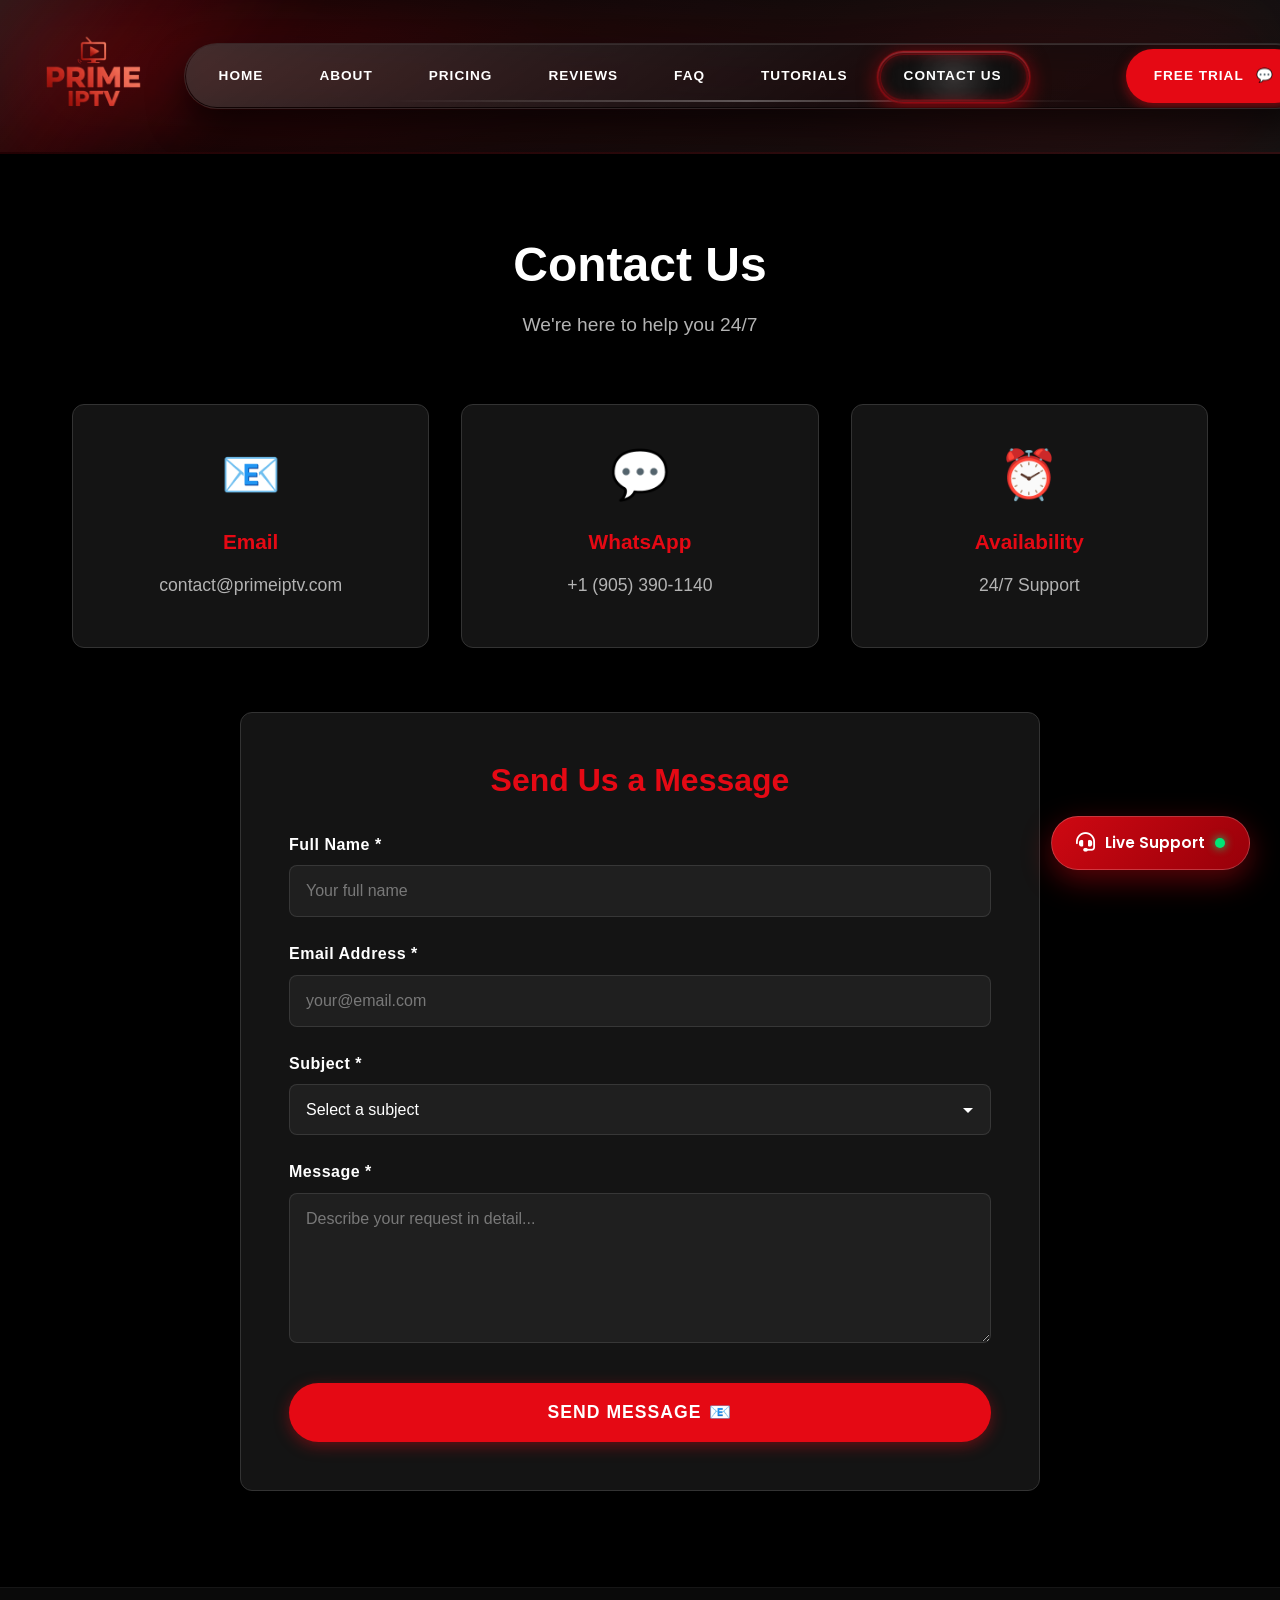
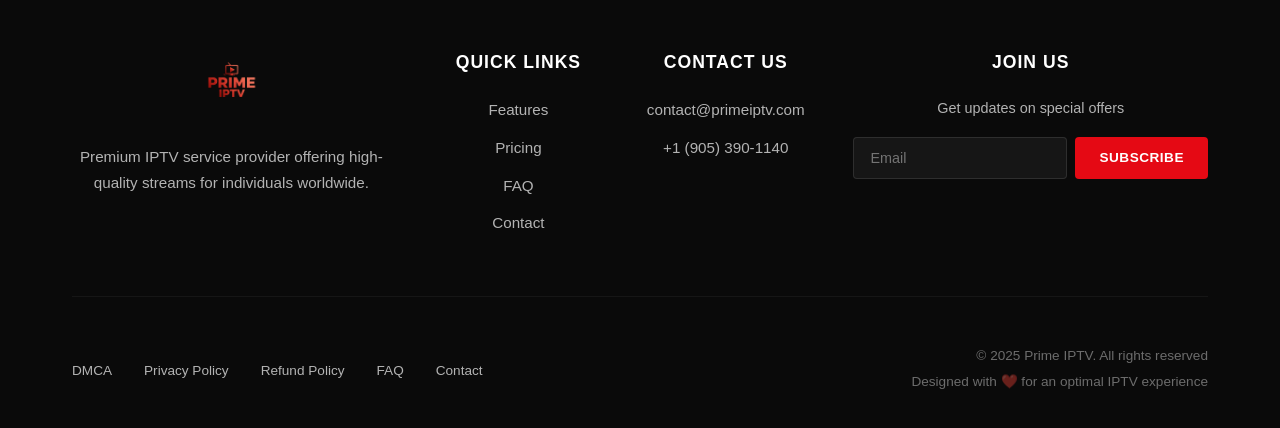
<file: support.html>
<!DOCTYPE html>
<html lang="en">
<head>
    <meta charset="UTF-8">
    <meta name="viewport" content="width=device-width, initial-scale=1.0">
    <title>Support - Prime IPTV</title>
    <link rel="icon" type="image/png" href="assets/logo.png">
    <link rel="shortcut icon" type="image/png" href="assets/logo.png">
    <link rel="preconnect" href="https://fonts.googleapis.com">
    <link rel="preconnect" href="https://fonts.gstatic.com" crossorigin>
    <link href="https://fonts.googleapis.com/css2?family=Inter:wght@400;500;600;700&family=Poppins:wght@600;700;800&display=swap" rel="stylesheet">
    <link rel="stylesheet" href="https://cdnjs.cloudflare.com/ajax/libs/font-awesome/6.4.0/css/all.min.css">
    <link rel="stylesheet" href="styles.css">
</head>
<body>

<!-- Header -->
<header class="site-header">
    <div class="container header-inner">
        <a href="index.html" class="site-logo-link">
            <img src="assets/logo.png" alt="Prime IPTV Logo" class="site-logo-img">
        </a>
        
        <!-- Responsive Nav -->
        <nav class="main-navigation">
            <ul id="primary-menu" class="nav-links">
                <li><a href="index.html">Home</a></li>
                <li><a href="about.html">About</a></li>
                <li><a href="pricing.html">Pricing</a></li>
                <li><a href="reviews.html">Reviews</a></li>
                <li><a href="faq.html">FAQ</a></li>
                <li><a href="tutorials.html">Tutorials</a></li>
                <li><a href="support.html" class="active">Contact us</a></li>
                <li class="nav-cta">
                    <a href="https://wa.me/19053901140?text=Hello%2C%20I%27m%20interested%20in%20a%20free%20trial%20of%20Prime%20IPTV" target="_blank" class="btn-free-trial">
                        <span>Free Trial</span>
                        <span style="margin-left: 0.5rem;">💬</span>
                    </a>
                </li>
            </ul>
        </nav>
        
        <!-- Mobile Controls -->
        <div class="mobile-controls">
            <a href="https://wa.me/19053901140?text=Hello%2C%20I%27m%20interested%20in%20a%20free%20trial%20of%20Prime%20IPTV" target="_blank" class="btn-free-trial-mobile">
                <span>Free Trial</span>
            </a>
            <button class="mobile-menu-btn" aria-label="Toggle mobile menu" aria-expanded="false" aria-controls="primary-menu">
                <i class="fas fa-bars"></i>
            </button>
        </div>
    </div>
</header>

<!-- Contact Section -->
<section class="section contact-section" style="background: var(--dark-bg); padding: 6rem 0;">
    <div class="container" style="max-width: 1200px;">
        <div class="section-title" style="text-align: center; margin-bottom: 4rem;">
            <h2 style="font-size: 3rem; margin-bottom: 1rem;">Contact Us</h2>
            <p style="color: var(--text-secondary); font-size: 1.2rem;">We're here to help you 24/7</p>
        </div>

        <!-- Contact Info Cards -->
        <div style="display: grid; grid-template-columns: repeat(auto-fit, minmax(300px, 1fr)); gap: 2rem; margin-bottom: 4rem;">
            <div style="background: var(--dark-card); padding: 2rem; border-radius: 12px; text-align: center; border: 1px solid var(--border-dark); transition: transform 0.3s ease;">
                <div style="font-size: 3rem; margin-bottom: 1rem;">📧</div>
                <h3 style="font-size: 1.3rem; margin-bottom: 1rem; color: var(--netflix-red);">Email</h3>
                <a href="mailto:contact@primeiptv.com" style="color: var(--text-secondary); font-size: 1.1rem; transition: color 0.3s ease;">contact@primeiptv.com</a>
            </div>

            <div style="background: var(--dark-card); padding: 2rem; border-radius: 12px; text-align: center; border: 1px solid var(--border-dark); transition: transform 0.3s ease;">
                <div style="font-size: 3rem; margin-bottom: 1rem;">💬</div>
                <h3 style="font-size: 1.3rem; margin-bottom: 1rem; color: var(--netflix-red);">WhatsApp</h3>
                <a href="https://wa.me/19053901140" target="_blank" style="color: var(--text-secondary); font-size: 1.1rem; transition: color 0.3s ease;">+1 (905) 390-1140</a>
            </div>

            <div style="background: var(--dark-card); padding: 2rem; border-radius: 12px; text-align: center; border: 1px solid var(--border-dark); transition: transform 0.3s ease;">
                <div style="font-size: 3rem; margin-bottom: 1rem;">⏰</div>
                <h3 style="font-size: 1.3rem; margin-bottom: 1rem; color: var(--netflix-red);">Availability</h3>
                <p style="color: var(--text-secondary); font-size: 1.1rem;">24/7 Support</p>
            </div>
        </div>

        <!-- Contact Form -->
        <div style="background: var(--dark-card); padding: 3rem; border-radius: 12px; border: 1px solid var(--border-dark); max-width: 800px; margin: 0 auto;">
            <h3 style="font-size: 2rem; margin-bottom: 2rem; text-align: center; color: var(--netflix-red);">Send Us a Message</h3>
            
            <form class="contact-form" id="contactForm">
                <!-- Full Name -->
                <div class="form-group">
                    <label for="fullName">Full Name *</label>
                    <input type="text" id="fullName" name="fullName" required placeholder="Your full name">
                </div>

                <!-- Email Address -->
                <div class="form-group">
                    <label for="email">Email Address *</label>
                    <input type="email" id="email" name="email" required placeholder="your@email.com">
                </div>

                <!-- Subject Dropdown -->
                <div class="form-group">
                    <label for="subject">Subject *</label>
                    <select id="subject" name="subject" required>
                        <option value="">Select a subject</option>
                        <option value="trial">Free trial request</option>
                        <option value="details">Service details</option>
                        <option value="problem">Subscription/trial issue</option>
                        <option value="reseller">Become a reseller</option>
                        <option value="other">Other</option>
                    </select>
                </div>

                <!-- Message Body -->
                <div class="form-group">
                    <label for="message">Message *</label>
                    <textarea id="message" name="message" rows="6" required placeholder="Describe your request in detail..."></textarea>
                </div>

                <!-- Submit Button -->
                <button type="submit" class="btn-submit-contact">
                    <span>Send Message</span>
                    <span style="margin-left: 0.5rem;">📧</span>
                </button>
            </form>
        </div>
    </div>
</section>

<!-- Footer -->
<footer class="site-footer">
    <div class="container">
        <div class="footer-content">
            <!-- Brand Section -->
            <div class="footer-brand">
                <img src="assets/logo.png" alt="Prime IPTV Logo" class="footer-logo">
                <p class="footer-description">Premium IPTV service provider offering high-quality streams for individuals worldwide.</p>
            </div>

            <!-- Quick Links -->
            <div class="footer-links">
                <h4>Quick Links</h4>
                <ul>
                    <li><a href="index.html">Features</a></li>
                    <li><a href="pricing.html">Pricing</a></li>
                    <li><a href="faq.html">FAQ</a></li>
                    <li><a href="support.html">Contact</a></li>
                </ul>
            </div>

            <!-- Contact Section -->
            <div class="footer-contact">
                <h4>Contact Us</h4>
                <ul>
                    <li><a href="mailto:contact@primeiptv.com">contact@primeiptv.com</a></li>
                    <li><a href="tel:+19053901140">+1 (905) 390-1140</a></li>
                </ul>
            </div>

            <!-- Newsletter Section -->
            <div class="footer-newsletter">
                <h4>Join Us</h4>
                <p>Get updates on special offers</p>
                <form class="newsletter-form">
                    <input type="email" placeholder="Email" required>
                    <button type="submit">SUBSCRIBE</button>
                </form>
            </div>
        </div>

        <!-- Footer Bottom -->
        <div class="footer-bottom">
            <div class="footer-bottom-links">
                <a href="#">DMCA</a>
                <a href="#">Privacy Policy</a>
                <a href="#">Refund Policy</a>
                <a href="faq.html">FAQ</a>
                <a href="support.html">Contact</a>
            </div>
            <div class="footer-copyright">
                <p>© 2025 Prime IPTV. All rights reserved</p>
                <p>Designed with ❤️ for an optimal IPTV experience</p>
            </div>
        </div>
    </div>
    <div class="custom-chat-btn" onclick="Tawk_API.toggle()">
    <i class="fas fa-headset"></i> 
    <span>Live Support</span>
    <div class="online-dot"></div>
</div>
</footer>

<script defer src="js/nav-indicator.js"></script>

<script>
    // Sticky Header
    window.addEventListener('scroll', function() {
        const header = document.querySelector('.site-header');
        if (window.scrollY > 50) {
            header.classList.add('scrolled');
        } else {
            header.classList.remove('scrolled');
        }
    });

    // Smooth Scroll
    document.querySelectorAll('a[href^="#"]').forEach(anchor => {
        anchor.addEventListener('click', function(e) {
            e.preventDefault();
            const target = document.querySelector(this.getAttribute('href'));
            if (target) {
                target.scrollIntoView({ behavior: 'smooth' });
            }
        });
    });

    // Mobile Menu Toggle
    document.addEventListener('DOMContentLoaded', function() {
        const btn = document.querySelector('.mobile-menu-btn');
        const links = document.getElementById('primary-menu');
        
        if (!btn || !links) return;

        const icon = btn.querySelector('i');

        function closeMenu() {
            links.classList.remove('is-open');
            btn.classList.remove('active');
            btn.setAttribute('aria-expanded', 'false');
            if (icon) icon.className = 'fas fa-bars';
        }

        btn.addEventListener('click', function() {
            const open = links.classList.toggle('is-open');
            btn.classList.toggle('active', open);
            btn.setAttribute('aria-expanded', String(open));
            if (icon) icon.className = open ? 'fas fa-times' : 'fas fa-bars';
        });

        // Close on link click (mobile)
        links.querySelectorAll('a').forEach(function(a) {
            a.addEventListener('click', function() {
                closeMenu();
            });
        });

        // Close if resized to desktop
        window.addEventListener('resize', function() {
            if (window.innerWidth > 900) closeMenu();
        });
    });

    // Sticky Header
    window.addEventListener('scroll', function() {
        const header = document.querySelector('.site-header');
        if (window.scrollY > 50) {
            header.classList.add('scrolled');
        } else {
            header.classList.remove('scrolled');
        }
    });
</script>
<!--Start of Tawk.to Script-->
<script type="text/javascript">
var Tawk_API=Tawk_API||{}, Tawk_LoadStart=new Date();
(function(){
var s1=document.createElement("script"),s0=document.getElementsByTagName("script")[0];
s1.async=true;
s1.src='https://embed.tawk.to/694137d2ab0cd21983772d59/1jcjc43o6';
s1.charset='UTF-8';
s1.setAttribute('crossorigin','*');
s0.parentNode.insertBefore(s1,s0);
})();
</script>
<!--End of Tawk.to Script-->
<script type="text/javascript">
var Tawk_API=Tawk_API||{}, Tawk_LoadStart=new Date();

// --- NEW LOGIC: Hide Button when Chat Opens ---
Tawk_API.onChatMaximized = function(){
    // When chat opens, hide the custom button
    var btn = document.querySelector('.custom-chat-btn');
    if(btn) btn.style.display = 'none';
};

Tawk_API.onChatMinimized = function(){
    // When chat closes, bring back the custom button
    var btn = document.querySelector('.custom-chat-btn');
    if(btn) btn.style.display = 'flex';
};
// ----------------------------------------------

(function(){
var s1=document.createElement("script"),s0=document.getElementsByTagName("script")[0];
s1.async=true;
s1.src='https://embed.tawk.to/6933316729e54f197c444ed2/1jbnvi01i';
s1.charset='UTF-8';
s1.setAttribute('crossorigin','*');
s0.parentNode.insertBefore(s1,s0);
})();
</script>
</body>
</html>
</file>
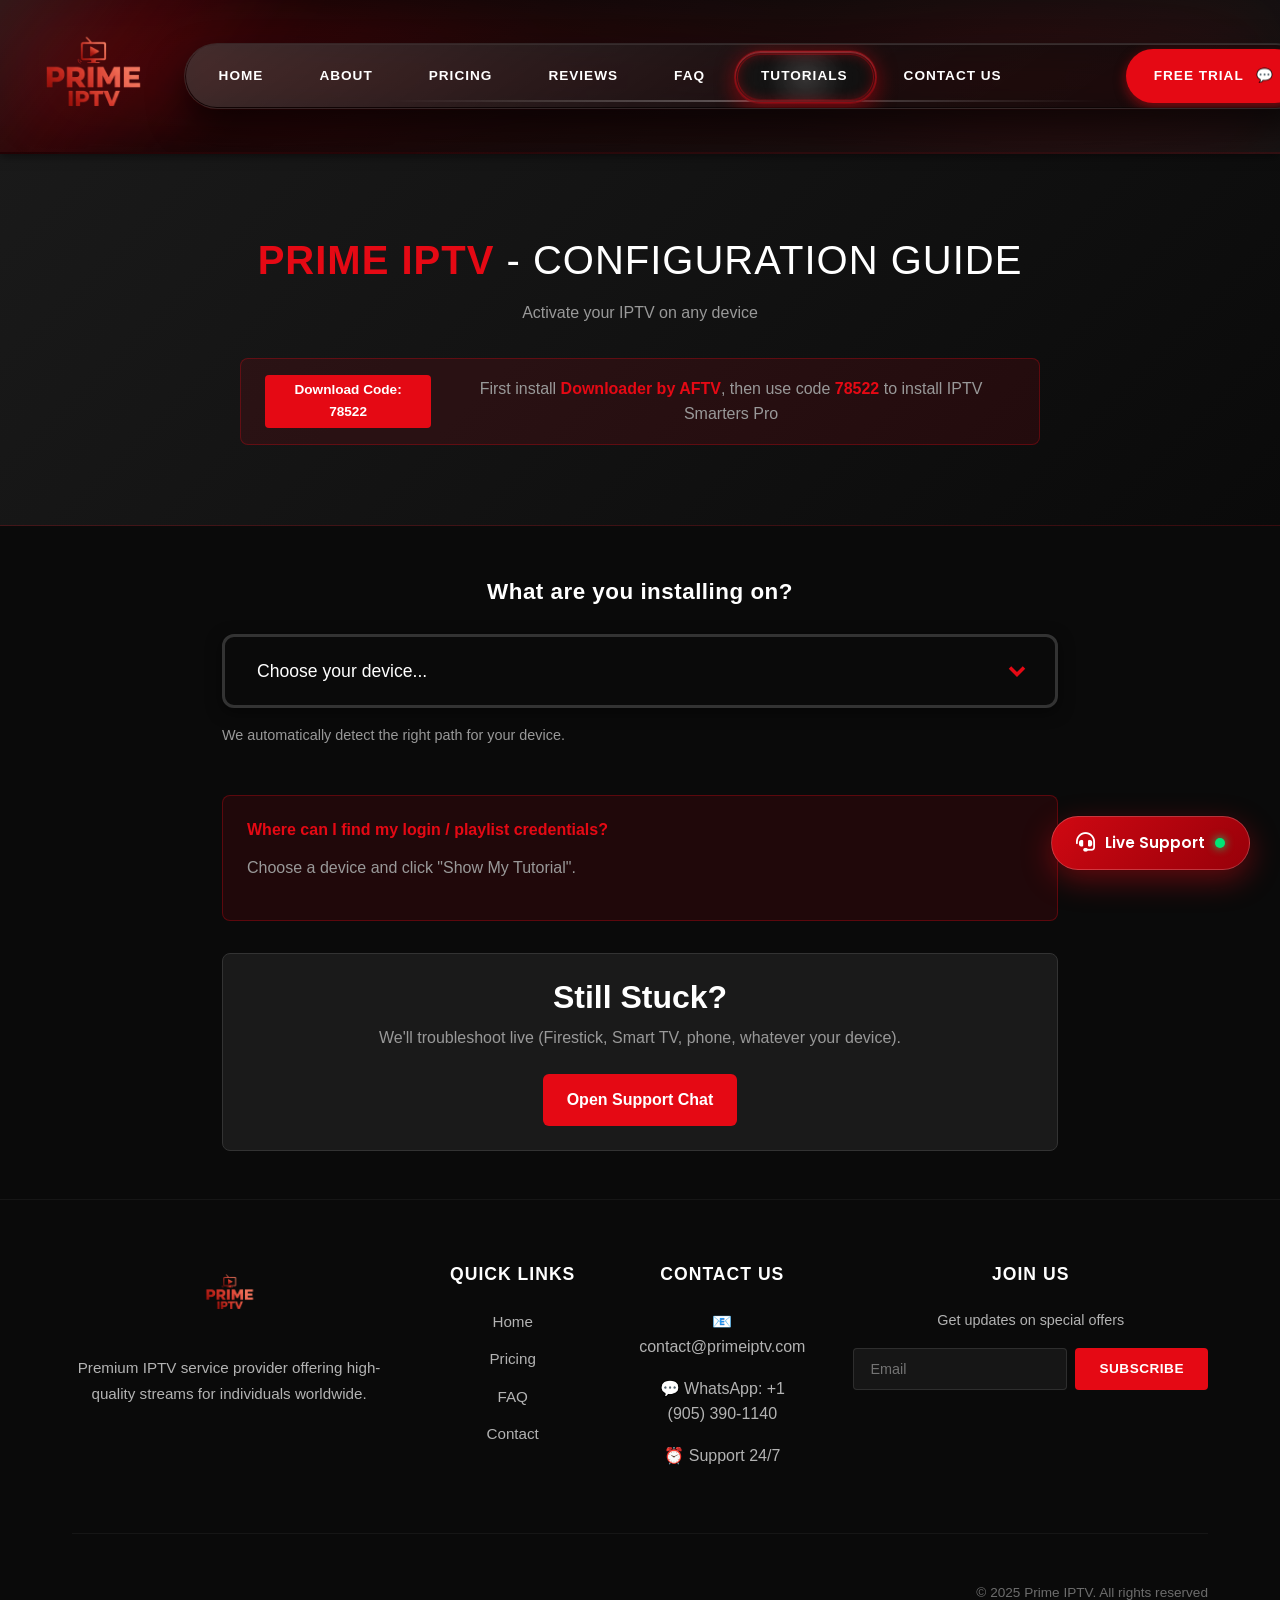
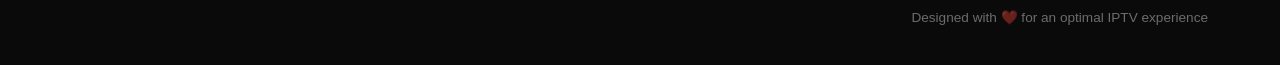
<file: tutorials.html>
<!DOCTYPE html>
<html lang="en">
<head>
    <meta charset="UTF-8">
    <meta name="viewport" content="width=device-width, initial-scale=1.0">
    <title>Configuration Guide - Prime IPTV</title>
    <link rel="icon" type="image/png" href="assets/logo.png">
    <link rel="shortcut icon" type="image/png" href="assets/logo.png">
    <link rel="preconnect" href="https://fonts.googleapis.com">
    <link rel="preconnect" href="https://fonts.gstatic.com" crossorigin>
    <link href="https://fonts.googleapis.com/css2?family=Inter:wght@400;500;600;700&family=Poppins:wght@600;700;800&display=swap" rel="stylesheet">
    <link rel="stylesheet" href="https://cdnjs.cloudflare.com/ajax/libs/font-awesome/6.4.0/css/all.min.css">
    <link rel="stylesheet" href="styles.css">
    <style>
        body {
            background: #0a0a0a;
            color: #ffffff;
        }

        .config-hero {
            background: linear-gradient(135deg, #1a1a1a 0%, #0a0a0a 100%);
            padding: 6rem 0 3rem;
            text-align: center;
            border-bottom: 1px solid rgba(229, 9, 20, 0.2);
        }

        .config-hero h1 {
            font-size: 2.5rem;
            margin-bottom: 1rem;
            color: #ffffff;
            font-weight: 300;
            letter-spacing: 1px;
        }

        .config-hero h1 strong {
            color: var(--netflix-red);
            font-weight: 700;
        }

        .config-hero p {
            font-size: 1rem;
            color: #999;
            max-width: 800px;
            margin: 0 auto;
            line-height: 1.6;
        }

        .config-info {
            background: rgba(229, 9, 20, 0.1);
            border: 1px solid rgba(229, 9, 20, 0.3);
            border-radius: 8px;
            padding: 1rem 1.5rem;
            margin: 2rem auto;
            max-width: 800px;
            display: flex;
            align-items: center;
            gap: 1rem;
        }

        .config-badge {
            background: var(--netflix-red);
            color: white;
            padding: 0.3rem 0.8rem;
            border-radius: 4px;
            font-size: 0.85rem;
            font-weight: 600;
        }

        .device-selector-section {
            max-width: 900px;
            margin: 3rem auto;
            padding: 0 2rem;
        }

        .selector-label {
            font-size: 1.4rem;
            margin-bottom: 1.5rem;
            color: #fff;
            font-weight: 600;
            text-align: center;
            display: block;
            letter-spacing: 0.5px;
        }

        .device-select {
            width: 100%;
            padding: 1.5rem 2rem;
            background: linear-gradient(135deg, #1a1a1a 0%, #0f0f0f 100%);
            border: 3px solid #333;
            border-radius: 12px;
            color: white;
            font-size: 1.1rem;
            cursor: pointer;
            transition: all 0.4s cubic-bezier(0.4, 0, 0.2, 1);
            appearance: none;
            background-image: url("data:image/svg+xml,%3Csvg xmlns='http://www.w3.org/2000/svg' width='28' height='28' viewBox='0 0 24 24' fill='none' stroke='%23E50914' stroke-width='3'%3E%3Cpolyline points='6 9 12 15 18 9'%3E%3C/polyline%3E%3C/svg%3E");
            background-repeat: no-repeat;
            background-position: right 1.5rem center;
            padding-right: 4rem;
            box-shadow: 0 4px 15px rgba(0, 0, 0, 0.5);
            font-weight: 500;
            position: relative;
        }

        .device-select option {
            background: #1a1a1a;
            color: white;
            padding: 1rem;
            font-size: 1rem;
        }

        .device-select:hover {
            border-color: var(--netflix-red);
            background: linear-gradient(135deg, #222 0%, #1a1a1a 100%);
            transform: translateY(-2px);
            box-shadow: 0 8px 25px rgba(229, 9, 20, 0.3);
        }

        .device-select:focus {
            outline: none;
            border-color: var(--netflix-red);
            box-shadow: 0 0 0 4px rgba(229, 9, 20, 0.25), 0 8px 25px rgba(229, 9, 20, 0.4);
            transform: translateY(-2px);
        }
        
        .device-select:active {
            transform: translateY(0);
        }

        .show-tutorial-btn {
            width: 100%;
            padding: 1.25rem 2rem;
            background: linear-gradient(135deg, var(--netflix-red) 0%, #c40812 100%);
            color: white;
            border: none;
            border-radius: 12px;
            font-size: 1.1rem;
            font-weight: 700;
            cursor: pointer;
            margin-top: 1.5rem;
            transition: all 0.4s cubic-bezier(0.4, 0, 0.2, 1);
            display: none;
            text-transform: uppercase;
            letter-spacing: 1px;
            box-shadow: 0 4px 15px rgba(229, 9, 20, 0.4);
            position: relative;
            overflow: hidden;
        }

        .show-tutorial-btn::before {
            content: '';
            position: absolute;
            top: 50%;
            left: 50%;
            width: 0;
            height: 0;
            border-radius: 50%;
            background: rgba(255, 255, 255, 0.2);
            transform: translate(-50%, -50%);
            transition: width 0.6s, height 0.6s;
        }

        .show-tutorial-btn:hover::before {
            width: 300px;
            height: 300px;
        }

        .show-tutorial-btn.active {
            display: block;
            animation: slideIn 0.5s ease;
        }

        @keyframes slideIn {
            from {
                opacity: 0;
                transform: translateY(20px);
            }
            to {
                opacity: 1;
                transform: translateY(0);
            }
        }

        .show-tutorial-btn:hover {
            background: linear-gradient(135deg, #ff0a18 0%, #e50914 100%);
            transform: translateY(-3px);
            box-shadow: 0 8px 30px rgba(229, 9, 20, 0.6);
        }

        .show-tutorial-btn:active {
            transform: translateY(-1px);
        }

        .tutorial-container {
            max-width: 800px;
            margin: 3rem auto;
            padding: 0 2rem;
            display: none;
        }

        .tutorial-container.active {
            display: block;
            animation: fadeIn 0.5s ease;
        }

        @keyframes fadeIn {
            from {
                opacity: 0;
                transform: translateY(20px);
            }
            to {
                opacity: 1;
                transform: translateY(0);
            }
        }

        .tutorial-header {
            background: #1a1a1a;
            border: 1px solid #333;
            border-radius: 8px 8px 0 0;
            padding: 1.5rem;
        }

        .tutorial-title {
            font-size: 1.5rem;
            margin-bottom: 0.5rem;
            color: #fff;
        }

        .tutorial-subtitle {
            color: #999;
            font-size: 0.95rem;
        }

        .tutorial-steps {
            background: #0f0f0f;
            border: 1px solid #333;
            border-top: none;
            border-radius: 0 0 8px 8px;
            padding: 2rem;
        }

        .step-item {
            background: #1a1a1a;
            border: 1px solid #333;
            border-radius: 8px;
            padding: 1.5rem;
            margin-bottom: 1rem;
            display: flex;
            gap: 1rem;
            transition: all 0.3s ease;
        }

        .step-item:hover {
            border-color: var(--netflix-red);
            background: #222;
        }

        .step-number {
            background: var(--netflix-red);
            color: white;
            width: 35px;
            height: 35px;
            border-radius: 50%;
            display: flex;
            align-items: center;
            justify-content: center;
            font-weight: 700;
            flex-shrink: 0;
        }

        .step-content h4 {
            color: #fff;
            margin-bottom: 0.5rem;
            font-size: 1.1rem;
        }

        .step-content p {
            color: #999;
            line-height: 1.6;
            margin: 0;
        }

        .code-highlight {
            background: #000;
            border: 2px solid var(--netflix-red);
            padding: 1rem;
            border-radius: 6px;
            font-family: 'Courier New', monospace;
            font-size: 1.5rem;
            font-weight: 700;
            color: var(--netflix-red);
            text-align: center;
            letter-spacing: 3px;
            margin: 1rem 0;
        }

        .download-btn {
            display: inline-block;
            background: var(--netflix-red);
            color: white;
            padding: 0.8rem 1.5rem;
            border-radius: 6px;
            text-decoration: none;
            font-weight: 600;
            transition: all 0.3s ease;
            margin-top: 0.5rem;
        }

        .download-btn:hover {
            background: #c40812;
            transform: translateY(-2px);
            box-shadow: 0 4px 15px rgba(229, 9, 20, 0.4);
        }

        .help-section {
            background: #1a1a1a;
            border: 1px solid #333;
            border-radius: 8px;
            padding: 1.5rem;
            margin-top: 2rem;
            text-align: center;
        }

        .help-section h3 {
            color: #fff;
            margin-bottom: 0.5rem;
        }

        .help-section p {
            color: #999;
            margin-bottom: 1rem;
        }

        .credentials-box {
            background: rgba(229, 9, 20, 0.1);
            border: 1px solid rgba(229, 9, 20, 0.3);
            border-radius: 8px;
            padding: 1.5rem;
            margin: 1.5rem 0;
        }

        .credentials-box h4 {
            color: var(--netflix-red);
            margin-bottom: 1rem;
        }
        /* --- CUSTOM CHAT BUTTON (THE HACKER WAY) --- */
.custom-chat-btn {
    position: fixed;
    bottom: 30px;
    right: 30px;
    z-index: 99999;
    
    /* Glassy Red Gradient Background */
    background: linear-gradient(135deg, rgba(229, 9, 20, 0.9), rgba(160, 0, 10, 0.95));
    backdrop-filter: blur(10px);
    -webkit-backdrop-filter: blur(10px);
    
    color: white;
    padding: 14px 24px;
    border-radius: 50px;
    
    /* Premium Border & Glow */
    border: 1px solid rgba(255, 255, 255, 0.2);
    box-shadow: 
        0 10px 30px rgba(229, 9, 20, 0.4),
        0 0 0 1px rgba(0, 0, 0, 0.2);
        
    font-family: 'Poppins', sans-serif;
    font-weight: 600;
    font-size: 0.95rem;
    cursor: pointer;
    
    display: flex;
    align-items: center;
    gap: 10px;
    
    transition: all 0.3s cubic-bezier(0.25, 0.8, 0.25, 1);
}

/* Hover Effect: Lifts up and gets brighter */
.custom-chat-btn:hover {
    transform: translateY(-5px) scale(1.02);
    box-shadow: 
        0 15px 40px rgba(229, 9, 20, 0.6),
        0 0 0 1px rgba(255, 255, 255, 0.4);
    background: linear-gradient(135deg, #ff1f1f, #b30000);
}

/* The Headset Icon */
.custom-chat-btn i {
    font-size: 1.2rem;
}

/* The Green "Online" Dot */
.online-dot {
    width: 10px;
    height: 10px;
    background-color: #00e676; /* Bright Green */
    border-radius: 50%;
    box-shadow: 0 0 10px #00e676;
    animation: pulseDot 2s infinite;
}

@keyframes pulseDot {
    0% { transform: scale(0.95); box-shadow: 0 0 0 0 rgba(0, 230, 118, 0.7); }
    70% { transform: scale(1); box-shadow: 0 0 0 6px rgba(0, 230, 118, 0); }
    100% { transform: scale(0.95); box-shadow: 0 0 0 0 rgba(0, 230, 118, 0); }
}

/* Mobile Adjustments */
@media (max-width: 768px) {
    .custom-chat-btn {
        bottom: 20px;
        right: 20px;
        padding: 12px 20px;
        font-size: 0.85rem;
    }
}
    </style>
</head>
<body>

<!-- Header -->
<header class="site-header">
    <div class="container header-inner">
        <a href="index.html" class="site-logo-link">
            <img src="assets/logo.png" alt="Prime IPTV Logo" class="site-logo-img">
        </a>
        
        <!-- Responsive Nav -->
        <nav class="main-navigation">
            <ul id="primary-menu" class="nav-links">
                <li><a href="index.html">Home</a></li>
                <li><a href="about.html">About</a></li>
                <li><a href="pricing.html">Pricing</a></li>
                <li><a href="reviews.html">Reviews</a></li>
                <li><a href="faq.html">FAQ</a></li>
                <li><a href="tutorials.html" class="active">Tutorials</a></li>
                <li><a href="support.html">Contact us</a></li>
                <li class="nav-cta">
                    <a href="https://wa.me/19053901140?text=Hello%2C%20I%27m%20interested%20in%20a%20free%20trial%20of%20Prime%20IPTV" target="_blank" class="btn-free-trial">
                        <span>Free Trial</span>
                        <span style="margin-left: 0.5rem;">💬</span>
                    </a>
                </li>
            </ul>
        </nav>
        
        <!-- Mobile Controls -->
        <div class="mobile-controls">
            <a href="https://wa.me/19053901140?text=Hello%2C%20I%27m%20interested%20in%20a%20free%20trial%20of%20Prime%20IPTV" target="_blank" class="btn-free-trial-mobile">
                <span>Free Trial</span>
            </a>
            <button class="mobile-menu-btn" aria-label="Toggle mobile menu" aria-expanded="false" aria-controls="primary-menu">
                <i class="fas fa-bars"></i>
            </button>
        </div>
    </div>
</header>

<!-- Hero Section -->
<section class="config-hero">
    <div class="container">
        <h1><strong>PRIME IPTV</strong> - CONFIGURATION GUIDE</h1>
        <p>Activate your IPTV on any device</p>
        
        <div class="config-info">
            <div class="config-badge">Download Code: 78522</div>
            <span style="color: #999;">First install <strong style="color: var(--netflix-red);">Downloader by AFTV</strong>, then use code <strong style="color: var(--netflix-red);">78522</strong> to install IPTV Smarters Pro</span>
        </div>
    </div>
</section>

<!-- Device Selector -->
<section class="device-selector-section">
    <label class="selector-label">What are you installing on?</label>
    <select id="deviceSelect" class="device-select" onchange="handleDeviceSelect(this.value)">
        <option value="">Choose your device...</option>
        <option value="firestick">Amazon Fire TV / Firestick</option>
        <option value="android-tv">Android TV / Google TV (Sony, TCL, Hisense, Shield)</option>
        <option value="android-phone">Android Phone/Tablet</option>
        <option value="chromecast">Chromecast with Google TV</option>
        <option value="ios">iPhone / iPad (iOS)</option>
        <option value="samsung">Samsung Smart TV (Tizen)</option>
        <option value="lg">LG Smart TV (webOS)</option>
        <option value="windows">Windows PC</option>
        <option value="mac">Mac (macOS)</option>
        <option value="roku">Roku TV / Stick</option>
        <option value="mag">MAG / Enigma2 / STBemu</option>
        <option value="other">Other or I just want the M3U</option>
    </select>
    <button id="showTutorialBtn" class="show-tutorial-btn" onclick="showTutorial()">Show My Tutorial</button>
    
    <p style="color: #999; margin-top: 1rem; font-size: 0.9rem;">We automatically detect the right path for your device.</p>
</section>

<!-- Tutorials Container -->
<div id="tutorialsContainer"></div>

<!-- Help Section -->
<section class="device-selector-section">
    <div class="credentials-box">
        <h4>Where can I find my login / playlist credentials?</h4>
        <p style="color: #999;">Choose a device and click "Show My Tutorial".</p>
    </div>
    
    <div class="help-section">
        <h3>Still Stuck?</h3>
        <p>We'll troubleshoot live (Firestick, Smart TV, phone, whatever your device).</p>
        <a href="support.html" class="download-btn">Open Support Chat</a>
    </div>
</section>

<script defer src="js/nav-indicator.js"></script>

<script>
// Tutorial data
const tutorials = {
    firestick: {
        title: "Amazon Fire TV / Firestick",
        subtitle: "PRIME IPTV - STEP BY STEP",
        description: "Installez Downloader par AFTVnews, puis récupérez IPTV Smarters Pro via le code.",
        steps: [
            {
                title: "Installer l'application Downloader by AFTV",
                content: "Allez dans l'App Store de votre Fire TV → Recherchez <strong>Downloader by AFTV</strong> → Installez l'application."
            },
            {
                title: "Activer « Installer des applications inconnues » pour Downloader by AFTV",
                content: "Paramètres → Mon Fire TV → Options du développeur → Installer des applications inconnues → définissez <strong>Downloader by AFTV</strong> sur <strong>ACTIF</strong>."
            },
            {
                title: "Lancez Downloader et entrez le code",
                content: "Ouvrez l'application Downloader → Dans la barre de recherche, entrez le code <div class='code-highlight'>78522</div> Suivez les instructions à l'écran pour télécharger le programme d'installation."
            },
            {
                title: "Installer IPTV Smarters Pro",
                content: "Downloader by AFTV récupérera le programme d'installation. Confirmez l'installation lorsque vous y êtes invité."
            },
            {
                title: "Open Smarters → Connexion",
                content: "Choisissez « Connexion avec les codes Xtream » ou « Chargez votre M3U ». Utilisez les identifiants que nous vous avons envoyés par e-mail."
            }
        ]
    },
    "android-tv": {
        title: "Android TV / Google TV (méthode de téléchargement)",
        subtitle: "PRIME IPTV - STEP BY STEP",
        description: "Si votre appareil peut installer des APK, Downloader est le chemin le plus rapide.",
        steps: [
            {
                title: "Installer l'application Downloader by AFTV",
                content: "Allez dans Google Play Store → Recherchez <strong>Downloader by AFTV</strong> → Installez l'application."
            },
            {
                title: "Autoriser les sources inconnues (si demandé)",
                content: "Paramètres → Sécurité et restrictions → Sources inconnues → activer pour <strong>Downloader by AFTV</strong>."
            },
            {
                title: "Ouvrir Downloader et entrer le code",
                content: "Lancez l'application Downloader → Dans la barre de recherche, saisissez le code <div class='code-highlight'>78522</div> Suivez les instructions à l'écran pour télécharger le programme d'installation."
            },
            {
                title: "Installer IPTV Smarters Pro (APK)",
                content: "Si votre appareil le bloque, utilisez plutôt <strong>le lien APK direct</strong> (ou transférez par USB)."
            },
            {
                title: "Connectez-vous à Smarters",
                content: "Choisissez les codes Xtream ou M3U et utilisez les informations d'identification que nous vous avons envoyées par e-mail."
            }
        ]
    },
    "android-phone": {
        title: "Téléphone / tablette Android",
        subtitle: "PRIME IPTV - STEP BY STEP",
        description: "Deux options : installer depuis Play Store, ou utiliser Downloader + notre code.",
        steps: [
            {
                title: "Play Store (recommandé)",
                content: "Ouvrez Play Store → recherchez <strong>IPTV Smarters</strong>. Si vous ne le trouvez pas, essayez <strong>IBO Player</strong> ou <strong>TiviMate</strong>."
            },
            {
                title: "Ou : Installer Downloader by AFTV + code",
                content: "Installez <strong>Downloader by AFTV</strong> depuis le Play Store → Ouvrez l'application → Dans la barre de recherche, saisissez le code <div class='code-highlight'>78522</div> pour récupérer l'APK Smarters. En cas de blocage, utilisez <strong>l'APK direct</strong>."
            },
            {
                title: "Se connecter",
                content: "Ouvrez l'application → Codes Xtream ou M3U → saisissez les informations d'identification de votre e-mail."
            },
            {
                title: "Casting (facultatif)",
                content: "Diffusez sur un téléviseur à l'aide de Chromecast ou de la diffusion intégrée de l'application si elle est prise en charge."
            }
        ]
    },
    chromecast: {
        title: "Chromecast avec Google TV (méthode du téléchargeur)",
        subtitle: "PRIME IPTV - STEP BY STEP",
        description: "Si votre appareil peut installer des APK, Downloader est le chemin le plus rapide.",
        steps: [
            {
                title: "Installer l'application Downloader by AFTV",
                content: "Allez dans Google Play Store → Recherchez <strong>Downloader by AFTV</strong> → Installez l'application."
            },
            {
                title: "Autoriser les sources inconnues (si demandé)",
                content: "Paramètres → Sécurité et restrictions → Sources inconnues → activer pour <strong>Downloader by AFTV</strong>."
            },
            {
                title: "Ouvrir Downloader et entrer le code",
                content: "Lancez l'application Downloader → Dans la barre de recherche, saisissez le code <div class='code-highlight'>78522</div> Suivez les instructions à l'écran pour télécharger le programme d'installation."
            },
            {
                title: "Installer IPTV Smarters Pro (APK)",
                content: "Si votre appareil le bloque, utilisez plutôt <strong>le lien APK direct</strong> (ou transférez par USB)."
            },
            {
                title: "Connectez-vous à Smarters",
                content: "Choisissez les codes Xtream ou M3U et utilisez les informations d'identification que nous vous avons envoyées par e-mail."
            }
        ]
    },
    ios: {
        title: "iPhone / iPad (iOS)",
        subtitle: "PRIME IPTV - STEP BY STEP",
        description: "iOS ne peut pas installer d'APK : utilisez la voie de l'App Store.",
        steps: [
            {
                title: "Ouvrez l'App Store",
                content: "Recherchez <strong>Smarters Player Lite</strong>. Si indisponible, recherchez <strong>IBO Player</strong> ou <strong>XCIPTV</strong> (disponibilité variable)."
            },
            {
                title: "Installer et ouvrir",
                content: "Accordez les autorisations multimédia/réseau lorsque vous y êtes invité."
            },
            {
                title: "Se connecter",
                content: "Utilisez les codes Xtream (serveur/nom d'utilisateur/mot de passe) ou collez M3U. <a href='https://apps.apple.com/us/app/ibo-pro-player/id6449647925' target='_blank' class='download-btn'>📥 Télécharger IBO Pro Player</a>"
            },
            {
                title: "AirPlay (facultatif)",
                content: "AirPlay sur Apple TV ou téléviseurs compatibles AirPlay."
            }
        ]
    },
    samsung: {
        title: "Téléviseur intelligent Samsung (Tizen)",
        subtitle: "PRIME IPTV - STEP BY STEP",
        description: "Les téléviseurs Samsung n'installent pas d'APK Android. Utilisez une application de la boutique TV.",
        steps: [
            {
                title: "Ouvrez les applications Samsung TV",
                content: "Recherchez <strong>SET IPTV</strong>, <strong>Smart IPTV (SIPTV)</strong> ou <strong>IBO Player</strong>. La disponibilité varie selon la région et le modèle."
            },
            {
                title: "Installer le lecteur",
                content: "Ouvrez-le et notez tout code d'appairage/adresse MAC si demandé."
            },
            {
                title: "Activer et lier la playlist",
                content: "Suivez le site Web de l'application pour télécharger vos informations d'identification M3U/Xtream (certaines applications nécessitent des frais uniques minimes)."
            },
            {
                title: "Actualiser l'application",
                content: "Revenez à l'application TV et actualisez/rechargez les chaînes."
            }
        ]
    },
    lg: {
        title: "Téléviseur intelligent LG (webOS)",
        subtitle: "PRIME IPTV - STEP BY STEP",
        description: "webOS ne peut pas utiliser d'APK. Utilisez plutôt une application de lecture du Store.",
        steps: [
            {
                title: "Ouvrir le LG Content Store",
                content: "Recherchez <strong>Smarters Player</strong>, <strong>IBO Player</strong> ou <strong>XCIPTV</strong> (la disponibilité varie)."
            },
            {
                title: "Installer et ouvrir",
                content: "Notez tout code d'appairage/adresse MAC si nécessaire."
            },
            {
                title: "Liez votre playlist",
                content: "Téléchargez votre M3U ou entrez les détails Xtream sur le site Web de l'application si nécessaire."
            },
            {
                title: "Rafraîchir et regarder",
                content: "Rechargez les chaînes dans l'application TV."
            }
        ]
    },
    windows: {
        title: "PC Windows",
        subtitle: "PRIME IPTV - STEP BY STEP",
        description: "Utilisez l'application Windows (si vous l'hébergez) ou VLC comme solution de secours universelle.",
        steps: [
            {
                title: "Option A — Smarters pour Windows",
                content: "Télécharger et installer : <strong>Windows Installer</strong> (si vous l'hébergez), ou <strong>Microsoft Store: VLC</strong>."
            },
            {
                title: "Option B — VLC Player",
                content: "Installer VLC : <strong>Microsoft Store: VLC</strong> → Média → Ouvrir le flux réseau → collez votre M3U → Lire."
            },
            {
                title: "Connexion (Smarters)",
                content: "Ouvrez Smarters → Codes Xtream ou M3U → saisissez les informations d'identification de votre e-mail."
            }
        ]
    },
    mac: {
        title: "Mac (macOS)",
        subtitle: "PRIME IPTV - STEP BY STEP",
        description: "Utilisez l'application macOS si vous l'hébergez, ou VLC comme solution de secours.",
        steps: [
            {
                title: "Option A — Smarters pour macOS",
                content: "Télécharger et installer : <strong>build macOS</strong> (Intel/Apple Silicon)."
            },
            {
                title: "Option B — VLC Player",
                content: "Installez VLC : <strong>videoplan.org/vlc</strong> → Fichier → Ouvrir le réseau → collez votre M3U → Ouvrir."
            },
            {
                title: "Connexion (Smarters)",
                content: "Ouvrez l'application → choisissez Xtream Codes ou M3U → saisissez vos coordonnées."
            }
        ]
    },
    roku: {
        title: "Roku TV / Clé",
        subtitle: "PRIME IPTV - STEP BY STEP",
        description: "Roku ne prend pas en charge les APK. Les applications IPTV sont limitées.",
        steps: [
            {
                title: "Utiliser un appareil compagnon",
                content: "Installez Smarters sur votre téléphone/tablette (iOS/Android) et diffusez/mettez en miroir sur Roku, ou utilisez un Chromecast/Fire TV pour les applications natives."
            },
            {
                title: "Ou essayez une chaîne de lecteur multimédia",
                content: "Certaines chaînes de lecteurs multimédias peuvent ouvrir les liens M3U, mais leur disponibilité varie régulièrement. Contactez-nous pour connaître la meilleure option."
            },
            {
                title: "Meilleure expérience",
                content: "Nous recommandons Chromecast avec Google TV ou Fire TV pour toutes les fonctionnalités."
            }
        ]
    },
    mag: {
        title: "MAG / Enigma2 / STBemu",
        subtitle: "PRIME IPTV - STEP BY STEP",
        description: "Ces boîtes utilisent généralement des connexions de type MAC/portail.",
        steps: [
            {
                title: "Fournissez votre box MAC au support",
                content: "Nous confirmerons la compatibilité et les détails du portail."
            },
            {
                title: "Configurer le portail/l'URL",
                content: "Saisissez l'URL du portail que nous fournissons ; redémarrez la boîte si demandé."
            },
            {
                title: "Enigma2",
                content: "Utilisez un plugin Enigma2 ou une méthode de playlist adaptée à votre image. Contactez-nous en cas de doute."
            }
        ]
    },
    other: {
        title: "Autres appareils / Je veux juste le M3U",
        subtitle: "PRIME IPTV - STEP BY STEP",
        description: "La plupart des lecteurs multimédias peuvent ouvrir un lien de flux M3U.",
        steps: [
            {
                title: "Copiez votre lien M3U",
                content: "Collez-le dans VLC / la boîte de flux réseau de votre lecteur."
            },
            {
                title: "Alternative à Xtream",
                content: "Si votre application prend en charge les codes Xtream, utilisez plutôt le serveur (URL)/nom d'utilisateur/mot de passe de notre e-mail."
            },
            {
                title: "Besoin d'une application ?",
                content: "Essayez VLC : <strong>Windows / MacOS</strong>. Sur les téléviseurs connectés, utilisez un lecteur IPTV. Contactez-nous si vous avez besoin d'aide pour choisir."
            }
        ]
    }
};

function handleDeviceSelect(device) {
    const btn = document.getElementById('showTutorialBtn');
    if (device) {
        btn.classList.add('active');
        btn.setAttribute('data-device', device);
    } else {
        btn.classList.remove('active');
    }
}

function showTutorial() {
    const btn = document.getElementById('showTutorialBtn');
    const device = btn.getAttribute('data-device');
    const container = document.getElementById('tutorialsContainer');
    
    if (!device || !tutorials[device]) return;
    
    const tutorial = tutorials[device];
    
    let stepsHTML = '';
    tutorial.steps.forEach((step, index) => {
        stepsHTML += `
            <div class="step-item">
                <div class="step-number">${index + 1}</div>
                <div class="step-content">
                    <h4>${step.title}</h4>
                    <p>${step.content}</p>
                </div>
            </div>
        `;
    });
    
    container.innerHTML = `
        <div class="tutorial-container active">
            <div class="tutorial-header">
                <h2 class="tutorial-title">${tutorial.title}</h2>
                <p class="tutorial-subtitle">${tutorial.subtitle}</p>
                <p style="color: #999; margin-top: 0.5rem;">${tutorial.description}</p>
            </div>
            <div class="tutorial-steps">
                ${stepsHTML}
            </div>
            
            <div class="help-section" style="margin-top: 2rem;">
                <p style="color: #999;">Vous ne trouvez pas Downloader ou l'application ? Les applications sont masquées selon les régions. Contactez-nous et nous vous enverrons le lien correspondant à votre modèle. <a href="support.html" style="color: var(--netflix-red);">Ouvrir le chat</a>.</p>
            </div>
            
            <div class="help-section" style="margin-top: 1rem;">
                <h3>Vous rencontrez des difficultés pour installer l'application ?</h3>
                <p>Conçu pour les clients Prime IPTV : la perfection n'existe pas.</p>
            </div>
        </div>
    `;
    
    // Scroll to tutorial
    setTimeout(() => {
        container.scrollIntoView({ behavior: 'smooth', block: 'start' });
    }, 100);
}
</script>

<!-- Footer -->
<footer class="site-footer">
    <div class="container">
        <div class="footer-content">
            <div class="footer-brand">
                <img src="assets/logo.png" alt="Prime IPTV Logo" class="footer-logo">
                <p class="footer-description">Premium IPTV service provider offering high-quality streams for individuals worldwide.</p>
            </div>
            <div class="footer-links">
                <h4>Quick Links</h4>
                <ul>
                    <li><a href="index.html">Home</a></li>
                    <li><a href="pricing.html">Pricing</a></li>
                    <li><a href="faq.html">FAQ</a></li>
                    <li><a href="support.html">Contact</a></li>
                </ul>
            </div>
            <div class="footer-contact">
                <h4>Contact Us</h4>
                <p>📧 contact@primeiptv.com</p>
                <p>💬 WhatsApp: +1 (905) 390-1140</p>
                <p>⏰ Support 24/7</p>
            </div>
            <div class="footer-newsletter">
                <h4>Join Us</h4>
                <p>Get updates on special offers</p>
                <form class="newsletter-form">
                    <input type="email" placeholder="Email" required>
                    <button type="submit">SUBSCRIBE</button>
                </form>
            </div>
        </div>
        <div class="footer-copyright">
            <p>© 2025 Prime IPTV. All rights reserved</p>
            <p>Designed with ❤️ for an optimal IPTV experience</p>
        </div>
    </div>
    <div class="custom-chat-btn" onclick="Tawk_API.toggle()">
    <i class="fas fa-headset"></i> 
    <span>Live Support</span>
    <div class="online-dot"></div>
</div>
</footer>

<script>
    // Mobile Menu Toggle
    document.addEventListener('DOMContentLoaded', function() {
        const btn = document.querySelector('.mobile-menu-btn');
        const links = document.getElementById('primary-menu');
        
        if (!btn || !links) return;

        const icon = btn.querySelector('i');

        function closeMenu() {
            links.classList.remove('is-open');
            btn.classList.remove('active');
            btn.setAttribute('aria-expanded', 'false');
            if (icon) icon.className = 'fas fa-bars';
        }

        btn.addEventListener('click', function() {
            const open = links.classList.toggle('is-open');
            btn.classList.toggle('active', open);
            btn.setAttribute('aria-expanded', String(open));
            if (icon) icon.className = open ? 'fas fa-times' : 'fas fa-bars';
        });

        // Close on link click (mobile)
        links.querySelectorAll('a').forEach(function(a) {
            a.addEventListener('click', function() {
                closeMenu();
            });
        });

        // Close if resized to desktop
        window.addEventListener('resize', function() {
            if (window.innerWidth > 900) closeMenu();
        });
    });

    // Sticky Header
    window.addEventListener('scroll', function() {
        const header = document.querySelector('.site-header');
        if (window.scrollY > 50) {
            header.classList.add('scrolled');
        } else {
            header.classList.remove('scrolled');
        }
    });
</script>
<!--Start of Tawk.to Script-->
<script type="text/javascript">
var Tawk_API=Tawk_API||{}, Tawk_LoadStart=new Date();
(function(){
var s1=document.createElement("script"),s0=document.getElementsByTagName("script")[0];
s1.async=true;
s1.src='https://embed.tawk.to/694137d2ab0cd21983772d59/1jcjc43o6';
s1.charset='UTF-8';
s1.setAttribute('crossorigin','*');
s0.parentNode.insertBefore(s1,s0);
})();
</script>
<!--End of Tawk.to Script-->
<script type="text/javascript">
var Tawk_API=Tawk_API||{}, Tawk_LoadStart=new Date();

// --- NEW LOGIC: Hide Button when Chat Opens ---
Tawk_API.onChatMaximized = function(){
    // When chat opens, hide the custom button
    var btn = document.querySelector('.custom-chat-btn');
    if(btn) btn.style.display = 'none';
};

Tawk_API.onChatMinimized = function(){
    // When chat closes, bring back the custom button
    var btn = document.querySelector('.custom-chat-btn');
    if(btn) btn.style.display = 'flex';
};
// ----------------------------------------------

(function(){
var s1=document.createElement("script"),s0=document.getElementsByTagName("script")[0];
s1.async=true;
s1.src='https://embed.tawk.to/6933316729e54f197c444ed2/1jbnvi01i';
s1.charset='UTF-8';
s1.setAttribute('crossorigin','*');
s0.parentNode.insertBefore(s1,s0);
})();
</script>
</body>
</html>
</file>
<file: styles.css>
/* Reset & Base */
* { margin: 0; padding: 0; box-sizing: border-box; }

/* Import Beautiful Fonts */
@import url('https://fonts.googleapis.com/css2?family=Montserrat:wght@300;400;500;600;700;800;900&family=Playfair+Display:wght@400;500;600;700;800;900&family=Raleway:wght@300;400;500;600;700;800;900&display=swap');

:root {
    --netflix-red: #E50914;
    --netflix-red-dark: #b20710;
    --netflix-red-light: #f40612;
    --dark-bg: #000000;
    --dark-card: #141414;
    --dark-secondary: #181818;
    --dark-hover: #2f2f2f;
    --text-primary: #ffffff;
    --text-secondary: #b3b3b3;
    --border-dark: #333333;
}

html { scroll-behavior: smooth; }

body {
    font-family: 'Raleway', sans-serif;
    background: var(--dark-bg);
    color: var(--text-primary);
    line-height: 1.6;
    padding-top: 140px; /* Space for fixed header */
}

.container { max-width: 1200px; margin: 0 auto; padding: 0 2rem; }
.section { padding: 6rem 0; }

h1, h2, h3, h4, h5, h6 {
    font-family: 'Montserrat', sans-serif;
    font-weight: 700;
    line-height: 1.2;
    margin-bottom: 1rem;
}

h1 { font-size: clamp(2.5rem, 5vw, 4rem); }
h2 { font-size: clamp(2rem, 4vw, 3rem); }
h3 { font-size: clamp(1.5rem, 3vw, 2rem); }

a { color: var(--text-primary); text-decoration: none; transition: all 0.3s ease; }
a:hover { color: var(--netflix-red); }

p { color: var(--text-secondary); margin-bottom: 1rem; }

/* Header */
.site-header {
    position: fixed;
    top: 0;
    left: 0;
    right: 0;
    z-index: 1000;
    background: linear-gradient(135deg, rgba(0,0,0,0.95) 0%, rgba(20,20,20,0.9) 100%);
    backdrop-filter: blur(20px) saturate(180%);
    -webkit-backdrop-filter: blur(20px) saturate(180%);
    border-bottom: 2px solid rgba(229, 9, 20, 0.15);
    transition: all 0.4s cubic-bezier(0.4, 0, 0.2, 1);
    box-shadow: 0 2px 10px rgba(0, 0, 0, 0.5);
    overflow: hidden;
    isolation: isolate;
}

.site-header::before,
.site-header::after {
    content: '';
    position: absolute;
    inset: 0;
    pointer-events: none;
    z-index: -1;
}

.site-header::before {
    background: radial-gradient(circle at 20% -40%, rgba(229, 9, 20, 0.35), transparent 55%),
                radial-gradient(circle at 80% 160%, rgba(229, 9, 20, 0.25), transparent 50%);
    filter: blur(40px);
    opacity: 0.8;
}

.site-header::after {
    width: 40%;
    height: 200%;
    margin: auto;
    background: linear-gradient(120deg, rgba(255,255,255,0.25), rgba(229,9,20,0.2) 45%, transparent 65%);
    transform: translateX(-100%) rotate(8deg);
    filter: blur(20px);
    animation: iosLightSweep 14s cubic-bezier(0.55, 0, 0.35, 1) infinite;
    mix-blend-mode: screen;
    opacity: 0.8;
}

@keyframes iosLightSweep {
    0% { transform: translateX(-120%) rotate(8deg); opacity: 0; }
    25% { opacity: 0.5; }
    50% { transform: translateX(80%) rotate(8deg); opacity: 0.35; }
    100% { transform: translateX(160%) rotate(8deg); opacity: 0; }
}

.site-header.scrolled {
    background: linear-gradient(135deg, rgba(0,0,0,0.98) 0%, rgba(20,20,20,0.95) 100%);
    backdrop-filter: blur(25px) saturate(200%);
    -webkit-backdrop-filter: blur(25px) saturate(200%);
    box-shadow: 0 4px 20px rgba(0, 0, 0, 0.4), 0 0 20px rgba(229, 9, 20, 0.1);
    border-bottom: 1px solid rgba(229, 9, 20, 0.2);
}

.header-inner {
    display: flex;
    justify-content: space-between;
    align-items: center;
    padding: 1rem 2rem;
    max-width: 100%;
    margin: 0;
    gap: 2rem;
    position: relative;
}

.main-navigation {
    display: flex;
    align-items: center;
    gap: 1rem;
    flex: 1;
    justify-content: flex-end;
    position: relative;
}

.nav-links {
    display: inline-flex;
    align-items: center;
    gap: 0;
    list-style: none;
    margin: 0 auto;
    padding: 0.35rem;
    border-radius: 999px;
    background: rgba(10, 10, 10, 0.65);
    border: 1px solid rgba(255, 255, 255, 0.12);
    box-shadow:
        0 18px 35px rgba(0, 0, 0, 0.65),
        inset 0 1px 0 rgba(255, 255, 255, 0.15),
        inset 0 -1px 0 rgba(0, 0, 0, 0.4);
    position: relative;
    overflow: hidden;
    isolation: isolate;
    backdrop-filter: saturate(180%) blur(14px);
    -webkit-backdrop-filter: saturate(180%) blur(14px);
}

.nav-links::before,
.nav-links::after {
    content: '';
    position: absolute;
    inset: 1px;
    border-radius: inherit;
    pointer-events: none;
    z-index: 0;
}

.nav-links::before {
    background: linear-gradient(145deg, rgba(255, 255, 255, 0.18), rgba(255, 255, 255, 0.02) 60%, transparent 90%);
    opacity: 0.85;
}

.nav-links::after {
    inset: auto 18%;
    height: 2px;
    background: linear-gradient(90deg, rgba(255, 255, 255, 0), rgba(255, 255, 255, 0.45), rgba(255, 255, 255, 0));
    bottom: 6px;
    opacity: 0.65;
}

.nav-link-indicator {
    position: absolute;
    top: 0;
    left: 0;
    width: 0;
    height: 0;
    border-radius: 999px;
    background: rgba(20, 20, 20, 0.45);
    border: 1px solid rgba(229, 9, 20, 0.5);
    box-shadow:
        0 12px 22px rgba(229, 9, 20, 0.25),
        inset 0 1px 0 rgba(255, 255, 255, 0.25),
        inset 0 0 0 1px rgba(229, 9, 20, 0.35);
    backdrop-filter: blur(10px) saturate(180%);
    -webkit-backdrop-filter: blur(10px) saturate(180%);
    transform: translate3d(0, 0, 0);
    transition:
        transform 0.4s cubic-bezier(0.4, 0, 0.2, 1),
        width 0.4s cubic-bezier(0.4, 0, 0.2, 1),
        height 0.4s cubic-bezier(0.4, 0, 0.2, 1),
        opacity 0.2s ease;
    opacity: 0;
    pointer-events: none;
    z-index: 1;
}

.nav-link-indicator::before {
    content: '';
    position: absolute;
    inset: 2px;
    border-radius: inherit;
    background: radial-gradient(circle, rgba(255, 255, 255, 0.15) 0%, rgba(20, 20, 20, 0.65) 55%, rgba(255, 0, 0, 0) 100%);
    border: 1px solid rgba(229, 9, 20, 0.55);
    box-shadow:
        0 0 25px rgba(229, 9, 20, 0.4),
        inset 0 0 12px rgba(229, 9, 20, 0.3);
    pointer-events: none;
}

.nav-link-indicator::after {
    content: '';
    position: absolute;
    inset: 0;
    border-radius: inherit;
    border: 1px solid rgba(229, 9, 20, 0.4);
    opacity: 0.6;
    mix-blend-mode: screen;
    pointer-events: none;
}

.nav-link-indicator.no-transition {
    transition: none !important;
}

.nav-cta {
    display: flex;
    align-items: center;
    margin-left: auto;
}

/* Desktop: Position Free Trial button after menu items */
@media (min-width: 901px) {
    .nav-links {
        justify-content: center;
    }
    
    .nav-cta {
        position: relative;
        margin-left: 5rem;
    }
}

.site-logo-link {
    display: inline-block;
    transition: all 0.3s ease;
    line-height: 0;
}

.site-logo-link:hover {
    transform: scale(1.05);
    filter: brightness(1.1);
}

.site-logo-img {
    height: 120px; /* Increased even more for better visibility */
    width: auto;
    display: block;
    transition: all 0.3s ease;
}

/* Responsive logo sizes */
@media (max-width: 768px) {
    .site-logo-img {
        height: 60px; /* Optimized for mobile */
        max-height: 60px;
    }
}

@media (max-width: 480px) {
    .site-logo-img {
        height: 50px; /* Smaller for small phones */
        max-height: 50px;
    }
}

/* Keep old logo styles for backwards compatibility */
.site-logo {
    font-size: 2.2rem;
    font-weight: 900;
    background: linear-gradient(135deg, var(--netflix-red) 0%, #ff6b35 100%);
    -webkit-background-clip: text;
    background-clip: text;
    -webkit-text-fill-color: transparent;
    text-transform: uppercase;
    letter-spacing: 3px;
    position: relative;
    transition: all 0.3s ease;
}

.site-logo::after {
    content: '';
    position: absolute;
    bottom: -2px;
    left: 0;
    width: 0;
    height: 2px;
    background: linear-gradient(90deg, var(--netflix-red), #ff6b35);
    transition: width 0.3s ease;
}

.site-logo:hover::after {
    width: 100%;
}

.nav-links li {
    position: relative;
    z-index: 2;
}

.nav-links a {
    color: var(--text-primary);
    font-weight: 600;
    padding: 1rem 1.75rem;
    transition: all 0.3s ease;
    position: relative;
    font-size: 0.85rem;
    text-transform: uppercase;
    letter-spacing: 1px;
    display: inline-block;
    white-space: nowrap;
    text-decoration: none;
    border-radius: 999px;
    z-index: 2;
}

.nav-links a:hover {
    color: #fff;
}

/* Active Navigation Link */
.nav-links a.active {
    color: #fff;
}

/* Free Trial Button */
.btn-free-trial {
    display: inline-flex;
    align-items: center;
    padding: 0.75rem 2rem;
    background: var(--netflix-red);
    color: white;
    border-radius: 4px;
    font-weight: 700;
    font-size: 0.9rem;
    text-transform: uppercase;
    letter-spacing: 0.5px;
    transition: all 0.3s ease;
    box-shadow: 0 4px 12px rgba(229, 9, 20, 0.5);
    white-space: nowrap;
    margin-left: 1rem;
}

.btn-free-trial:hover {
    background: var(--netflix-red-light);
    transform: translateY(-2px);
    box-shadow: 0 6px 20px rgba(229, 9, 20, 0.7);
    color: #fff;
}

/* Ensure navigation is horizontal on desktop */
@media (min-width: 901px) {
    .mobile-menu-btn {
        display: none !important;
    }
    
    .main-navigation ul {
        display: flex !important;
        flex-direction: row !important;
    }
}

/* Mobile Controls */
.mobile-controls {
    display: none;
    align-items: center;
    gap: 1rem;
    margin-left: auto;
}

.btn-free-trial-mobile {
    display: inline-block;
    background: var(--netflix-red);
    color: white;
    padding: 0.6rem 1.2rem;
    border-radius: 4px;
    font-weight: 600;
    font-size: 0.85rem;
    text-transform: uppercase;
    letter-spacing: 0.5px;
    transition: all 0.3s ease;
    text-decoration: none;
    white-space: nowrap;
}

.btn-free-trial-mobile:hover {
    background: var(--netflix-red-light);
    transform: translateY(-2px);
    box-shadow: 0 4px 12px rgba(229, 9, 20, 0.4);
}

/* Mobile Menu Button */
.mobile-menu-btn {
    display: none;
    background: none;
    border: none;
    color: var(--text-primary);
    font-size: 1.8rem;
    cursor: pointer;
    transition: all 0.3s ease;
    padding: 0.5rem;
    z-index: 1001;
    position: relative;
    width: 40px;
    height: 40px;
    border-radius: 4px;
}

.mobile-menu-btn:hover {
    color: var(--netflix-red);
    background: rgba(229, 9, 20, 0.1);
}

.mobile-menu-btn.active {
    color: var(--netflix-red);
    background: rgba(229, 9, 20, 0.15);
}

.mobile-menu-btn i {
    transition: transform 0.3s ease;
}

.mobile-menu-btn.active i {
    transform: rotate(90deg);
}

/* Tablet Responsive */
@media (max-width: 1024px) {
    .main-navigation ul {
        gap: 0;
    }
    
    .main-navigation a {
        padding: 0.75rem 0.85rem;
        font-size: 0.8rem;
    }
    
    .btn-free-trial {
        padding: 0.65rem 1.25rem;
        font-size: 0.8rem;
    }
}

/* Hide navigation and show mobile menu at 900px */
@media (max-width: 900px) {
    .site-header {
        overflow: visible;
    }

    .mobile-menu-btn {
        display: inline-flex !important;
        align-items: center;
        justify-content: center;
    }

    /* Collapse nav links below header */
    .nav-links {
        position: absolute;
        right: 0;
        top: 100%;
        width: 100vw;
        max-height: 0;
        overflow: hidden;
        flex-direction: column;
        align-items: stretch;
        background: rgba(0, 0, 0, 0.98);
        border: none;
        border-radius: 0;
        padding: 0;
        transition: max-height 0.3s ease;
        box-shadow: 0 10px 30px rgba(0, 0, 0, 0.8);
        gap: 0;
    }
    
    .nav-links.is-open {
        max-height: 70vh;
        overflow-y: auto;
    }

    .nav-links li {
        width: 100%;
        border-bottom: 1px solid rgba(255, 255, 255, 0.08);
    }
    
    .nav-links a {
        display: block;
        padding: 1.25rem 1.5rem;
        width: 100%;
        font-size: 1.05rem;
        border-radius: 0;
    }

    .nav-link-indicator {
        display: none;
    }

    .nav-links a::before {
        display: none;
    }
    
    .nav-links a:hover {
        transform: none;
        padding-left: 2rem;
    }
    
    .nav-cta .btn-free-trial {
        width: calc(100% - 3rem);
        margin: 1rem 1.5rem;
        text-align: center;
        justify-content: center;
    }
}

/* Mobile Responsive */
@media (max-width: 768px) {
    body {
        padding-top: 80px; /* Smaller padding for mobile */
    }
    
    .site-header {
        padding: 0.75rem 0;
    }
    
    .header-inner {
        justify-content: space-between;
    }
    
    .mobile-controls {
        display: flex !important;
    }
    
    .mobile-menu-btn {
        display: inline-flex !important;
        align-items: center;
        justify-content: center;
    }
    
    .nav-cta {
        display: none !important;
    }
    
    
    .nav-links {
        display: none;
        position: fixed;
        top: 80px;
        left: 0;
        right: 0;
        background: rgba(0, 0, 0, 0.98);
        backdrop-filter: blur(20px);
        -webkit-backdrop-filter: blur(20px);
        padding: 2rem 0;
        z-index: 999;
        border-top: 2px solid var(--netflix-red);
        max-height: calc(100vh - 80px);
        overflow-y: auto;
        box-shadow: 0 10px 30px rgba(0, 0, 0, 0.8);
        flex-direction: column;
    }
    
    .nav-links.is-open {
        display: flex;
        animation: slideDown 0.4s cubic-bezier(0.4, 0, 0.2, 1);
    }
    
    @keyframes slideDown {
        from {
            opacity: 0;
            transform: translateY(-30px);
        }
        to {
            opacity: 1;
            transform: translateY(0);
        }
    }
    
    .nav-links li a {
        display: block;
        padding: 1.25rem 0;
        font-size: 1.1rem;
        width: 100%;
        transition: all 0.3s ease;
        text-transform: uppercase;
        letter-spacing: 1px;
    }
    
    .nav-links li a::after {
        display: none;
    }
    
    .nav-links li a:hover {
        padding-left: 1rem;
        color: var(--netflix-red);
    }
    
    .nav-cta .btn-free-trial {
        margin: 1.5rem 2rem 0;
        display: block;
        text-align: center;
        padding: 1rem;
        font-size: 1.1rem;
        width: calc(100% - 4rem);
    }

    .header-inner {
        padding: 0.75rem 1rem;
    }

    .site-logo {
        font-size: 1.8rem;
        letter-spacing: 2px;
    }
}

/* Hero */
.hero-section {
    position: relative;
    min-height: 100vh;
    display: flex;
    align-items: center;
    justify-content: center;
    background: transparent; /* Completely transparent - no background interference */
    overflow: hidden;
    padding-top: 80px;
}

/* Fade out effect at the bottom of hero section */
.hero-section::after {
    content: '';
    position: absolute;
    bottom: 0;
    left: 0;
    right: 0;
    height: 150px; /* Height of fade effect */
    background: linear-gradient(
        to bottom,
        rgba(0,0,0,0) 0%,
        rgba(0,0,0,0.5) 50%,
        rgba(0,0,0,1) 100%
    );
    z-index: 1;
    pointer-events: none; /* Allow clicks to pass through */
}

.hero-background {
    position: absolute;
    top: 0; left: 0; right: 0; bottom: 0;
    opacity: 0; /* Completely hidden - no background gradients visible */
    background-image:
        radial-gradient(circle at 20% 50%, var(--netflix-red) 0%, transparent 70%),
        radial-gradient(circle at 80% 80%, var(--netflix-red-dark) 0%, transparent 70%);
    transition: opacity 0.5s ease;
    z-index: -1; /* Bottom layer - background gradients */
}

/* Enhanced background when video is not available */
.hero-video:not([src]) ~ .hero-background,
.hero-video[src=""] ~ .hero-background {
    opacity: 0; /* Keep hidden even when video not available */
    z-index: -1;
}

.hero-video {
    position: absolute;
    top: 50%;
    left: 50%;
    min-width: 100%;
    min-height: 100%;
    width: auto;
    height: auto;
    transform: translateX(-50%) translateY(-50%);
    object-fit: cover;
    z-index: 0; /* Middle layer - video background */
    transition: opacity 0.3s ease;
    background: #000; /* Black background while loading */
    opacity: 1; /* Full brightness - no dimming */
    filter: none; /* Remove any filters */
    mix-blend-mode: normal; /* Normal blending */
}

/* Ensure video shows when loaded */
.hero-video:not([src]),
.hero-video[src=""] {
    background: linear-gradient(45deg, #1a0000, #000000);
}

.hero-overlay {
    position: absolute;
    top: 0;
    left: 0;
    right: 0;
    bottom: 0;
    background: linear-gradient(
        180deg,
        rgba(0,0,0,0) 0%,     /* No overlay at top */
        rgba(0,0,0,0.05) 100% /* Very minimal overlay at bottom for text readability */
    );
    z-index: 1; /* Above video, below text */
    pointer-events: none; /* Allow clicks to pass through */
}

.hero-content {
    position: relative;
    z-index: 2; /* Above overlay and video */
    text-align: center;
    max-width: 900px;
}

.hero-content p {
    font-size: 1.25rem;
    margin-bottom: 3rem;
}

.hero-buttons {
    display: flex;
    gap: 1rem;
    justify-content: center;
    flex-wrap: wrap;
}

/* Buttons */
.btn {
    display: inline-block;
    padding: 1rem 2.5rem;
    border-radius: 50px;
    font-weight: 600;
    text-transform: uppercase;
    letter-spacing: 0.5px;
    transition: all 0.3s ease;
    cursor: pointer;
    border: none;
    font-size: 1rem;
}

.btn-primary {
    background: var(--netflix-red);
    color: var(--text-primary);
    box-shadow: 0 4px 12px rgba(229, 9, 20, 0.5);
    font-weight: 700;
}

.btn-primary:hover {
    background: var(--netflix-red-light);
    transform: translateY(-2px);
    box-shadow: 0 8px 20px rgba(229, 9, 20, 0.7);
}

.btn-secondary {
    background: rgba(109, 109, 110, 0.7);
    color: var(--text-primary);
    border: none;
    font-weight: 700;
}

.btn-secondary:hover {
    background: rgba(109, 109, 110, 0.4);
    transform: translateY(-2px);
}

/* Section Title */
.section-title {
    text-align: center;
    margin-bottom: 4rem;
}

.section-title h2 {
    color: var(--text-primary);
}

/* About */
.about-section { background: var(--dark-bg); }

.about-content {
    display: grid;
    grid-template-columns: 1fr 1fr;
    gap: 4rem;
    align-items: center;
}

.about-features {
    list-style: none;
    margin-top: 2rem;
}

.about-features li {
    padding: 1rem;
    margin-bottom: 1rem;
    display: flex;
    align-items: center;
    gap: 1rem;
}

.about-features li::before {
    content: "✓";
    display: inline-block;
    width: 30px;
    height: 30px;
    background: var(--netflix-red);
    border-radius: 50%;
    text-align: center;
    line-height: 30px;
    font-weight: bold;
    flex-shrink: 0;
}

/* Features */
.features-grid {
    display: grid;
    grid-template-columns: repeat(auto-fit, minmax(280px, 1fr));
    gap: 2rem;
}

.feature-card {
    background: var(--dark-card);
    padding: 3rem 2rem;
    border-radius: 8px;
    border: 1px solid var(--border-dark);
    transition: all 0.3s ease;
    text-align: center;
}

.feature-card:hover {
    transform: scale(1.05);
    background: var(--dark-hover);
    border-color: var(--netflix-red);
    box-shadow: 0 8px 24px rgba(0, 0, 0, 0.8);
}

.feature-icon {
    font-size: 3rem;
    margin-bottom: 1.5rem;
}

/* Pricing */
.pricing-section { background: var(--dark-bg); }

.pricing-grid {
    display: grid;
    grid-template-columns: repeat(auto-fit, minmax(300px, 1fr));
    gap: 3rem;
    margin-top: 3rem;
}

.pricing-card {
    background: var(--dark-card);
    border: 1px solid var(--border-dark);
    border-radius: 8px;
    padding: 3rem 2rem;
    text-align: center;
    transition: all 0.3s ease;
    position: relative;
}

.pricing-card.featured {
    border-color: var(--netflix-red);
    transform: scale(1.05);
    background: var(--dark-secondary);
    box-shadow: 0 12px 40px rgba(229, 9, 20, 0.3);
}

.pricing-card.featured::before {
    content: "MOST POPULAR";
    position: absolute;
    top: -15px;
    left: 50%;
    transform: translateX(-50%);
    background: var(--netflix-red);
    padding: 0.5rem 1.5rem;
    border-radius: 4px;
    font-size: 0.75rem;
    font-weight: 700;
    letter-spacing: 1px;
}

.pricing-card:hover {
    transform: translateY(-5px);
    background: var(--dark-hover);
    border-color: var(--netflix-red);
}

.pricing-price {
    font-size: 3rem;
    font-weight: 700;
    color: var(--text-primary);
    margin: 2rem 0;
}

.pricing-price span {
    font-size: 1rem;
    color: var(--text-secondary);
}

.pricing-features {
    list-style: none;
    margin: 2rem 0;
    padding: 0;
}

.pricing-features li {
    padding: 0.5rem 0;
    color: var(--text-secondary);
}

.pricing-features li::before {
    content: "✓ ";
    color: var(--netflix-red);
    font-weight: bold;
    margin-right: 0.5rem;
}

/* Testimonials */
.testimonials-grid {
    display: grid;
    grid-template-columns: repeat(auto-fit, minmax(320px, 1fr));
    gap: 2rem;
}

.testimonial-card {
    background: var(--dark-card);
    padding: 2rem;
    border-radius: 8px;
    border: 1px solid var(--border-dark);
    transition: all 0.3s ease;
}

.testimonial-card:hover {
    background: var(--dark-hover);
    transform: scale(1.02);
}

.testimonial-rating {
    color: var(--netflix-red);
    font-size: 1.25rem;
    margin-bottom: 1rem;
}

.testimonial-text {
    font-style: italic;
    margin-bottom: 1.5rem;
    line-height: 1.8;
}

.testimonial-author {
    display: flex;
    align-items: center;
    gap: 1rem;
}

.author-avatar {
    width: 50px;
    height: 50px;
    border-radius: 50%;
    background: var(--netflix-red);
}

/* FAQ */
.faq-section { background: var(--dark-bg); }

.faq-container {
    max-width: 800px;
    margin: 0 auto;
}

.faq-item {
    background: var(--dark-card);
    margin-bottom: 1rem;
    border-radius: 4px;
    border: none;
    overflow: hidden;
}

.faq-question {
    width: 100%;
    text-align: left;
    padding: 1.5rem;
    background: none;
    border: none;
    color: var(--text-primary);
    font-size: 1.1rem;
    font-weight: 600;
    cursor: pointer;
    display: flex;
    justify-content: space-between;
    align-items: center;
    transition: color 0.3s ease;
}

.faq-question:hover { color: var(--netflix-red); }

.faq-icon {
    transition: transform 0.3s ease;
    font-size: 1.5rem;
}

.faq-item.active .faq-icon { transform: rotate(45deg); }

.faq-answer {
    max-height: 0;
    overflow: hidden;
    transition: max-height 0.3s ease;
}

.faq-answer-content {
    padding: 0 1.5rem 1.5rem;
    color: var(--text-secondary);
    line-height: 1.8;
}

.faq-item.active .faq-answer { max-height: 500px; }

/* Social Experience Section */
.social-experience-section {
    background: #000;
    padding: 6rem 0;
}

.social-image-container {
    position: relative;
}

.social-experience-img {
    width: 100%;
    border-radius: 16px;
    box-shadow: 0 20px 60px rgba(229, 9, 20, 0.3);
}

.customer-badge {
    position: absolute;
    bottom: -20px;
    left: -20px;
    background: linear-gradient(135deg, var(--netflix-red) 0%, #c40812 100%);
    color: white;
    padding: 1.5rem 2rem;
    border-radius: 12px;
    font-weight: 700;
    box-shadow: 0 10px 30px rgba(229, 9, 20, 0.6);
}

.badge-number {
    font-size: 2rem;
    margin-bottom: 0.25rem;
}

.badge-text {
    font-size: 0.9rem;
    opacity: 0.95;
}

/* Footer */
.site-footer {
    background: var(--dark-bg);
    padding: 3rem 0;
    text-align: center;
    border-top: 1px solid var(--border-dark);
}

/* Mobile */
@media (max-width: 768px) {
    /* General Layout */
    .about-content {
        grid-template-columns: 1fr;
    }
    
    .pricing-card.featured {
        transform: scale(1);
    }

    .hero-background {
        opacity: 0.3; /* Increase gradient visibility on mobile */
    }
    
    /* Hero Content Mobile */
    .hero-section {
        min-height: 70vh;
        padding-top: 60px;
    }
    
    .hero-content h1 {
        font-size: 2rem !important;
        line-height: 1.2;
        margin-bottom: 1rem;
    }
    
    .hero-content p {
        font-size: 1rem !important;
        margin-bottom: 2rem;
        padding: 0 1rem;
    }
    
    .hero-buttons {
        flex-direction: column;
        padding: 0 1rem;
        gap: 0.75rem;
    }
    
    .hero-buttons .btn {
        width: 100%;
        padding: 1rem 1.5rem;
        font-size: 0.95rem;
    }
    
    /* Social Image Container Mobile */
    .social-image-container {
        margin-bottom: 2rem;
    }
    
    .customer-badge {
        bottom: -20px !important;
        left: 3px !important;
        padding: 1.2rem 1.8rem !important;
    }
    
    .badge-number {
        font-size: 1.8rem !important;
    }
    
    .badge-text {
        font-size: 0.85rem !important;
    }
    
    /* Section Titles Mobile */
    .section-title h2,
    h2 {
        font-size: 1.75rem !important;
    }
    
    .section-title p {
        font-size: 0.95rem !important;
    }
    
    /* Container Padding Mobile */
    .container {
        padding: 0 1.5rem;
        overflow-x: hidden;
    }
    
    .section {
        padding: 3rem 0;
    }
    
    /* Stats Section Mobile */
    .stats-section {
        padding: 3rem 0 !important;
    }
    
    .stats-header h2 {
        font-size: 1.75rem !important;
    }
    
    .stats-grid {
        grid-template-columns: 1fr !important;
        gap: 2rem !important;
    }
    
    .stat-card {
        padding: 2rem 1.5rem !important;
    }
    
    .stat-number {
        font-size: 2.5rem !important;
    }
    
    /* Two-Column Sections to Single Column */
    .device-experience-section > .container > div,
    .social-experience-section > .container > div {
        grid-template-columns: 1fr !important;
        gap: 2rem !important;
    }
    
    /* Image Sections Mobile - Better Spacing */
    .device-experience-section,
    .social-experience-section {
        padding: 3rem 0 !important;
    }
    
    .device-experience-section h2,
    .social-experience-section h2 {
        font-size: 1.75rem !important;
        line-height: 1.3 !important;
    }
    
    .device-experience-section p,
    .social-experience-section p {
        font-size: 1rem !important;
        line-height: 1.6 !important;
    }
    
    /* Buttons Mobile */
    .device-experience-section a,
    .social-experience-section a {
        width: 100%;
        text-align: center;
        padding: 1rem 1.5rem !important;
        font-size: 1rem !important;
        margin-top: 1.5rem !important;
    }
    
    /* Feature Icons Mobile */
    .device-experience-section > .container > div > div > div > div[style*="background: rgba(229, 9, 20, 0.1)"],
    .social-experience-section > .container > div > div > div > div[style*="background: var(--netflix-red)"] {
        width: 45px !important;
        height: 45px !important;
    }
    
    /* Features Grid Mobile */
    .features-grid {
        grid-template-columns: 1fr !important;
        gap: 1.5rem !important;
    }
    
    .feature-card {
        padding: 2rem 1.5rem !important;
    }
    
    .feature-icon {
        font-size: 2.5rem !important;
    }
    
    /* CTA Section Mobile */
    .cta-pricing-section {
        padding: 3rem 0 !important;
    }
    
    .cta-content h2 {
        font-size: 2rem !important;
        line-height: 1.2 !important;
    }
    
    .cta-content p {
        font-size: 1rem !important;
        margin-bottom: 2rem !important;
    }
    
    .cta-pricing-highlights {
        flex-direction: column !important;
        gap: 1.5rem !important;
    }
    
    .cta-highlight > div:first-child {
        font-size: 2rem !important;
    }
    
    .cta-buttons {
        flex-direction: column !important;
        gap: 1rem !important;
        width: 100%;
    }
    
    /* Fix Images on Mobile */
    .device-experience-section img,
    .social-experience-section img,
    .about-section img {
        width: 100% !important;
        height: auto !important;
        max-width: 100% !important;
        object-fit: cover;
        border-radius: 12px !important;
    }
    
    /* Fix Image Badges on Mobile */
    .device-experience-section div[style*="position: absolute"],
    .social-experience-section div[style*="position: absolute"],
    .about-section div[style*="position: absolute"] {
        font-size: 0.85rem !important;
        padding: 0.75rem 1rem !important;
        position: relative !important;
        top: auto !important;
        right: auto !important;
        left: auto !important;
        bottom: auto !important;
        margin-top: 1rem !important;
        display: inline-block !important;
    }
    
    /* Comparison Table Mobile */
    .comparison-table {
        font-size: 0.85rem !important;
    }
    
    .comparison-table th,
    .comparison-table td {
        padding: 0.75rem 0.5rem !important;
    }
    
    /* Fix Container Overflow */
    body {
        overflow-x: hidden;
    }
    
    html {
        overflow-x: hidden;
    }
}

/* Content Showcase Section */
.content-showcase {
    position: relative;
}

/* Fade effect at the top of content showcase */
.content-showcase::before {
    content: '';
    position: absolute;
    top: 0;
    left: 0;
    right: 0;
    height: 200px;
    background: linear-gradient(to bottom, rgba(0,0,0,1) 0%, rgba(0,0,0,0) 100%);
    z-index: 10;
    pointer-events: none;
}

.content-row {
    display: flex;
    gap: 1.5rem;
    margin-bottom: 2rem;
    animation-timing-function: linear;
    animation-iteration-count: infinite;
    will-change: transform;
}

.scroll-right {
    animation: scrollRight 40s linear infinite;
}

.scroll-left {
    animation: scrollLeft 40s linear infinite;
}

.content-row:hover {
    animation-play-state: paused;
}

.content-card {
    flex: 0 0 300px;
    height: 450px;
    position: relative;
    border-radius: 12px;
    overflow: hidden;
    cursor: pointer;
    transition: transform 0.3s ease, box-shadow 0.3s ease;
    box-shadow: 0 4px 12px rgba(0, 0, 0, 0.5);
}

.content-card:hover {
    transform: scale(1.05) translateY(-10px);
    box-shadow: 0 12px 30px rgba(229, 9, 20, 0.6);
    z-index: 10;
}

.content-card img {
    width: 100%;
    height: 100%;
    object-fit: cover;
    transition: transform 0.3s ease;
}

.content-card:hover img {
    transform: scale(1.1);
}

.content-overlay {
    position: absolute;
    bottom: 0;
    left: 0;
    right: 0;
    background: linear-gradient(
        to top,
        rgba(0,0,0,0.9) 0%,
        rgba(0,0,0,0.7) 50%,
        transparent 100%
    );
    padding: 2rem 1.5rem 1.5rem;
    transform: translateY(100%);
    transition: transform 0.3s ease;
}

.content-card:hover .content-overlay {
    transform: translateY(0);
}

.content-overlay h3 {
    color: white;
    font-size: 1.5rem;
    font-weight: 700;
    margin: 0;
    text-shadow: 2px 2px 4px rgba(0,0,0,0.8);
}

/* Scrolling Animations */
@keyframes scrollRight {
    0% {
        transform: translateX(0);
    }
    100% {
        transform: translateX(-50%);
    }
}

@keyframes scrollLeft {
    0% {
        transform: translateX(-50%);
    }
    100% {
        transform: translateX(0);
    }
}

/* Content Showcase Mobile */
@media (max-width: 768px) {
    .content-showcase {
        padding: 2rem 0 !important;
    }
    
    .content-showcase .section-title h2 {
        font-size: 1.75rem !important;
    }
    
    .content-showcase .section-title p {
        font-size: 1rem !important;
    }
    
    .content-card {
        flex: 0 0 200px;
        height: 300px;
    }
    
    .content-overlay {
        padding: 1.5rem 1rem 1rem;
    }
    
    .content-overlay h3 {
        font-size: 1.2rem;
    }
    
    .scroll-right,
    .scroll-left {
        animation-duration: 30s;
    }
}

/* Comparison Table */
.comparison-table-wrapper {
    overflow-x: auto;
    margin-top: 2rem;
}

.comparison-table {
    width: 100%;
    border-collapse: collapse;
    background: var(--dark-card);
    border-radius: 12px;
    overflow: hidden;
    box-shadow: 0 8px 24px rgba(0, 0, 0, 0.5);
}

.comparison-table thead {
    background: linear-gradient(135deg, var(--netflix-red) 0%, var(--netflix-red-dark) 100%);
}

.comparison-table th {
    padding: 1.5rem;
    text-align: center;
    font-weight: 700;
    font-size: 1.1rem;
    text-transform: uppercase;
    letter-spacing: 1px;
    color: white;
}

.comparison-table .feature-column {
    text-align: center; /* Changed from left to center */
    background: rgba(0, 0, 0, 0.3);
}

.comparison-table .prime-column {
    background: rgba(229, 9, 20, 0.2);
    position: relative;
}

.comparison-table tbody tr {
    border-bottom: 1px solid var(--border-dark);
    transition: background 0.3s ease;
}

.comparison-table tbody tr:hover {
    background: var(--dark-hover);
}

.comparison-table tbody tr:last-child {
    border-bottom: none;
}

.comparison-table td {
    padding: 1.5rem;
    text-align: center;
    font-size: 1rem;
}

.feature-name {
    text-align: center; /* Changed from left to center */
    font-weight: 600;
    color: var(--text-primary);
    font-size: 1.05rem;
}

.competitor-value {
    color: var(--text-secondary);
    font-weight: 500;
}

.prime-value {
    color: white;
    font-weight: 700;
    font-size: 1.1rem;
}

.prime-value.highlight {
    color: var(--netflix-red);
    font-size: 1.2rem;
    font-weight: 800;
}

.icon-check {
    color: var(--netflix-red);
    font-size: 1.8rem;
    font-weight: bold;
}

.icon-cross {
    color: #666;
    font-size: 1.5rem;
    opacity: 0.5;
}

/* Mobile Table */
@media (max-width: 768px) {
    .comparison-table th,
    .comparison-table td {
        padding: 1rem 0.5rem;
        font-size: 0.9rem;
    }
    
    .feature-name {
        font-size: 0.95rem;
    }
    
    .prime-value.highlight {
        font-size: 1rem;
    }
}

/* CTA Pricing Section */
.cta-pricing-section {
    position: relative;
}

.cta-pricing-section::before {
    content: '';
    position: absolute;
    top: 0;
    left: 0;
    right: 0;
    bottom: 0;
    background: 
        linear-gradient(to bottom, rgba(0, 0, 0, 0.9) 0%, transparent 15%, transparent 85%, rgba(0, 0, 0, 0.9) 100%),
        linear-gradient(to right, rgba(0, 0, 0, 0.6) 0%, transparent 20%, transparent 80%, rgba(0, 0, 0, 0.6) 100%);
    pointer-events: none;
    z-index: 1;
}

.cta-bg-animation {
    position: absolute;
    top: 0;
    left: 0;
    right: 0;
    bottom: 0;
    background: 
        radial-gradient(circle at 20% 30%, rgba(255, 255, 255, 0.1) 0%, transparent 50%),
        radial-gradient(circle at 80% 70%, rgba(255, 255, 255, 0.08) 0%, transparent 50%);
    animation: ctaFloat 8s ease-in-out infinite;
    z-index: 1;
}

@keyframes ctaFloat {
    0%, 100% {
        transform: translate(0, 0) scale(1);
    }
    50% {
        transform: translate(20px, -20px) scale(1.05);
    }
}

.btn-cta-primary,
.btn-cta-secondary {
    display: inline-flex;
    align-items: center;
    gap: 1rem;
    padding: 1.5rem 3rem;
    border-radius: 50px;
    font-weight: 700;
    font-size: 1.2rem;
    text-transform: uppercase;
    letter-spacing: 1px;
    transition: all 0.4s cubic-bezier(0.4, 0, 0.2, 1);
    cursor: pointer;
    border: none;
    position: relative;
    overflow: hidden;
}

.btn-cta-primary {
    background: white;
    color: var(--netflix-red);
    box-shadow: 0 8px 30px rgba(0, 0, 0, 0.4);
}

.btn-cta-primary::before {
    content: '';
    position: absolute;
    top: 50%;
    left: 50%;
    width: 0;
    height: 0;
    border-radius: 50%;
    background: rgba(229, 9, 20, 0.1);
    transform: translate(-50%, -50%);
    transition: width 0.6s, height 0.6s;
}

.btn-cta-primary:hover::before {
    width: 300px;
    height: 300px;
}

.btn-cta-primary:hover {
    transform: translateY(-5px) scale(1.05);
    box-shadow: 0 15px 40px rgba(0, 0, 0, 0.6);
}

.btn-cta-secondary {
    background: rgba(255, 255, 255, 0.1);
    color: white;
    border: 2px solid white;
    backdrop-filter: blur(10px);
}

.btn-cta-secondary:hover {
    background: white;
    color: var(--netflix-red);
    transform: translateY(-5px) scale(1.05);
    box-shadow: 0 15px 40px rgba(255, 255, 255, 0.3);
}

.btn-icon {
    font-size: 1.5rem;
    transition: transform 0.3s ease;
}

.btn-cta-primary:hover .btn-icon,
.btn-cta-secondary:hover .btn-icon {
    transform: translateX(5px);
}

/* Mobile CTA */
@media (max-width: 768px) {
    .cta-content h2 {
        font-size: 2.5rem !important;
    }
    
    .cta-content p {
        font-size: 1.1rem !important;
    }
    
    .cta-pricing-highlights {
        gap: 2rem !important;
    }
    
    .btn-cta-primary,
    .btn-cta-secondary {
        padding: 1.2rem 2rem;
        font-size: 1rem;
    }
}

/* Footer Styles */
.site-footer {
    background: #0a0a0a;
    color: var(--text-secondary);
    padding: 4rem 0 2rem;
    border-top: 1px solid rgba(255, 255, 255, 0.05);
}

.footer-content {
    display: grid;
    grid-template-columns: 2fr 1fr 1fr 1.5fr;
    gap: 3rem;
    margin-bottom: 3rem;
    padding-bottom: 3rem;
    border-bottom: 1px solid rgba(255, 255, 255, 0.05);
}

.footer-brand {
    max-width: 350px;
}

.footer-logo {
    height: 60px;
    width: auto;
    margin-bottom: 1.5rem;
    transition: transform 0.3s ease;
}

.footer-logo:hover {
    transform: scale(1.05);
}

.footer-description {
    color: var(--text-secondary);
    font-size: 0.95rem;
    line-height: 1.7;
}

.footer-links h4,
.footer-contact h4,
.footer-newsletter h4 {
    color: white;
    font-size: 1.1rem;
    font-weight: 700;
    margin-bottom: 1.5rem;
    text-transform: uppercase;
    letter-spacing: 1px;
}

.footer-links ul,
.footer-contact ul {
    list-style: none;
    padding: 0;
}

.footer-links li,
.footer-contact li {
    margin-bottom: 0.75rem;
}

.footer-links a,
.footer-contact a {
    color: var(--text-secondary);
    font-size: 0.95rem;
    transition: all 0.3s ease;
    display: inline-block;
}

.footer-links a:hover,
.footer-contact a:hover {
    color: var(--netflix-red);
    transform: translateX(5px);
}

.footer-newsletter p {
    color: var(--text-secondary);
    font-size: 0.9rem;
    margin-bottom: 1rem;
}

.newsletter-form {
    display: flex;
    gap: 0.5rem;
}

.newsletter-form input {
    flex: 1;
    padding: 0.75rem 1rem;
    background: rgba(255, 255, 255, 0.05);
    border: 1px solid rgba(255, 255, 255, 0.1);
    border-radius: 4px;
    color: white;
    font-size: 0.9rem;
    transition: all 0.3s ease;
}

.newsletter-form input:focus {
    outline: none;
    background: rgba(255, 255, 255, 0.08);
    border-color: var(--netflix-red);
}

.newsletter-form input::placeholder {
    color: rgba(255, 255, 255, 0.4);
}

.newsletter-form button {
    padding: 0.75rem 1.5rem;
    background: var(--netflix-red);
    color: white;
    border: none;
    border-radius: 4px;
    font-weight: 700;
    font-size: 0.85rem;
    text-transform: uppercase;
    letter-spacing: 0.5px;
    cursor: pointer;
    transition: all 0.3s ease;
    white-space: nowrap;
}

.newsletter-form button:hover {
    background: var(--netflix-red-light);
    transform: translateY(-2px);
    box-shadow: 0 4px 12px rgba(229, 9, 20, 0.4);
}

.footer-bottom {
    display: flex;
    justify-content: space-between;
    align-items: center;
    flex-wrap: wrap;
    gap: 2rem;
}

.footer-bottom-links {
    display: flex;
    gap: 2rem;
    flex-wrap: wrap;
}

.footer-bottom-links a {
    color: var(--text-secondary);
    font-size: 0.85rem;
    transition: color 0.3s ease;
}

.footer-bottom-links a:hover {
    color: var(--netflix-red);
}

.footer-copyright {
    text-align: right;
}

.footer-copyright p {
    color: rgba(255, 255, 255, 0.4);
    font-size: 0.85rem;
    margin-bottom: 0.25rem;
}

/* Contact Form Styles */
.contact-form {
    display: flex;
    flex-direction: column;
    gap: 1.5rem;
}

.form-group {
    display: flex;
    flex-direction: column;
    gap: 0.5rem;
}

.form-group label {
    color: white;
    font-weight: 600;
    font-size: 1rem;
    letter-spacing: 0.5px;
}

.form-group input,
.form-group select,
.form-group textarea {
    padding: 1rem;
    background: rgba(255, 255, 255, 0.05);
    border: 1px solid rgba(255, 255, 255, 0.1);
    border-radius: 8px;
    color: white;
    font-size: 1rem;
    font-family: 'Raleway', sans-serif;
    transition: all 0.3s ease;
}

.form-group input:focus,
.form-group select:focus,
.form-group textarea:focus {
    outline: none;
    background: rgba(255, 255, 255, 0.08);
    border-color: var(--netflix-red);
    box-shadow: 0 0 0 3px rgba(229, 9, 20, 0.1);
}

.form-group input::placeholder,
.form-group textarea::placeholder {
    color: rgba(255, 255, 255, 0.4);
}

.form-group select {
    cursor: pointer;
    appearance: none;
    background-image: url("data:image/svg+xml,%3Csvg xmlns='http://www.w3.org/2000/svg' width='12' height='12' viewBox='0 0 12 12'%3E%3Cpath fill='%23fff' d='M6 9L1 4h10z'/%3E%3C/svg%3E");
    background-repeat: no-repeat;
    background-position: right 1rem center;
    padding-right: 2.5rem;
}

.form-group select option {
    background: var(--dark-card);
    color: white;
}

.form-group textarea {
    resize: vertical;
    min-height: 150px;
}

.btn-submit-contact {
    padding: 1.2rem 3rem;
    background: var(--netflix-red);
    color: white;
    border: none;
    border-radius: 50px;
    font-weight: 700;
    font-size: 1.1rem;
    text-transform: uppercase;
    letter-spacing: 1px;
    cursor: pointer;
    transition: all 0.3s ease;
    display: inline-flex;
    align-items: center;
    justify-content: center;
    margin-top: 1rem;
    box-shadow: 0 4px 15px rgba(229, 9, 20, 0.4);
}

.btn-submit-contact:hover {
    background: var(--netflix-red-light);
    transform: translateY(-3px);
    box-shadow: 0 6px 25px rgba(229, 9, 20, 0.6);
}

.btn-submit-contact:active {
    transform: translateY(-1px);
}

/* Contact Info Cards Hover */
.contact-section [style*="transition: transform"] {
    cursor: pointer;
}

.contact-section [style*="transition: transform"]:hover {
    transform: translateY(-5px);
    box-shadow: 0 8px 25px rgba(229, 9, 20, 0.3);
}

/* Plan Comparison Section */
/* Modern Toggle Switch Container */
.plan-toggle-container {
    display: inline-flex;
    background: #1a1a1a;
    border-radius: 50px;
    padding: 6px;
    gap: 6px;
    box-shadow: inset 0 2px 8px rgba(0, 0, 0, 0.5);
    position: relative;
}

/* Sliding background indicator */
.plan-toggle-container::before {
    content: '';
    position: absolute;
    top: 6px;
    left: 6px;
    width: calc(50% - 9px);
    height: calc(100% - 12px);
    background: white;
    border-radius: 50px;
    box-shadow: 0 4px 12px rgba(0, 0, 0, 0.3);
    transition: transform 0.4s cubic-bezier(0.4, 0, 0.2, 1);
    z-index: 0;
}

/* Move slider to VIP position */
.plan-toggle-container.vip-active::before {
    transform: translateX(calc(100% + 6px));
}

.plan-toggle-btn {
    padding: 0.875rem 2rem;
    background: transparent;
    color: #999;
    border: none;
    border-radius: 50px;
    font-size: 1rem;
    font-weight: 700;
    text-transform: uppercase;
    letter-spacing: 0.5px;
    cursor: pointer;
    transition: color 0.3s cubic-bezier(0.4, 0, 0.2, 1);
    position: relative;
    z-index: 1;
    display: flex;
    align-items: center;
    justify-content: center;
    text-align: center;
    flex: 1;
    min-width: 0;
}

.plan-toggle-btn.active {
    color: var(--netflix-red);
}

.plan-toggle-btn:hover:not(.active) {
    color: #ccc;
}

.features-comparison-grid {
    display: flex;
    flex-direction: column;
    gap: 1rem;
}

.comparison-feature-row {
    display: flex;
    justify-content: space-between;
    align-items: center;
    background: rgba(255, 255, 255, 0.03);
    padding: 1.5rem 2rem;
    border-radius: 12px;
    border: 1px solid rgba(255, 255, 255, 0.1);
    transition: all 0.3s ease;
}

.comparison-feature-row:hover {
    background: rgba(255, 255, 255, 0.05);
    transform: translateX(5px);
}

.feature-info {
    display: flex;
    align-items: center;
    gap: 1rem;
}

.feature-icon {
    font-size: 1.5rem;
}

.feature-name {
    color: white;
    font-weight: 500;
    font-size: 1rem;
}

.feature-badge {
    padding: 0.5rem 1.5rem;
    border-radius: 50px;
    font-weight: 700;
    font-size: 0.85rem;
    text-transform: uppercase;
    letter-spacing: 0.5px;
    white-space: nowrap;
}

.feature-badge.badge-included {
    background: rgba(76, 175, 80, 0.2);
    color: #4CAF50;
    border: 1px solid rgba(76, 175, 80, 0.3);
}

.feature-badge.badge-vip {
    background: rgba(229, 9, 20, 0.2);
    color: var(--netflix-red);
    border: 1px solid var(--netflix-red);
}

.feature-badge.badge-varies {
    background: rgba(255, 193, 7, 0.2);
    color: #FFC107;
    border: 1px solid rgba(255, 193, 7, 0.3);
}

.feature-badge.badge-limited {
    background: rgba(158, 158, 158, 0.2);
    color: #9E9E9E;
    border: 1px solid rgba(158, 158, 158, 0.3);
}

/* Mobile Comparison */
@media (max-width: 768px) {
    .comparison-stats {
        grid-template-columns: 1fr !important;
    }
    
    .comparison-feature-row {
        flex-direction: column;
        gap: 1rem;
        text-align: center;
    }
    
    .feature-info {
        flex-direction: column;
        gap: 0.5rem;
    }
}

/* Testimonial Cards Enhanced */
.testimonial-card {
    background: var(--dark-card);
    padding: 2.5rem;
    border-radius: 12px;
    border: 1px solid var(--border-dark);
    transition: all 0.4s ease;
    position: relative;
    overflow: hidden;
}

.testimonial-card::before {
    content: '"';
    position: absolute;
    top: 1rem;
    left: 1.5rem;
    font-size: 5rem;
    color: rgba(229, 9, 20, 0.1);
    font-family: Georgia, serif;
    line-height: 1;
}

.testimonial-card:hover {
    transform: translateY(-8px);
    border-color: var(--netflix-red);
    box-shadow: 0 12px 40px rgba(229, 9, 20, 0.3);
}

.testimonial-rating {
    color: #ffd700;
    font-size: 1.3rem;
    margin-bottom: 1.5rem;
    letter-spacing: 2px;
}

.testimonial-text {
    color: var(--text-secondary);
    line-height: 1.8;
    font-size: 1rem;
    margin-bottom: 2rem;
    position: relative;
    z-index: 1;
}

.testimonial-author {
    display: flex;
    align-items: center;
    gap: 1rem;
    padding-top: 1.5rem;
    border-top: 1px solid rgba(255, 255, 255, 0.05);
}

.author-avatar {
    width: 50px;
    height: 50px;
    border-radius: 50%;
    display: flex;
    align-items: center;
    justify-content: center;
    font-weight: 700;
    font-size: 1.1rem;
    color: white;
    flex-shrink: 0;
}

.testimonial-author h4 {
    color: white;
    font-size: 1.1rem;
    margin-bottom: 0.25rem;
    font-weight: 600;
}

.testimonial-author p {
    color: var(--text-secondary);
    font-size: 0.85rem;
    margin: 0;
}

/* Footer Mobile Responsive */
@media (max-width: 1024px) {
    .footer-content {
        grid-template-columns: 1fr 1fr;
        gap: 2rem;
    }
}

@media (max-width: 768px) {
    .footer-content {
        grid-template-columns: 1fr;
        gap: 2rem;
    }
    
    .footer-brand {
        max-width: 100%;
    }
    
    .footer-bottom {
        flex-direction: column;
        text-align: center;
    }
    
    .footer-bottom-links {
        justify-content: center;
    }
    
    .footer-copyright {
        text-align: center;
    }
    
    .newsletter-form {
        flex-direction: column;
    }
    
    .newsletter-form button {
        width: 100%;
    }
}

/* Stats Section */
.stats-section {
    position: relative;
}

.stats-grid {
    display: grid;
    grid-template-columns: repeat(3, 1fr);
    gap: 3rem;
    max-width: 1200px;
    margin: 0 auto;
}

.stat-card {
    text-align: center;
    padding: 3rem 2rem;
    background: rgba(255, 255, 255, 0.03);
    border-radius: 12px;
    border: 1px solid rgba(255, 255, 255, 0.1);
    transition: all 0.3s ease;
    position: relative;
}

.stat-card:hover {
    transform: translateY(-10px);
    background: rgba(255, 255, 255, 0.05);
    border-color: var(--netflix-red);
    box-shadow: 0 10px 30px rgba(229, 9, 20, 0.3);
}

.stat-featured {
    background: rgba(229, 9, 20, 0.1);
    border-color: var(--netflix-red);
    transform: scale(1.05);
}

.stat-featured:hover {
    transform: scale(1.08) translateY(-10px);
}

.stat-number {
    font-size: 5rem;
    font-weight: 900;
    color: white;
    line-height: 1;
    margin-bottom: 0.5rem;
    font-family: 'Poppins', sans-serif;
}

.stat-plus,
.stat-percent {
    font-size: 3rem;
    font-weight: 700;
    color: var(--netflix-red);
    display: inline-block;
    margin-left: 0.5rem;
}

.stat-label {
    font-size: 1.5rem;
    font-weight: 700;
    color: white;
    text-transform: uppercase;
    letter-spacing: 2px;
    margin: 1.5rem 0 1rem;
}

.stat-description {
    color: var(--text-secondary);
    font-size: 1rem;
    line-height: 1.6;
    max-width: 300px;
    margin: 0 auto;
}

/* Responsive Image Sections */
@media (max-width: 968px) {
    .device-experience-section > .container > div,
    .social-experience-section > .container > div,
    .about-section > .container > div[style*="grid-template-columns: 1.2fr 1fr"] {
        grid-template-columns: 1fr !important;
        gap: 3rem !important;
    }
    
    .device-experience-section img,
    .social-experience-section img,
    .about-section img {
        max-width: 100%;
    }
    
    .social-experience-section > .container > div {
        direction: ltr;
    }
    
    .social-experience-section > .container > div > div:first-child {
        order: 2;
    }
    
    .social-experience-section > .container > div > div:last-child {
        order: 1;
    }
    
    /* About page family section - image first on mobile */
    .about-section > .container > div[style*="grid-template-columns: 1.2fr 1fr"] > div:first-child {
        order: 2;
    }
    
    .about-section > .container > div[style*="grid-template-columns: 1.2fr 1fr"] > div:last-child {
        order: 1;
    }
}

/* Back to Top Button */
.back-to-top {
    position: fixed;
    left: 2rem;
    bottom: 2rem;
    width: 50px;
    height: 50px;
    background: var(--netflix-red);
    color: white;
    border: none;
    border-radius: 50%;
    cursor: pointer;
    display: flex;
    align-items: center;
    justify-content: center;
    font-size: 1.5rem;
    box-shadow: 0 4px 15px rgba(229, 9, 20, 0.4);
    transition: all 0.3s ease;
    z-index: 999;
    opacity: 0;
    visibility: hidden;
    transform: translateY(20px);
}

.back-to-top.show {
    opacity: 1;
    visibility: visible;
    transform: translateY(0);
}

.back-to-top:hover {
    background: var(--netflix-red-light);
    transform: translateY(-5px);
    box-shadow: 0 6px 20px rgba(229, 9, 20, 0.6);
}

.back-to-top:active {
    transform: translateY(-2px);
}

/* Mobile Back to Top */
@media (max-width: 768px) {
    .back-to-top {
        left: 1rem;
        bottom: 1rem;
        width: 45px;
        height: 45px;
        font-size: 1.3rem;
    }
}

/* Additional Mobile Optimizations */
@media (max-width: 480px) {
    /* Extra small phones */
    .hero-content h1 {
        font-size: 1.75rem !important;
    }
    
    .hero-section {
        min-height: 80vh;
    }
    
    /* Container Padding */
    .container {
        padding: 0 1rem !important;
    }
    
    /* Stats Section Mobile */
    .stat-number {
        font-size: 2.5rem !important;
    }
    
    .stat-label {
        font-size: 1rem !important;
    }
    
    /* Comparison Table Mobile */
    .comparison-table {
        font-size: 0.75rem;
    }
    
    .comparison-table th,
    .comparison-table td {
        padding: 0.5rem 0.25rem !important;
        font-size: 0.75rem !important;
    }
    
    .comparison-table th {
        font-size: 0.8rem !important;
    }
    
    /* About Page Mobile */
    .about-section h1 {
        font-size: 2rem !important;
    }
    
    .about-section h2 {
        font-size: 1.5rem !important;
    }
    
    .about-section h3 {
        font-size: 1.1rem !important;
    }
    
    .about-section h4 {
        font-size: 1rem !important;
    }
    
    /* Pricing Cards Mobile */
    .pricing-card-new {
        padding: 1.5rem !important;
    }
    
    .plan-name {
        font-size: 1.5rem !important;
    }
    
    .price-amount {
        font-size: 2.5rem !important;
    }
    
    /* FAQ Mobile */
    .faq-item {
        padding: 1rem !important;
    }
    
    .faq-question {
        font-size: 1rem !important;
        padding: 1rem !important;
    }
    
    /* Footer Mobile */
    .footer-content h4 {
        font-size: 1.1rem !important;
    }
    
    .footer-bottom {
        flex-direction: column;
        text-align: center;
        gap: 1rem;
    }
    
    .footer-bottom-links {
        flex-direction: column;
        gap: 0.75rem;
    }
    
    /* Touch Targets - Minimum 44x44px for mobile */
    .btn,
    .btn-primary,
    .btn-secondary,
    .btn-free-trial,
    .mobile-menu-btn {
        min-height: 44px;
        min-width: 44px;
    }
    
    /* CTA Buttons */
    .btn-cta-primary,
    .btn-cta-secondary {
        padding: 1rem 1.5rem !important;
        font-size: 0.9rem !important;
        width: 100%;
    }
    
    /* Back to Top - Extra Small */
    .back-to-top {
        left: 0.75rem;
        bottom: 0.75rem;
        width: 40px;
        height: 40px;
        font-size: 1.2rem;
    }
}

/* Mobile Stats */
@media (max-width: 768px) {
    .stats-grid {
        grid-template-columns: 1fr;
        gap: 2rem;
    }
    
    .stat-featured {
        transform: scale(1);
    }
    
    .stat-number {
        font-size: 3.5rem;
    }
    
    .stat-plus,
    .stat-percent {
        font-size: 2rem;
    }
    
    .stat-label {
        font-size: 1.2rem;
    }
    
    /* Footer Mobile */
    .footer-content {
        grid-template-columns: 1fr !important;
        gap: 2.5rem !important;
        text-align: center;
    }
    
    .footer-brand {
        max-width: 100%;
    }
    
    .footer-logo {
        height: 50px;
    }
    
    .footer-links ul,
    .footer-contact ul {
        text-align: center;
    }
    
    .footer-links a:hover,
    .footer-contact a:hover {
        transform: none;
    }
    
    .newsletter-form {
        flex-direction: column;
    }
    
    .newsletter-form button {
        width: 100%;
        padding: 1rem;
    }
    
    .footer-bottom {
        flex-direction: column;
        text-align: center;
        gap: 1.5rem;
    }
    
    .footer-bottom-links {
        justify-content: center;
        gap: 1rem;
    }
    
    .footer-copyright {
        text-align: center;
    }
}
/* --- MOBILE MENU MAKEOVER --- */
@media (max-width: 900px) {
    
    /* 1. Fix the Header Bar (Sticky & Solid Black) */
    .site-header {
        position: fixed; /* Stays at the top while scrolling */
        top: 0;
        left: 0;
        width: 100%;
        height: 70px; /* Fixed height for consistency */
        background-color: #000000; /* Solid Black - No transparency issues */
        z-index: 1000;
        padding: 0; /* Reset padding to handle inner container */
        border-bottom: 1px solid rgba(255, 255, 255, 0.1);
        display: flex;
        align-items: center;
        box-shadow: 0 4px 15px rgba(0,0,0,0.8);
    }

    .container.header-inner {
        display: flex;
        align-items: center;
        justify-content: space-between;
        width: 100%;
        padding: 0 1.5rem; /* Breathing room on sides */
    }

    /* 2. The Menu Overlay (The Dropdown List) */
    .nav-links {
        position: fixed;
        top: 70px; /* Starts exactly below the header */
        left: 0;
        width: 100%;
        height: 0; /* Hidden by default */
        background-color: #0a0a0a; /* Very dark grey for contrast */
        flex-direction: column;
        align-items: flex-start; /* Left align text */
        overflow: hidden; /* Hides links when closed */
        transition: height 0.4s cubic-bezier(0.16, 1, 0.3, 1); /* Premium smooth slide */
        box-shadow: 0 10px 20px rgba(0,0,0,0.5);
        padding: 0;
    }

    /* 3. The Open State */
    .nav-links.is-open {
        height: 100vh; /* Covers the whole screen */
        border-top: 2px solid #E50914; /* Red accent line */
    }

    /* 4. Style the Links (Big & Tappable) */
    .nav-links li {
        width: 100%;
        margin: 0;
        opacity: 0; /* Hidden for animation */
        transform: translateY(-10px);
        transition: opacity 0.3s ease, transform 0.3s ease;
    }

    .nav-links li a {
        display: block;
        font-size: 1.1rem;
        font-weight: 600;
        color: #ffffff;
        padding: 1.2rem 2rem; /* Big touch target */
        border-bottom: 1px solid rgba(255, 255, 255, 0.05);
        text-transform: uppercase;
        letter-spacing: 1px;
    }

    /* Active/Hover State */
    .nav-links li a:hover, 
    .nav-links li a.active {
        color: #E50914;
        background: rgba(255, 255, 255, 0.03);
        padding-left: 2.5rem; /* Slide effect on touch */
    }

    /* 5. Staggered Animation (Links fade in one by one) */
    .nav-links.is-open li {
        opacity: 1;
        transform: translateY(0);
    }
    .nav-links.is-open li:nth-child(1) { transition-delay: 0.1s; }
    .nav-links.is-open li:nth-child(2) { transition-delay: 0.15s; }
    .nav-links.is-open li:nth-child(3) { transition-delay: 0.2s; }
    .nav-links.is-open li:nth-child(4) { transition-delay: 0.25s; }
    .nav-links.is-open li:nth-child(5) { transition-delay: 0.3s; }
    .nav-links.is-open li:nth-child(6) { transition-delay: 0.35s; }

    /* 6. Fix the Mobile Controls (Free Trial + Hamburger) */
    .mobile-controls {
        display: flex;
        align-items: center;
        gap: 1rem;
    }

    .btn-free-trial-mobile {
        font-size: 0.8rem;
        padding: 0.5rem 1rem;
        background: #E50914;
        border-radius: 4px;
        white-space: nowrap;
    }

    .mobile-menu-btn {
        background: none;
        border: none;
        color: white;
        font-size: 1.8rem;
        cursor: pointer;
        padding: 0.5rem;
    }

    /* Push body content down so it doesn't hide behind the fixed header */
    body {
        padding-top: 70px;
    }
}
/* --- FEATURES GRID (Desktop Default) --- */
.features-comparison-grid {
    display: grid;
    grid-template-columns: 1fr 1fr;
    gap: 1rem;
    margin-top: 2rem;
}

.comparison-feature-row {
    background: rgba(255, 255, 255, 0.05);
    border: 1px solid rgba(255, 255, 255, 0.1);
    border-radius: 12px;
    padding: 1rem;
    display: flex;
    flex-direction: column;
    align-items: center;
    text-align: center;
    justify-content: center;
    min-height: 140px;
}

.feature-name {
    font-size: 0.95rem;
    color: #fff;
    font-weight: 600;
    margin-bottom: 0.75rem;
}

.feature-icon {
    font-size: 2rem;
    margin-bottom: 0.5rem;
}

.feature-badge {
    padding: 0.4rem 1rem;
    border-radius: 50px;
    font-size: 0.8rem;
    font-weight: 700;
    text-transform: uppercase;
    margin-top: auto;
}

/* --- MOBILE "PERFECT FIT" ADJUSTMENTS --- */
@media (max-width: 768px) {
    .features-comparison-grid {
        /* Keep 2 columns, but reduce the gap to give boxes more width */
        grid-template-columns: 1fr 1fr !important;
        gap: 8px; 
    }

    .comparison-feature-row {
        /* Reduce padding inside the box so text has more room */
        padding: 10px 4px; 
        min-height: 110px; /* Make boxes slightly shorter */
    }

    .feature-icon {
        font-size: 1.4rem; /* Smaller icon */
        margin-bottom: 0.3rem;
    }

    .feature-name {
        /* Make text smaller so long titles fit on 2 lines */
        font-size: 0.75rem; 
        line-height: 1.2; 
        margin-bottom: 0.5rem;
        width: 100%;
        word-wrap: break-word; /* Ensures text never overflows out of box */
    }

    .feature-badge {
        font-size: 0.65rem; /* Smaller badge text */
        padding: 0.3rem 0.6rem;
    }
}
/* =========================================
   SITE-WIDE STYLES (Chat & Premium Menu)
   ========================================= */

/* --- 1. CUSTOM CHAT BUTTON STYLES (Unchanged) --- */
.custom-chat-btn {
    position: fixed;
    bottom: 30px;
    right: 30px;
    z-index: 99999;
    
    /* Glassy Red Gradient */
    background: linear-gradient(135deg, rgba(229, 9, 20, 0.9), rgba(160, 0, 10, 0.95));
    backdrop-filter: blur(10px);
    -webkit-backdrop-filter: blur(10px);
    
    color: white;
    padding: 14px 24px;
    border-radius: 50px;
    
    /* Premium Border & Glow */
    border: 1px solid rgba(255, 255, 255, 0.2);
    box-shadow: 
        0 10px 30px rgba(229, 9, 20, 0.4),
        0 0 0 1px rgba(0, 0, 0, 0.2);
        
    font-family: 'Poppins', sans-serif;
    font-weight: 600;
    font-size: 0.95rem;
    cursor: pointer;
    
    display: flex;
    align-items: center;
    gap: 10px;
    
    transition: all 0.3s cubic-bezier(0.25, 0.8, 0.25, 1);
}

/* Hover Effect */
.custom-chat-btn:hover {
    transform: translateY(-5px) scale(1.02);
    box-shadow: 
        0 15px 40px rgba(229, 9, 20, 0.6),
        0 0 0 1px rgba(255, 255, 255, 0.4);
    background: linear-gradient(135deg, #ff1f1f, #b30000);
}

.custom-chat-btn i {
    font-size: 1.2rem;
}

/* Green Online Dot */
.online-dot {
    width: 10px;
    height: 10px;
    background-color: #00e676;
    border-radius: 50%;
    box-shadow: 0 0 10px #00e676;
    animation: pulseDot 2s infinite;
}

@keyframes pulseDot {
    0% { transform: scale(0.95); box-shadow: 0 0 0 0 rgba(0, 230, 118, 0.7); }
    70% { transform: scale(1); box-shadow: 0 0 0 6px rgba(0, 230, 118, 0); }
    100% { transform: scale(0.95); box-shadow: 0 0 0 0 rgba(0, 230, 118, 0); }
}

/* Mobile Adjustments for Chat Button */
@media (max-width: 768px) {
    .custom-chat-btn {
        bottom: 20px;
        right: 20px;
        padding: 12px 20px;
        font-size: 0.85rem;
    }
}

/* --- 2. PREMIUM MOBILE MENU (GLASSMORPHISM) --- */
@media (max-width: 900px) {
    
    /* 1. Frosted Glass Header Bar */
    .site-header {
        position: fixed;
        top: 0;
        left: 0;
        width: 100%;
        height: 70px;
        /* Semi-transparent Black */
        background: rgba(0, 0, 0, 0.85); 
        /* The Blur Effect (Glass) */
        backdrop-filter: blur(12px);
        -webkit-backdrop-filter: blur(12px);
        z-index: 1000;
        padding: 0;
        /* Subtle glowing border at bottom */
        border-bottom: 1px solid rgba(255, 255, 255, 0.08);
        box-shadow: 0 4px 30px rgba(0, 0, 0, 0.5);
    }

    .container.header-inner {
        display: flex;
        align-items: center;
        justify-content: space-between;
        width: 100%;
        padding: 0 1.5rem;
    }

    /* 2. The Menu Drawer (Gradient Background) */
    .nav-links {
        position: fixed;
        top: 70px;
        left: 0;
        width: 100%;
        height: 0; /* Hidden by default */
        /* Deep Premium Gradient */
        background: linear-gradient(180deg, rgba(10,10,10,0.98) 0%, rgba(20,5,5,0.98) 100%);
        backdrop-filter: blur(10px);
        flex-direction: column;
        align-items: flex-start;
        overflow: hidden;
        /* Smooth cubic-bezier transition like iOS */
        transition: height 0.5s cubic-bezier(0.77, 0, 0.175, 1);
        box-shadow: 0 10px 30px rgba(0,0,0,0.5);
        padding: 0;
    }

    /* 3. The Open State */
    .nav-links.is-open {
        height: 100vh;
        /* A glowing red line to separate header from menu */
        border-top: 1px solid rgba(229, 9, 20, 0.3);
    }

    /* 4. Link Styling */
    .nav-links li {
        width: 100%;
        margin: 0;
        opacity: 0;
        transform: translateX(-20px); /* Slide in from left */
        transition: opacity 0.3s ease, transform 0.3s ease;
    }

    .nav-links li a {
        display: block;
        font-size: 1.2rem; /* Larger text */
        font-weight: 600;
        color: rgba(255, 255, 255, 0.7); /* Muted white */
        padding: 1.5rem 2rem;
        border-bottom: 1px solid rgba(255, 255, 255, 0.03);
        text-transform: uppercase;
        letter-spacing: 1px;
        transition: all 0.3s;
    }

    /* Active/Hover State */
    .nav-links li a:hover, 
    .nav-links li a.active {
        color: #fff;
        padding-left: 2.5rem; /* Slide animation */
        background: linear-gradient(90deg, rgba(229, 9, 20, 0.1), transparent);
        border-left: 4px solid #E50914; /* Red accent bar on left */
        text-shadow: 0 0 10px rgba(229, 9, 20, 0.5);
    }

    /* 5. Staggered Animation (Links appear one by one) */
    .nav-links.is-open li {
        opacity: 1;
        transform: translateX(0);
    }
    .nav-links.is-open li:nth-child(1) { transition-delay: 0.1s; }
    .nav-links.is-open li:nth-child(2) { transition-delay: 0.15s; }
    .nav-links.is-open li:nth-child(3) { transition-delay: 0.2s; }
    .nav-links.is-open li:nth-child(4) { transition-delay: 0.25s; }
    .nav-links.is-open li:nth-child(5) { transition-delay: 0.3s; }
    .nav-links.is-open li:nth-child(6) { transition-delay: 0.35s; }

    /* 6. Mobile Controls */
    .mobile-controls {
        display: flex;
        align-items: center;
        gap: 1rem;
    }

    .btn-free-trial-mobile {
        font-size: 0.85rem;
        padding: 0.6rem 1.2rem;
        background: #E50914;
        color: white;
        border-radius: 50px; /* Pill shape */
        font-weight: 700;
        box-shadow: 0 0 15px rgba(229, 9, 20, 0.4); /* Glowing button */
        white-space: nowrap;
    }

    .mobile-menu-btn {
        background: none;
        border: none;
        color: white;
        font-size: 1.6rem;
        cursor: pointer;
        padding: 0.5rem;
        transition: transform 0.3s ease;
    }
    
    /* Rotate the hamburger when clicked (Optional flair) */
    .mobile-menu-btn.active {
        transform: rotate(90deg);
        color: #E50914;
    }

    /* Push content down so it doesn't hide behind header */
    body {
        padding-top: 70px;
    }
}
</file>
